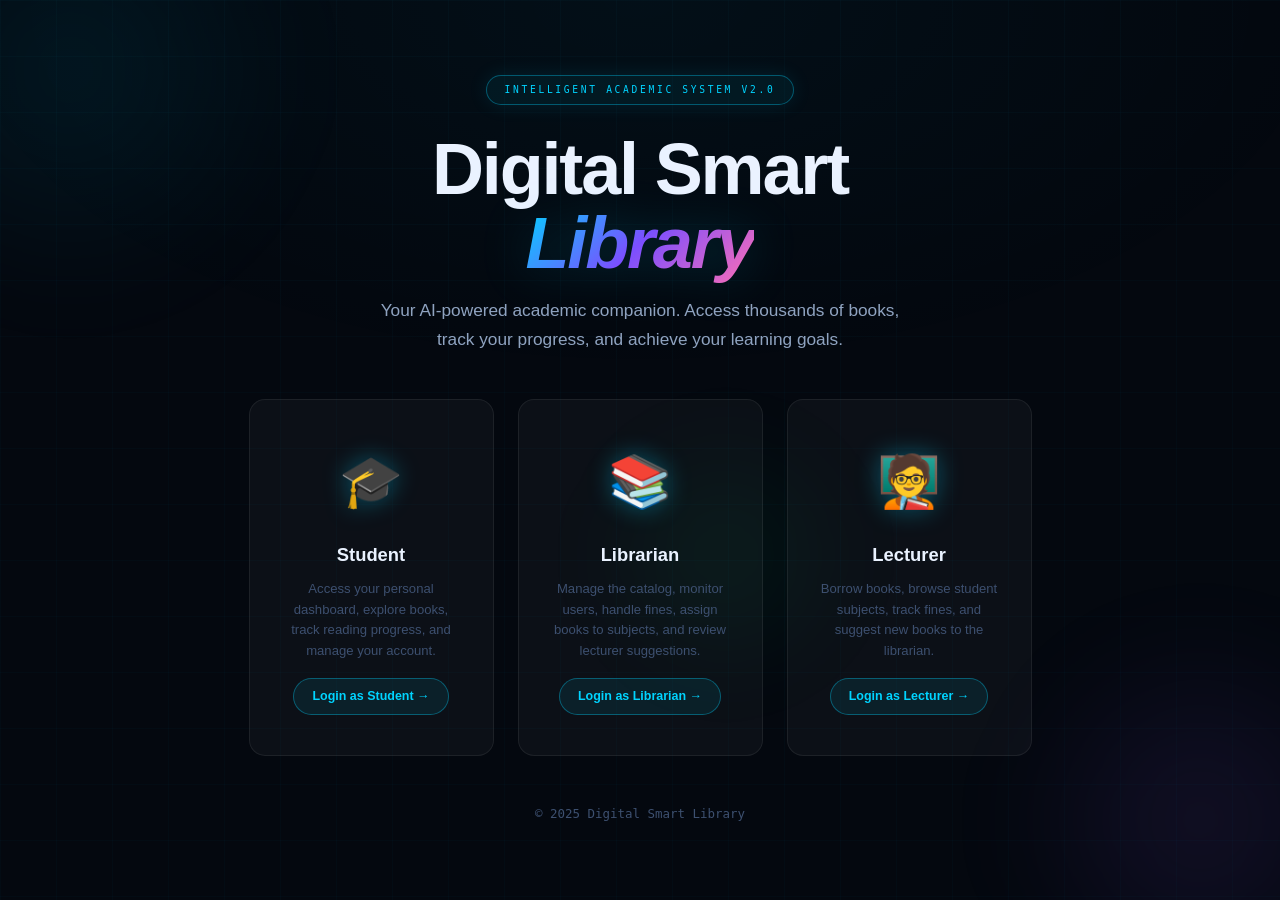
<file: dsl/index.html>
<!DOCTYPE html>
<html lang="en">
<head>
  <!-- CO5: Security Headers -->
  <meta http-equiv="X-Frame-Options" content="DENY">
  <meta http-equiv="X-XSS-Protection" content="1; mode=block">
  <meta http-equiv="Content-Security-Policy" content="default-src 'self' https://fonts.googleapis.com https://fonts.gstatic.com; style-src 'self' 'unsafe-inline' https://fonts.googleapis.com; script-src 'self' 'unsafe-inline'; font-src https://fonts.gstatic.com;">
  <meta http-equiv="Referrer-Policy" content="no-referrer">
  <meta charset="UTF-8"><meta name="viewport" content="width=device-width, initial-scale=1.0">
  <title>Digital Smart Library</title>
  <link rel="preconnect" href="https://fonts.googleapis.com">
  <link href="https://fonts.googleapis.com/css2?family=Sora:wght@300;400;500;600;700&family=Space+Mono:ital,wght@0,400;0,700;1,400&display=swap" rel="stylesheet">
  <link rel="stylesheet" href="styles.css">
</head>
<body>
  <div class="bg-grid"></div>
  <div class="orb-wrap"><div class="orb orb-1"></div><div class="orb orb-2"></div><div class="orb orb-3"></div></div>
  <div class="home-hero page-wrap">
    <span class="hero-badge">INTELLIGENT ACADEMIC SYSTEM v2.0</span>
    <h1 class="hero-title">Digital Smart<br><em>Library</em></h1>
    <p class="hero-sub">Your AI-powered academic companion. Access thousands of books, track your progress, and achieve your learning goals.</p>
    <div class="hero-cards">
      <div class="hero-card" onclick="window.location.href='login-student.html'">
        <div class="hero-card-glow"></div>
        <span class="hero-card-icon">🎓</span>
        <div class="hero-card-title">Student</div>
        <div class="hero-card-desc">Access your personal dashboard, explore books, track reading progress, and manage your account.</div>
        <span class="hero-card-link">Login as Student →</span>
      </div>
      <div class="hero-card" onclick="window.location.href='login-librarian.html'">
        <div class="hero-card-glow"></div>
        <span class="hero-card-icon">📚</span>
        <div class="hero-card-title">Librarian</div>
        <div class="hero-card-desc">Manage the catalog, monitor users, handle fines, assign books to subjects, and review lecturer suggestions.</div>
        <span class="hero-card-link">Login as Librarian →</span>
      </div>
      <div class="hero-card" onclick="window.location.href='login-lecturer.html'">
        <div class="hero-card-glow"></div>
        <span class="hero-card-icon">🧑‍🏫</span>
        <div class="hero-card-title">Lecturer</div>
        <div class="hero-card-desc">Borrow books, browse student subjects, track fines, and suggest new books to the librarian.</div>
        <span class="hero-card-link">Login as Lecturer →</span>
      </div>
    </div>
    <p style="margin-top:3rem;font-size:0.78rem;color:var(--text3);font-family:var(--font-mono);">© 2025 Digital Smart Library</p>
  </div>
  <div id="toast" class="toast"></div>
  <script src="app.js"></script>
</body>
</html>
</file>
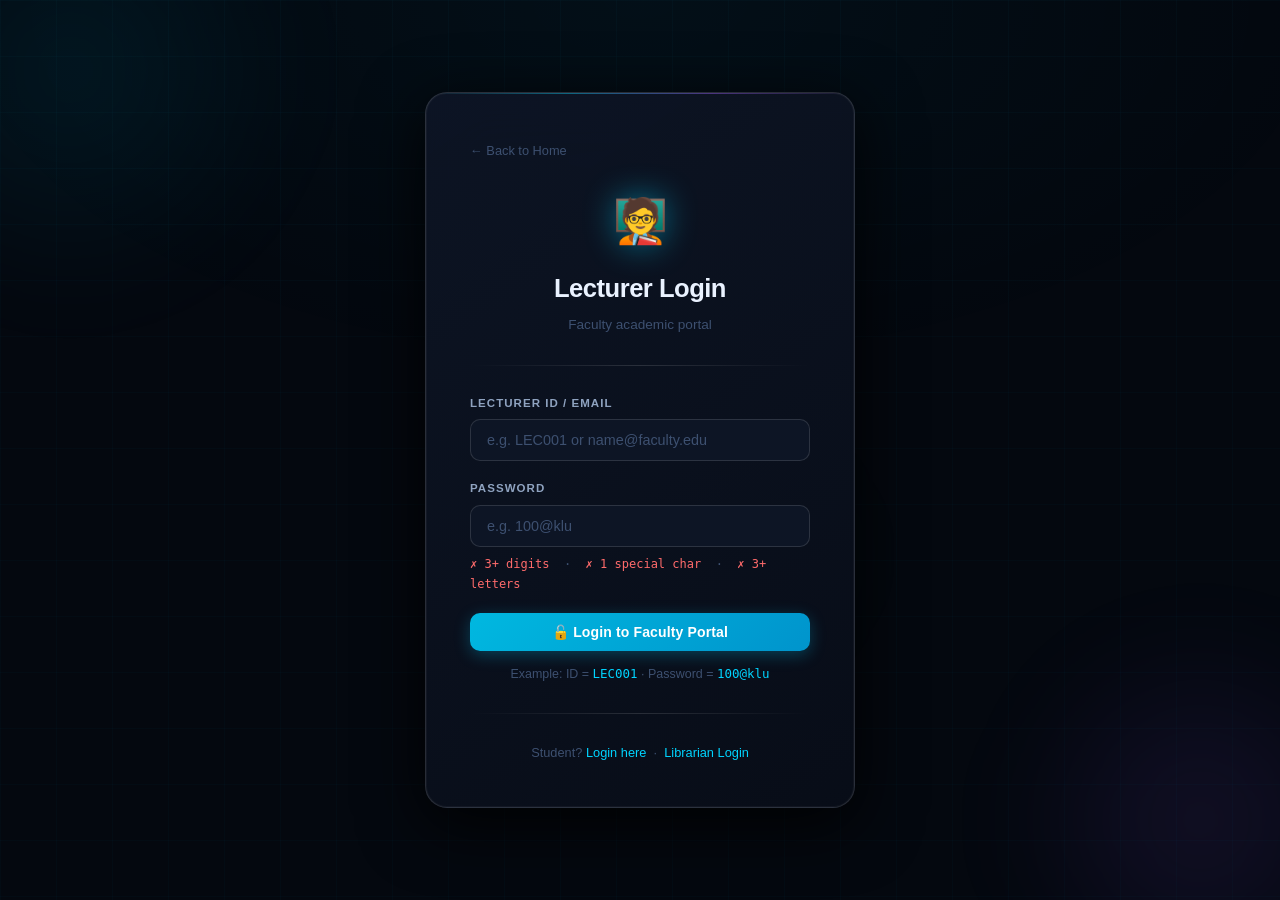
<file: dsl/dashboard-lecturer.html>
<!DOCTYPE html>
<html lang="en">
<head>
  <!-- CO5: Security Headers -->
  <meta http-equiv="X-Frame-Options" content="DENY">
  <meta http-equiv="X-XSS-Protection" content="1; mode=block">
  <meta http-equiv="Content-Security-Policy" content="default-src 'self' https://fonts.googleapis.com https://fonts.gstatic.com; style-src 'self' 'unsafe-inline' https://fonts.googleapis.com; script-src 'self' 'unsafe-inline'; font-src https://fonts.gstatic.com;">
  <meta http-equiv="Referrer-Policy" content="no-referrer">
  <meta charset="UTF-8"><meta name="viewport" content="width=device-width, initial-scale=1.0">
  <title>Lecturer Dashboard — Digital Smart Library</title>
  <link rel="preconnect" href="https://fonts.googleapis.com">
  <link href="https://fonts.googleapis.com/css2?family=Sora:wght@300;400;500;600;700&family=Space+Mono:ital,wght@0,400;0,700;1,400&display=swap" rel="stylesheet">
  <link rel="stylesheet" href="styles.css">
  <style>
    .section { display:none; animation:fadeUp 0.35s ease; }
    .section.active { display:block; }
    .tab-btn { padding:0.38rem 0.9rem; border-radius:20px; font-size:0.82rem; font-weight:600; border:1px solid var(--border); background:var(--surface); color:var(--text2); cursor:pointer; transition:all var(--transition); }
    .tab-btn:hover { border-color:var(--border2); color:var(--text); }
    .tab-btn.active { background:rgba(155,89,255,0.12); border-color:rgba(155,89,255,0.45); color:#9b59ff; }
    .chip { font-size:0.78rem; font-weight:500; padding:0.35rem 0.85rem; border-radius:20px; border:1px solid var(--border); background:var(--surface); color:var(--text2); transition:all var(--transition); cursor:pointer; display:inline-block; }
    .chip:hover { border-color:var(--border2); color:var(--text); }
    .chip.active { background:rgba(155,89,255,0.12); border-color:rgba(155,89,255,0.45); color:#9b59ff; }
    .lect-books-grid { display:grid; grid-template-columns:repeat(auto-fill,minmax(175px,1fr)); gap:1rem; }
    .lect-book-card { background:var(--surface); border:1px solid var(--border); border-radius:var(--radius); padding:1.25rem; position:relative; overflow:hidden; transition:all var(--transition); }
    .lect-book-card::before { content:''; position:absolute; top:0; left:0; right:0; height:2px; background:linear-gradient(90deg,#9b59ff,#ff6eb4); opacity:0; transition:opacity var(--transition); }
    .lect-book-card:hover { border-color:rgba(155,89,255,0.4); transform:translateY(-3px); box-shadow:0 8px 28px rgba(0,0,0,0.4); }
    .lect-book-card:hover::before { opacity:1; }
    .lect-issued-row { display:flex; align-items:center; gap:1rem; padding:0.85rem 1rem; border-bottom:1px solid var(--border); flex-wrap:wrap; }
    .lect-issued-row:last-child { border-bottom:none; }
    .subj-grid { display:grid; grid-template-columns:repeat(auto-fill,minmax(210px,1fr)); gap:1rem; }
    .subj-card { background:var(--surface); border:1px solid var(--border); border-radius:var(--radius); padding:1.2rem; cursor:pointer; transition:all var(--transition); position:relative; overflow:hidden; }
    .subj-card::before { content:''; position:absolute; top:0; left:0; right:0; height:2px; background:linear-gradient(90deg,#9b59ff,#ff6eb4); opacity:0; transition:opacity var(--transition); }
    .subj-card:hover { border-color:rgba(155,89,255,0.4); transform:translateY(-3px); box-shadow:0 8px 24px rgba(0,0,0,0.35); }
    .subj-card:hover::before { opacity:1; }
    .sugg-card { background:var(--surface); border:1px solid var(--border); border-radius:var(--radius); padding:1.25rem; margin-bottom:0.75rem; }
    .fine-due  { color:var(--red);   font-family:var(--font-mono); font-size:0.82rem; font-weight:700; }
    .fine-ok   { color:var(--green); font-family:var(--font-mono); font-size:0.82rem; font-weight:700; }
    .overdue-row td { background:rgba(255,77,109,0.04); }
    .borrow-cover { height:90px; background:linear-gradient(135deg,rgba(155,89,255,0.15),rgba(255,110,180,0.12)); border-radius:18px 18px 0 0; display:flex; align-items:center; justify-content:center; font-size:3.2rem; border-bottom:1px solid var(--border); }
    .lect-chip { font-family:var(--font-mono); font-size:0.58rem; font-weight:700; text-transform:uppercase; letter-spacing:0.12em; padding:2px 8px; border-radius:4px; color:#9b59ff; background:rgba(155,89,255,0.1); border:1px solid rgba(155,89,255,0.25); }
    .pu { color:#9b59ff; background:rgba(155,89,255,0.1); border:1px solid rgba(155,89,255,0.2); font-family:var(--font-mono); font-size:0.58rem; text-transform:uppercase; letter-spacing:0.1em; padding:2px 8px; border-radius:4px; display:inline-block; }
    .sugg-badge-p { background:rgba(255,179,71,0.12); color:var(--amber); border:1px solid rgba(255,179,71,0.3); font-family:var(--font-mono); font-size:0.58rem; text-transform:uppercase; letter-spacing:0.1em; padding:2px 8px; border-radius:4px; font-weight:700; }
    .sugg-badge-a { background:var(--green-dim); color:var(--green); border:1px solid rgba(0,255,136,0.3); font-family:var(--font-mono); font-size:0.58rem; text-transform:uppercase; letter-spacing:0.1em; padding:2px 8px; border-radius:4px; font-weight:700; }
    .sugg-badge-r { background:var(--red-dim); color:var(--red); border:1px solid rgba(255,77,109,0.3); font-family:var(--font-mono); font-size:0.58rem; text-transform:uppercase; letter-spacing:0.1em; padding:2px 8px; border-radius:4px; font-weight:700; }
    .reply-box { margin-top:0.6rem; padding:0.5rem 0.75rem; background:var(--surface2); border-radius:8px; border-left:3px solid var(--cyan); font-size:0.78rem; color:var(--text2); }
  </style>
</head>
<body>
  <div class="bg-grid"></div>
  <div class="orb-wrap"><div class="orb orb-1"></div><div class="orb orb-2"></div><div class="orb orb-3"></div></div>

  <aside class="sidebar" id="sidebar">
    <header class="sidebar-header"><div class="sidebar-logo"><span class="logo-icon">📚</span><div class="logo-text">Smart<span>Lib</span></div></div></header>
    <div class="sidebar-user-card">
      <div class="user-avatar" id="sb-avatar">L</div>
      <div><div class="user-name" id="sb-name">Lecturer</div><span class="lect-chip">🧑‍🏫 LECTURER</span></div>
    </div>
    <nav class="sidebar-nav">
      <a class="nav-item active" onclick="navigate('dashboard',this)"><span class="nav-icon">🏠</span><span class="nav-text">Dashboard</span></a>
      <a class="nav-item" onclick="navigate('borrow',this)"><span class="nav-icon">📖</span><span class="nav-text">Borrow Books</span></a>
      <a class="nav-item" onclick="navigate('issued',this)"><span class="nav-icon">📋</span><span class="nav-text">My Borrowed Books</span></a>
      <a class="nav-item" onclick="navigate('fines',this)"><span class="nav-icon">💰</span><span class="nav-text">Fine &amp; Dues</span></a>
      <a class="nav-item" onclick="navigate('subjects',this)"><span class="nav-icon">📘</span><span class="nav-text">Student Subjects</span></a>
      <a class="nav-item" onclick="navigate('suggest',this)">
        <span class="nav-icon">💡</span><span class="nav-text">Suggest to Librarian</span>
        <span class="badge badge-red" id="pend-badge" style="display:none">0</span>
      </a>
      <a class="nav-item" onclick="navigate('profile',this)"><span class="nav-icon">👤</span><span class="nav-text">My Profile</span></a>
    </nav>
    <div class="sidebar-footer"><button class="logout-btn" onclick="doLogout()">🚪 Logout</button></div>
  </aside>

  <button class="hamburger" id="hamburger" onclick="toggleSidebarLect()"><span></span><span></span><span></span></button>
  <div class="sidebar-overlay" id="sb-overlay" onclick="toggleSidebarLect()"></div>

  <main class="main-content page-wrap">

    <!-- DASHBOARD -->
    <section id="sec-dashboard" class="section active">
      <div class="page-header"><div>
        <h1 class="page-title" id="dash-greeting">Good morning, Lecturer!</h1>
        <p class="page-subtitle">Faculty academic portal overview</p>
      </div></div>
      <div class="stats-grid" id="dash-stats"></div>
      <div style="display:grid;grid-template-columns:1fr 1fr;gap:1.5rem;margin-top:1rem" id="dash-grid">
        <div class="glass-card">
          <div class="card-head"><h2 class="card-heading">📋 Currently Borrowed</h2>
            <button class="btn btn-secondary btn-sm" onclick="navigate('issued',document.querySelectorAll('.nav-item')[2])">View All →</button></div>
          <div id="dash-borrowed"></div>
        </div>
        <div class="glass-card">
          <div class="card-head"><h2 class="card-heading">💡 My Suggestions</h2>
            <button class="btn btn-secondary btn-sm" onclick="navigate('suggest',document.querySelectorAll('.nav-item')[5])">View All →</button></div>
          <div id="dash-suggestions"></div>
        </div>
      </div>
    </section>

    <!-- BORROW -->
    <section id="sec-borrow" class="section">
      <div class="page-header"><div>
        <h1 class="page-title">📖 Borrow Books</h1>
        <p class="page-subtitle" id="borrow-count">Browse and borrow from the library</p>
      </div></div>
      <div class="glass-card" style="padding:1rem 1.25rem;margin-bottom:1rem">
        <div class="search-wrap" style="margin-bottom:0.75rem">
          <span class="search-icon">🔍</span>
          <input type="text" id="borrow-search" class="search-input" placeholder="Search title or author…" oninput="renderBorrow()">
        </div>
        <div id="borrow-filters" class="filter-row"></div>
      </div>
      <div class="lect-books-grid" id="borrow-grid"></div>
    </section>

    <!-- ISSUED -->
    <section id="sec-issued" class="section">
      <div class="page-header"><div>
        <h1 class="page-title">📋 My Borrowed Books</h1>
        <p class="page-subtitle">Books currently issued to you</p>
      </div></div>
      <div class="glass-card" style="padding:0;overflow:hidden"><div id="issued-list"></div></div>
    </section>

    <!-- FINES -->
    <section id="sec-fines" class="section">
      <div class="page-header"><div>
        <h1 class="page-title">💰 Fine &amp; Due Payment</h1>
        <p class="page-subtitle">Outstanding fines and overdue books</p>
        <!-- CO5 Semantic: <o> displays computed fine total -->
        <output id="lect-fine-output" aria-label="Total fine due" style="font-family:var(--font-mono);font-weight:700;color:var(--cyan);font-size:0.9rem;align-self:center"></o>
      </div></div>
      <div id="fines-wrap"></div>
    </section>

    <!-- SUBJECTS -->
    <section id="sec-subjects" class="section">
      <div class="page-header"><div>
        <h1 class="page-title">📘 Student Subjects</h1>
        <p class="page-subtitle">Browse subjects and assigned books by branch and year</p>
      </div></div>
      <div class="glass-card" style="margin-bottom:1rem">
        <div style="display:flex;gap:1.5rem;flex-wrap:wrap">
          <div>
            <label class="form-label" style="margin-bottom:0.4rem">Branch</label>
            <div style="display:flex;gap:0.4rem;flex-wrap:wrap" id="subj-branch-tabs">
              <button class="tab-btn active" onclick="selBranch('CSE',this)">💻 CSE</button>
              <button class="tab-btn" onclick="selBranch('CSIT',this)">🖥️ CSIT</button>
              <button class="tab-btn" onclick="selBranch('ECE',this)">📡 ECE</button>
              <button class="tab-btn" onclick="selBranch('AIDS',this)">🤖 AIDS</button>
            </div>
          </div>
          <div>
            <label class="form-label" style="margin-bottom:0.4rem">Year</label>
            <div style="display:flex;gap:0.4rem" id="subj-year-tabs">
              <button class="tab-btn active" onclick="selYear(1,this)">Year 1</button>
              <button class="tab-btn" onclick="selYear(2,this)">Year 2</button>
              <button class="tab-btn" onclick="selYear(3,this)">Year 3</button>
              <button class="tab-btn" onclick="selYear(4,this)">Year 4</button>
            </div>
          </div>
        </div>
      </div>
      <div id="subj-back-row" style="display:none;margin-bottom:1rem;display:flex;align-items:center;gap:0.75rem">
        <button class="btn btn-secondary btn-sm" onclick="backToSubjects()">← Back</button>
        <span id="subj-drill-title" style="font-size:0.85rem;color:var(--text2)"></span>
      </div>
      <div id="subj-container"></div>
    </section>

    <!-- SUGGEST -->
    <section id="sec-suggest" class="section">
      <div class="page-header"><div>
        <h1 class="page-title">💡 Suggest to Librarian</h1>
        <p class="page-subtitle">Recommend books to be added to the library</p>
      </div></div>
      <div class="stats-grid" id="sugg-stats"></div>
      <div class="glass-card" style="margin:1.25rem 0">
        <h2 class="card-heading" style="margin-bottom:1.25rem">📬 New Suggestion</h2>
        <div class="form-group"><label class="form-label">Book Title *</label><input type="text" id="sg-title" class="form-input" placeholder="e.g. Clean Architecture"></div>
        <div style="display:grid;grid-template-columns:1fr 1fr;gap:1rem">
          <div class="form-group"><label class="form-label">Author</label><input type="text" id="sg-author" class="form-input" placeholder="e.g. Robert C. Martin"></div>
          <div class="form-group"><label class="form-label">Category</label>
            <select id="sg-cat" class="form-select"><option>Programming</option><option>Academic</option><option>Personality</option><option>Novels</option><option>Career</option></select>
          </div>
        </div>
        <div class="form-group"><label class="form-label">Reason / Note</label><textarea id="sg-note" class="form-textarea" placeholder="Why should this book be added?"></textarea></div>
        <button class="btn btn-primary" onclick="submitSugg()">📬 Send Suggestion</button>
      </div>
      <div class="glass-card">
        <h2 class="card-heading" style="margin-bottom:1.25rem">📜 My Suggestion History</h2>
        <div id="sugg-history"></div>
      </div>
    </section>

    <!-- PROFILE -->
    <section id="sec-profile" class="section">
      <div class="page-header"><div>
        <h1 class="page-title">👤 My Profile</h1>
        <p class="page-subtitle">Your faculty account details</p>
      </div></div>
      <div style="display:grid;grid-template-columns:1fr 1fr;gap:1.5rem;align-items:start" id="prof-grid">
        <div class="glass-card" style="text-align:center">
          <div class="profile-avatar-big" id="prof-av">L</div>
          <div class="profile-name" id="prof-nm">Lecturer</div>
          <div style="margin-top:4px"><span class="lect-chip">🧑‍🏫 LECTURER</span></div>
          <ul class="profile-stats" style="margin-top:1.25rem;text-align:left" id="prof-stats"></ul>
        </div>
        <div class="glass-card">
          <h2 class="card-heading" style="margin-bottom:1.25rem">💰 Fine Status</h2>
          <div id="prof-fine"></div>
        </div>
      </div>
    </section>

  </main>

  <!-- BORROW MODAL -->
  <div id="borrow-modal" class="modal-overlay" onclick="if(event.target===this)closeBorrowModal()">
    <div class="modal-box" style="padding:0;overflow:hidden">
      <figure class="borrow-cover" id="bm-icon" style="margin:0" aria-label="Book cover">📚</figure>
      <div style="padding:1.5rem">
        <button class="modal-close-btn" onclick="closeBorrowModal()">✕</button>
        <div class="modal-title" id="bm-title">Borrow Book</div>
        <div style="font-size:0.85rem;color:var(--text2);margin-bottom:1.25rem" id="bm-author"></div>
        <input type="hidden" id="bm-id">
        <div style="display:grid;grid-template-columns:1fr 1fr;gap:1rem">
          <div class="form-group"><label class="form-label">Issue Date</label><input type="date" id="bm-issue" class="form-input"></div>
          <div class="form-group"><label class="form-label">Due Date</label><input type="date" id="bm-due" class="form-input"></div>
        </div>
        <div class="modal-actions">
          <button class="btn btn-secondary" onclick="closeBorrowModal()">Cancel</button>
          <button class="btn btn-primary" onclick="confirmBorrow()">📖 Confirm Borrow</button>
        </div>
      </div>
    </div>
  </div>

  <div id="toast" class="toast"></div>
  <script src="app.js"></script>
  <script>
    // ── AUTH GUARD ──
    var CU = getCurrentUser();
    if (!CU || CU.role !== 'lecturer') window.location.href = 'login-lecturer.html';

    document.getElementById('sb-avatar').textContent = (CU.name || 'L')[0].toUpperCase();
    document.getElementById('sb-name').textContent   = CU.name || 'Lecturer';
    document.getElementById('dash-greeting').textContent = getGreeting() + ', ' + (CU.name || 'Lecturer') + '! 🧑‍🏫';

    // ── DEFAULT SUBJECTS (fallback if librarian hasn't saved yet) ──
    var DEFAULT_SUBJECTS_LECT = {
      CSE:{1:[{id:'cse1_1',code:'DSA1',name:'Data Structures & Algorithms I',icon:'🌲',desc:'Arrays, Linked Lists, Stacks, Queues'},{id:'cse1_2',code:'DSA2',name:'Data Structures & Algorithms II',icon:'🔄',desc:'Graphs, Heaps, Advanced Trees'},{id:'cse1_3',code:'DM',name:'Discrete Mathematics',icon:'∑',desc:'Logic, Sets, Graph Theory'},{id:'cse1_4',code:'JAVA',name:'Java Programming',icon:'☕',desc:'OOP, Collections, Exception Handling'},{id:'cse1_5',code:'FWD',name:'Front-End Web Dev',icon:'🌐',desc:'HTML, CSS, JavaScript, React'},{id:'cse1_6',code:'DDCA',name:'Digital Design & Computer Architecture',icon:'💡',desc:'Logic Gates, Boolean Algebra'},{id:'cse1_7',code:'DBMS',name:'Database Management Systems',icon:'🗃️',desc:'SQL, ER Diagrams, Normalization'},{id:'cse1_8',code:'MDSA',name:'Maths for Data Science',icon:'📊',desc:'Statistics, Probability, Linear Algebra'},{id:'cse1_9',code:'AOOP',name:'Advanced OOP',icon:'🧩',desc:'Design Patterns, SOLID Principles'},{id:'cse1_10',code:'AI',name:'Artificial Intelligence',icon:'🤖',desc:'Search, Knowledge Representation, ML'}],2:[{id:'cse2_1',code:'OS',name:'Operating Systems',icon:'⚙️',desc:'Processes, Scheduling, Memory'},{id:'cse2_2',code:'CN',name:'Computer Networks',icon:'🌐',desc:'OSI, TCP/IP, Routing'},{id:'cse2_3',code:'TOC',name:'Theory of Computation',icon:'🔁',desc:'Automata, Turing Machines'},{id:'cse2_4',code:'SE',name:'Software Engineering',icon:'🛠️',desc:'SDLC, Agile, UML, Testing'},{id:'cse2_5',code:'DAA',name:'Design & Analysis of Algorithms',icon:'📐',desc:'Greedy, DP, NP-Completeness'},{id:'cse2_6',code:'COA',name:'Computer Organization',icon:'🏗️',desc:'CPU, Pipelining, Cache'},{id:'cse2_7',code:'MP',name:'Microprocessors',icon:'🔬',desc:'8086, Assembly, Embedded C'},{id:'cse2_8',code:'EVS',name:'Environmental Science',icon:'🌿',desc:'Ecology, Pollution, Sustainability'}],3:[{id:'cse3_1',code:'ML',name:'Machine Learning',icon:'🧠',desc:'Regression, Classification, Clustering'},{id:'cse3_2',code:'DL',name:'Deep Learning',icon:'🔥',desc:'CNN, RNN, Transformers'},{id:'cse3_3',code:'CC',name:'Cloud Computing',icon:'☁️',desc:'AWS, Azure, GCP, Containers'},{id:'cse3_4',code:'IS',name:'Information Security',icon:'🔐',desc:'Cryptography, Network Security'},{id:'cse3_5',code:'WD',name:'Full Stack Web Dev',icon:'💻',desc:'Node.js, React, REST APIs'},{id:'cse3_6',code:'DC',name:'Distributed Computing',icon:'🔗',desc:'MapReduce, Consensus'},{id:'cse3_7',code:'CD',name:'Compiler Design',icon:'⚡',desc:'Parsing, Code Generation'},{id:'cse3_8',code:'PE',name:'Professional Ethics',icon:'⚖️',desc:'Cyber Law, IP Rights'}],4:[{id:'cse4_1',code:'BD',name:'Big Data Analytics',icon:'📦',desc:'Hadoop, Spark, HDFS'},{id:'cse4_2',code:'IOT',name:'Internet of Things',icon:'📡',desc:'IoT, Sensors, Edge Computing'},{id:'cse4_3',code:'BC',name:'Blockchain',icon:'⛓️',desc:'Smart Contracts, DeFi'},{id:'cse4_4',code:'CV',name:'Computer Vision',icon:'👁️',desc:'OpenCV, Object Detection'},{id:'cse4_5',code:'NLP',name:'NLP',icon:'📝',desc:'Transformers, BERT, Sentiment'},{id:'cse4_6',code:'SD',name:'Software Architecture',icon:'🏛️',desc:'Microservices, System Design'},{id:'cse4_7',code:'RP',name:'Capstone Project',icon:'🔬',desc:'Industry-level project'},{id:'cse4_8',code:'EL',name:'Elective',icon:'🎯',desc:'Advanced Topics'}]},
      CSIT:{1:[{id:'csit1_1',code:'DSA1',name:'Data Structures I',icon:'🌲',desc:'Arrays, Stacks, Queues'},{id:'csit1_2',code:'DSA2',name:'Data Structures II',icon:'🔄',desc:'Graphs, Trees'},{id:'csit1_3',code:'DM',name:'Discrete Mathematics',icon:'∑',desc:'Logic, Graph Theory'},{id:'csit1_4',code:'JAVA',name:'Java Programming',icon:'☕',desc:'OOP, Collections'},{id:'csit1_5',code:'FWD',name:'Front-End Web Dev',icon:'🌐',desc:'HTML, CSS, JS'},{id:'csit1_6',code:'DDCA',name:'Digital Design',icon:'💡',desc:'Logic Gates, Circuits'},{id:'csit1_7',code:'DBMS',name:'Database Systems',icon:'🗃️',desc:'SQL, Normalization'},{id:'csit1_8',code:'MDSA',name:'Maths for DS',icon:'📊',desc:'Stats, Probability'},{id:'csit1_9',code:'AOOP',name:'Advanced OOP',icon:'🧩',desc:'Design Patterns'},{id:'csit1_10',code:'AI',name:'Artificial Intelligence',icon:'🤖',desc:'Search, ML Basics'}],2:[{id:'csit2_1',code:'OS',name:'Operating Systems',icon:'⚙️',desc:'Processes, Memory'},{id:'csit2_2',code:'CN',name:'Networks',icon:'🌐',desc:'OSI, TCP/IP'},{id:'csit2_3',code:'SE',name:'Software Engineering',icon:'🛠️',desc:'Agile, SDLC'},{id:'csit2_4',code:'DAA',name:'Algorithm Design',icon:'📐',desc:'Greedy, DP'},{id:'csit2_5',code:'IT',name:'Information Theory',icon:'📡',desc:'Entropy, Coding'},{id:'csit2_6',code:'WT',name:'Web Technologies',icon:'💻',desc:'HTML5, JS, AJAX'},{id:'csit2_7',code:'PM',name:'Project Management',icon:'📋',desc:'Agile, Scrum'},{id:'csit2_8',code:'DW',name:'Data Warehousing',icon:'🏢',desc:'ETL, OLAP'}],3:[{id:'csit3_1',code:'ML',name:'Machine Learning',icon:'🧠',desc:'Supervised, Unsupervised'},{id:'csit3_2',code:'DS',name:'Data Science',icon:'📉',desc:'Pandas, EDA'},{id:'csit3_3',code:'CC',name:'Cloud Computing',icon:'☁️',desc:'Cloud, DevOps'},{id:'csit3_4',code:'IS',name:'InfoSec',icon:'🔐',desc:'Crypto, Firewalls'},{id:'csit3_5',code:'MO',name:'Mobile Dev',icon:'📱',desc:'Android, Flutter'},{id:'csit3_6',code:'BA',name:'Business Analytics',icon:'📈',desc:'Power BI, KPIs'},{id:'csit3_7',code:'NLP',name:'NLP',icon:'📝',desc:'BERT, ChatBots'},{id:'csit3_8',code:'PE',name:'Ethics & Cyber Law',icon:'⚖️',desc:'IT Act, Data Privacy'}],4:[{id:'csit4_1',code:'BD',name:'Big Data',icon:'📦',desc:'Hadoop, Spark'},{id:'csit4_2',code:'AI2',name:'Advanced AI',icon:'🔥',desc:'CNN, GAN, AutoML'},{id:'csit4_3',code:'BC',name:'Blockchain',icon:'⛓️',desc:'DLT, Crypto'},{id:'csit4_4',code:'CY',name:'Cybersecurity',icon:'🛡️',desc:'SIEM, SOC'},{id:'csit4_5',code:'ERP',name:'ERP Systems',icon:'🏭',desc:'SAP, Oracle'},{id:'csit4_6',code:'RP',name:'Capstone',icon:'🔬',desc:'Industry project'},{id:'csit4_7',code:'INT',name:'Internship',icon:'🏢',desc:'Industry training'},{id:'csit4_8',code:'EL',name:'Elective',icon:'🚀',desc:'Emerging Tech'}]},
      ECE:{1:[{id:'ece1_1',code:'BEE',name:'Basic Electrical Engg',icon:'⚡',desc:"Circuits, KVL/KCL"},{id:'ece1_2',code:'EDT',name:'Electronic Devices',icon:'💡',desc:'Diodes, Transistors'},{id:'ece1_3',code:'DM',name:'Discrete Maths',icon:'∑',desc:'Logic, Graph Theory'},{id:'ece1_4',code:'DDCA',name:'Digital Design',icon:'🔌',desc:'Logic Gates, Flip-Flops'},{id:'ece1_5',code:'PIC',name:'Programming for IoT',icon:'🐍',desc:'C/Python, GPIO'},{id:'ece1_6',code:'SS',name:'Signals & Systems',icon:'〰️',desc:'Fourier, Laplace'},{id:'ece1_7',code:'MDSA',name:'Maths for DS',icon:'📊',desc:'Stats, Linear Algebra'},{id:'ece1_8',code:'EM',name:'Engineering Maths',icon:'➗',desc:'Calculus, DE'},{id:'ece1_9',code:'FWD',name:'Web Development',icon:'🌐',desc:'HTML, CSS, JS'},{id:'ece1_10',code:'AI',name:'AI Fundamentals',icon:'🤖',desc:'Search, ML intro'}],2:[{id:'ece2_1',code:'AEC',name:'Analog Circuits',icon:'📻',desc:'Amplifiers, Oscillators'},{id:'ece2_2',code:'DEC',name:'Digital Electronics',icon:'💾',desc:'Sequential Logic'},{id:'ece2_3',code:'MP',name:'Microprocessors',icon:'🔬',desc:'8051, ARM, Arduino'},{id:'ece2_4',code:'EMT',name:'Electromagnetic Theory',icon:'🧲',desc:"Maxwell's Equations"},{id:'ece2_5',code:'CT',name:'Communication Theory',icon:'📡',desc:'AM/FM, Modulation'},{id:'ece2_6',code:'CN',name:'Computer Networks',icon:'🌐',desc:'OSI, TCP/IP'},{id:'ece2_7',code:'DBMS',name:'Database Systems',icon:'🗃️',desc:'SQL, Normalization'},{id:'ece2_8',code:'EVS',name:'Environmental Science',icon:'🌿',desc:'E-waste, Sustainability'}],3:[{id:'ece3_1',code:'VLSI',name:'VLSI Design',icon:'🔲',desc:'CMOS, Verilog, FPGA'},{id:'ece3_2',code:'DSP',name:'Digital Signal Processing',icon:'🔊',desc:'FFT, FIR/IIR'},{id:'ece3_3',code:'ES',name:'Embedded Systems',icon:'⚙️',desc:'ARM, RTOS'},{id:'ece3_4',code:'IOT',name:'Internet of Things',icon:'📡',desc:'MQTT, Edge'},{id:'ece3_5',code:'WC',name:'Wireless Communications',icon:'📶',desc:'5G, OFDM, MIMO'},{id:'ece3_6',code:'OFC',name:'Optical Fiber',icon:'💎',desc:'WDM, Amplifiers'},{id:'ece3_7',code:'AI',name:'AI for ECE',icon:'🤖',desc:'TinyML, Edge AI'},{id:'ece3_8',code:'PE',name:'Professional Ethics',icon:'⚖️',desc:'IEEE Standards'}],4:[{id:'ece4_1',code:'VLSI2',name:'Advanced VLSI',icon:'🏭',desc:'FinFET, 3D IC'},{id:'ece4_2',code:'RF',name:'RF Engineering',icon:'📡',desc:'Waveguides, Radar'},{id:'ece4_3',code:'ROB',name:'Robotics',icon:'🦾',desc:'PID, Kinematics'},{id:'ece4_4',code:'MED',name:'Medical Electronics',icon:'🏥',desc:'ECG, Imaging'},{id:'ece4_5',code:'AV',name:'Autonomous Vehicles',icon:'🚗',desc:'LiDAR, Path Planning'},{id:'ece4_6',code:'RP',name:'Capstone',icon:'🔬',desc:'Industry project'},{id:'ece4_7',code:'EL',name:'Elective',icon:'🎯',desc:'Advanced Topics'},{id:'ece4_8',code:'INT',name:'Internship',icon:'🏢',desc:'Industry training'}]},
      AIDS:{1:[{id:'aids1_1',code:'DSA1',name:'Data Structures I',icon:'🌲',desc:'Arrays, Stacks'},{id:'aids1_2',code:'DSA2',name:'Data Structures II',icon:'🔄',desc:'Graphs, Trees'},{id:'aids1_3',code:'DM',name:'Discrete Maths',icon:'∑',desc:'Logic, Graph Theory'},{id:'aids1_4',code:'JAVA',name:'Java Programming',icon:'☕',desc:'OOP, Collections'},{id:'aids1_5',code:'FWD',name:'Web Dev',icon:'🌐',desc:'HTML, CSS, JS, React'},{id:'aids1_6',code:'DDCA',name:'Digital Design',icon:'💡',desc:'Logic Gates, Circuits'},{id:'aids1_7',code:'DBMS',name:'Database Systems',icon:'🗃️',desc:'SQL, NoSQL'},{id:'aids1_8',code:'MDSA',name:'Maths for DS',icon:'📊',desc:'Stats, Probability, LA'},{id:'aids1_9',code:'AOOP',name:'Advanced OOP',icon:'🧩',desc:'Design Patterns, SOLID'},{id:'aids1_10',code:'AI',name:'AI Foundations',icon:'🤖',desc:'Search, ML, Ethics'}],2:[{id:'aids2_1',code:'ML',name:'Machine Learning',icon:'🧠',desc:'Regression, SVM, RF'},{id:'aids2_2',code:'DS',name:'Data Science Python',icon:'📉',desc:'Pandas, Scikit-Learn'},{id:'aids2_3',code:'STA',name:'Statistics',icon:'🎲',desc:'Bayesian, Hypothesis Testing'},{id:'aids2_4',code:'DV',name:'Data Visualization',icon:'📈',desc:'Tableau, Power BI'},{id:'aids2_5',code:'OS',name:'Operating Systems',icon:'⚙️',desc:'Processes, Memory'},{id:'aids2_6',code:'CN',name:'Networks',icon:'🌐',desc:'OSI, TCP/IP, APIs'},{id:'aids2_7',code:'SE',name:'Software Engineering',icon:'🛠️',desc:'Agile, CI/CD'},{id:'aids2_8',code:'BA',name:'Business Analytics',icon:'💼',desc:'KPIs, Decision Science'}],3:[{id:'aids3_1',code:'DL',name:'Deep Learning',icon:'🔥',desc:'CNN, RNN, Transformers'},{id:'aids3_2',code:'BD',name:'Big Data',icon:'📦',desc:'Hadoop, Spark, Kafka'},{id:'aids3_3',code:'NLP',name:'NLP',icon:'📝',desc:'BERT, GPT, Chatbots'},{id:'aids3_4',code:'CV',name:'Computer Vision',icon:'👁️',desc:'Object Detection'},{id:'aids3_5',code:'RL',name:'Reinforcement Learning',icon:'🎮',desc:'Q-Learning, Game AI'},{id:'aids3_6',code:'CC',name:'Cloud & MLOps',icon:'☁️',desc:'SageMaker, MLflow'},{id:'aids3_7',code:'XAI',name:'Explainable AI',icon:'⚖️',desc:'SHAP, LIME, Fairness'},{id:'aids3_8',code:'TS',name:'Time Series',icon:'⏰',desc:'ARIMA, Forecasting'}],4:[{id:'aids4_1',code:'GAI',name:'Generative AI & LLMs',icon:'✨',desc:'GPT, Diffusion, RAG'},{id:'aids4_2',code:'RA',name:'Recommender Systems',icon:'🎯',desc:'Collaborative Filtering'},{id:'aids4_3',code:'FE',name:'Feature Engineering',icon:'⚗️',desc:'AutoML, HPO'},{id:'aids4_4',code:'GNN',name:'Graph Neural Networks',icon:'🕸️',desc:'GCN, Knowledge Graphs'},{id:'aids4_5',code:'DE',name:'Data Engineering',icon:'🔧',desc:'dbt, Airflow, Lakehouse'},{id:'aids4_6',code:'IOT_AI',name:'AI for IoT',icon:'📡',desc:'TinyML, Federated Learning'},{id:'aids4_7',code:'RP',name:'Capstone Project',icon:'🔬',desc:'Industry AI/DS project'},{id:'aids4_8',code:'INT',name:'Internship',icon:'🏢',desc:'Industry training'}]}
    };

    function getLectSubjects() {
      try { var s = localStorage.getItem('dsl_subjects'); if (s) return JSON.parse(s); } catch(e) {}
      return JSON.parse(JSON.stringify(DEFAULT_SUBJECTS_LECT));
    }

    // ── SIDEBAR ──
    function toggleSidebarLect() {
      document.getElementById('sidebar').classList.toggle('open');
      document.getElementById('sb-overlay').classList.toggle('open');
    }

    // ── NAV ──
    function navigate(sec, el) {
      document.querySelectorAll('.section').forEach(function(s){ s.classList.remove('active'); });
      document.querySelectorAll('.nav-item').forEach(function(n){ n.classList.remove('active'); });
      document.getElementById('sec-' + sec).classList.add('active');
      if (el) el.classList.add('active');
      var map = { dashboard:renderDashboard, borrow:renderBorrow, issued:renderIssued,
                  fines:renderFines, subjects:renderSubjects, suggest:renderSuggest, profile:renderProfile };
      if (map[sec]) map[sec]();
    }
    function doLogout() { clearCurrentUser(); window.location.href = 'index.html'; }

    // ── DASHBOARD ──
    function renderDashboard() {
      var books = getBooks();
      var state = getLecturerState(CU.id);
      var users = getUsers();
      var me    = users.find(function(u){ return u.id === CU.id; }) || CU;
      var mySupp = getSuggestions().filter(function(s){ return s.lecturerId === CU.id; });
      var pend = mySupp.filter(function(s){ return s.status === 'pending'; }).length;
      var pb = document.getElementById('pend-badge');
      if (pb) { pb.textContent = pend; pb.style.display = pend > 0 ? '' : 'none'; }

      document.getElementById('dash-stats').innerHTML = [
        {icon:'📚', val:books.length,        lbl:'Library Books'},
        {icon:'📖', val:state.issued.length, lbl:'Borrowed'},
        {icon:'💡', val:mySupp.length,        lbl:'Suggestions'},
        {icon:'💰', val:'₹'+(me.fine||0),    lbl:'Fine Due'}
      ].map(function(s){ return '<div class="stat-card"><span class="stat-icon">'+s.icon+'</span><div class="stat-val">'+s.val+'</div><div class="stat-lbl">'+s.lbl+'</div></div>'; }).join('');

      var issued = state.issued || [];
      document.getElementById('dash-borrowed').innerHTML = issued.length
        ? issued.slice(0,4).map(function(item){
            var b = books.find(function(x){ return x.id === item.bookId; });
            if (!b) return '';
            var od = new Date(item.dueDate) < new Date();
            return '<div class="lect-issued-row"><span style="font-size:1.6rem">'+b.cover+'</span><div style="flex:1"><div style="font-size:0.875rem;font-weight:600">'+b.title+'</div><div style="font-size:0.72rem;color:var(--text3)">Due: '+item.dueDate+'</div></div><span class="badge '+(od?'badge-red':'badge-green')+'">'+(od?'OVERDUE':'ON TIME')+'</span></div>';
          }).join('')
        : '<div class="empty-state"><span class="empty-icon">📭</span><div class="empty-text">No books borrowed yet</div></div>';

      document.getElementById('dash-suggestions').innerHTML = mySupp.length
        ? mySupp.slice(-4).reverse().map(suggRowHTML).join('')
        : '<div class="empty-state"><span class="empty-icon">💡</span><div class="empty-text">No suggestions yet</div></div>';

      var g = document.getElementById('dash-grid');
      if (g) g.style.gridTemplateColumns = window.innerWidth < 900 ? '1fr' : '1fr 1fr';
    }
    window.addEventListener('resize', function(){
      var g = document.getElementById('dash-grid');
      if (g && document.getElementById('sec-dashboard').classList.contains('active'))
        g.style.gridTemplateColumns = window.innerWidth < 900 ? '1fr' : '1fr 1fr';
    });

    // ── BORROW ──
    var borrowCat = 'All';
    function renderBorrow() {
      var books = getBooks();
      var q = (document.getElementById('borrow-search') ? document.getElementById('borrow-search').value : '').toLowerCase();
      var state = getLecturerState(CU.id);
      var cats = ['All','Programming','Academic','Personality','Novels','Career'];
      document.getElementById('borrow-filters').innerHTML = cats.map(function(c){
        return '<button class="chip '+(borrowCat===c?'active':'')+'" onclick="setBCat(\''+c+'\')">'+c+'</button>';
      }).join(' ');
      var filtered = books.filter(function(b){
        return (borrowCat==='All'||b.category===borrowCat) && (!q||b.title.toLowerCase().includes(q)||b.author.toLowerCase().includes(q));
      }).sort(function(a,b){ return b.popularity - a.popularity; });
      document.getElementById('borrow-count').textContent = 'Showing '+filtered.length+' book'+(filtered.length!==1?'s':'');
      document.getElementById('borrow-grid').innerHTML = filtered.length
        ? filtered.map(function(b){ return bookCard(b, state); }).join('')
        : '<div class="empty-state" style="grid-column:1/-1"><span class="empty-icon">🔍</span><div class="empty-text">No books found</div></div>';
    }
    function setBCat(c) { borrowCat = c; renderBorrow(); }

    function bookCard(b, state) {
      var already = (state.issued||[]).some(function(i){ return i.bookId === b.id; });
      var price = b.price || 0;
      var avail = b.availableCopies !== undefined ? b.availableCopies : (b.copies || 5);
      return '<div class="lect-book-card">'
        + '<span style="font-size:2.3rem;display:block;margin-bottom:0.6rem">'+b.cover+'</span>'
        + '<span class="pu">'+b.category+'</span>'
        + '<div style="font-size:0.875rem;font-weight:700;margin:0.4rem 0 0.2rem;line-height:1.3">'+b.title+'</div>'
        + '<div style="font-size:0.72rem;color:var(--text3);margin-bottom:0.5rem">'+b.author+'</div>'
        + '<div style="display:flex;align-items:center;justify-content:space-between;margin-bottom:0.4rem">'
        + '<span style="font-family:var(--font-mono);font-size:0.7rem;color:var(--amber)">⭐ '+b.rating+'</span>'
        + '<span class="book-diff diff-'+b.difficulty+'">'+b.difficulty+'</span></div>'
        + '<div style="display:flex;align-items:center;justify-content:space-between;margin-bottom:0.1rem">'
        + '<span style="font-family:var(--font-mono);font-size:0.82rem;font-weight:700;color:#9b59ff">₹'+price+' <span style="font-size:0.62rem;font-weight:400;color:var(--text3)">fee</span></span>'
        + '<span style="font-size:0.68rem;color:var(--text3)">'+avail+' avail</span></div>'
        + '<button data-bid="'+b.id+'" '+(already?'disabled':'')+' onclick="if(!this.disabled)openBorrowModal(this.dataset.bid)" '
        + 'style="margin-top:0.6rem;width:100%;padding:0.45rem;border-radius:7px;font-size:0.78rem;font-weight:600;'
        + 'border:1px solid '+(already?'var(--border)':'rgba(155,89,255,0.4)')+';'
        + 'color:'+(already?'var(--text3)':'#9b59ff')+';background:'+(already?'none':'rgba(155,89,255,0.1)')+';'
        + 'cursor:'+(already?'not-allowed':'pointer')+';">'
        + (already?'✓ Already Borrowed':'📖 Borrow · ₹'+price)+'</button></div>';
    }

    // ── BORROW MODAL ──
    function openBorrowModal(bookId) {
      var book = getBooks().find(function(b){ return b.id === bookId; });
      if (!book) return;
      var today = new Date(), due = new Date(today);
      due.setDate(due.getDate()+14);
      document.getElementById('bm-icon').textContent    = book.cover;
      /* CO5 Security: sanitize before DOM insertion */
      document.getElementById('bm-title').textContent   = sanitize(book.title);
      document.getElementById('bm-author').textContent  = 'by ' + sanitize(book.author);
      document.getElementById('bm-id').value            = bookId;
      document.getElementById('bm-issue').value         = today.toISOString().slice(0,10);
      document.getElementById('bm-due').value           = due.toISOString().slice(0,10);
      document.getElementById('borrow-modal').classList.add('open');
    }
    function closeBorrowModal() { document.getElementById('borrow-modal').classList.remove('open'); }
    /* CO4 Exception Handling: confirmBorrow uses try/catch + BorrowError + ValidationError */
    function confirmBorrow() {
      try {
        var bookId    = document.getElementById('bm-id').value;
        var issueDate = document.getElementById('bm-issue').value;
        var dueDate   = document.getElementById('bm-due').value;
        if (!issueDate||!dueDate) throw new ValidationError('Please select both issue and due dates');
        if (new Date(dueDate) <= new Date(issueDate)) throw new ValidationError('Due date must be after issue date');
        var state = getLecturerState(CU.id);
        if ((state.issued||[]).some(function(i){ return i.bookId===bookId; })) throw new BorrowError('You already borrowed this book');
        var books = getBooks();
        var book  = books.find(function(b){ return b.id===bookId; });
        if (!book) throw new BorrowError('Book not found');
        var avail = book.availableCopies !== undefined ? book.availableCopies : (book.copies||1);
        if (avail <= 0) throw new BorrowError('No copies currently available');
        var fee = book.price || 0;
        state.issued = state.issued||[];
        state.issued.push({bookId:bookId, issueDate:issueDate, dueDate:dueDate, borrowFee:fee});
        saveLecturerState(CU.id, state);
        var bidx = books.findIndex(function(b){ return b.id===bookId; });
        if (bidx>=0 && books[bidx].availableCopies>0) { books[bidx].availableCopies--; saveBooks(books); }
        var users = getUsers(), idx = users.findIndex(function(u){ return u.id===CU.id; });
        if (idx>=0) {
          users[idx].booksIssued=(users[idx].booksIssued||0)+1;
          users[idx].fine=(users[idx].fine||0)+fee;
          saveUsers(users);
        }
        closeBorrowModal();
        showToast('Borrowed! ₹'+fee+' borrow fee added 📖','ok');
        /* CO4 Custom Event: dispatch bookBorrowed */
        document.dispatchEvent(new CustomEvent('bookBorrowed', { detail:{bookId:bookId, fee:fee, title:book.title} }));
        renderBorrow();
      } catch(err) {
        if (err instanceof ValidationError) { showToast('⚠️ '+err.message,'err'); }
        else if (err instanceof BorrowError) { showToast('📚 '+err.message,'err'); }
        else { showToast('Error: '+err.message,'err'); console.error('[confirmBorrow]',err); }
      }
    }

    // ── ISSUED ──
    function renderIssued() {
      var state = getLecturerState(CU.id), books = getBooks();
      document.getElementById('issued-list').innerHTML = (state.issued||[]).length
        ? (state.issued||[]).map(function(item){
            var b = books.find(function(x){ return x.id===item.bookId; });
            if (!b) return '';
            var od = new Date(item.dueDate) < new Date();
            return '<div class="lect-issued-row">'
              + '<span style="font-size:1.8rem">'+b.cover+'</span>'
              + '<div style="flex:1"><div style="font-size:0.875rem;font-weight:600">'+b.title+'</div>'
              + '<div style="font-size:0.72rem;color:var(--text3)">'+b.author+'</div>'
              + '<div style="font-size:0.72rem;color:var(--text3);margin-top:2px">Issued: '+item.issueDate+' · Due: '+item.dueDate+'</div></div>'
              + '<div style="display:flex;flex-direction:column;align-items:flex-end;gap:0.4rem">'
              + '<span class="badge '+(od?'badge-red':'badge-green')+'">'+(od?'OVERDUE':'ON TIME')+'</span>'
              + '<button class="btn btn-secondary btn-sm" data-bid="'+item.bookId+'" onclick="returnBook(this.dataset.bid)">↩ Return</button>'
              + '</div></div>';
          }).join('')
        : '<div class="empty-state"><span class="empty-icon">📭</span><div class="empty-text">No books borrowed yet</div></div>';
    }
    function returnBook(bookId) {
      var state = getLecturerState(CU.id);
      var item  = (state.issued||[]).find(function(i){ return i.bookId===bookId; });
      state.issued = (state.issued||[]).filter(function(i){ return i.bookId !== bookId; });
      saveLecturerState(CU.id, state);
      // Restore available copies
      var books = getBooks();
      var bidx  = books.findIndex(function(b){ return b.id===bookId; });
      if (bidx>=0) { books[bidx].availableCopies=(books[bidx].availableCopies||0)+1; saveBooks(books); }
      var users=getUsers(), idx=users.findIndex(function(u){ return u.id===CU.id; });
      if(idx>=0){
        if(users[idx].booksIssued>0) users[idx].booksIssued--;
        var fee=(item&&item.borrowFee)||0;
        users[idx].fine=Math.max(0,(users[idx].fine||0)-fee);
        saveUsers(users);
      }
      showToast('Book returned ✅','ok'); renderIssued();
    }

    // ── FINES ──
    function renderFines() {
      var users=getUsers(), me=users.find(function(u){ return u.id===CU.id; })||CU;
      var state=getLecturerState(CU.id), fine=me.fine||0;
      var overdayDays=0;
      (state.issued||[]).forEach(function(item){
        var due=new Date(item.dueDate), now=new Date();
        if(due<now) overdayDays+=Math.ceil((now-due)/(1000*60*60*24));
      });
      var accrued=overdayDays*2;
      /* CO4 DOM Manipulation: update <o> element with computed fine */
      var fineOutEl = document.getElementById('lect-fine-output');
      if (fineOutEl) fineOutEl.textContent = (fine+accrued) > 0 ? 'Total Due: ₹'+(fine+accrued) : '';
      document.getElementById('fines-wrap').innerHTML=
        '<div style="display:grid;grid-template-columns:repeat(auto-fill,minmax(200px,1fr));gap:1.25rem;margin-bottom:1.5rem">'
        +'<div class="glass-card" style="text-align:center"><div style="font-size:2.5rem;font-weight:700;font-family:var(--font-mono);color:'+(fine>0?'var(--red)':'var(--green)')+'">₹'+fine+'</div><div style="font-size:0.8rem;color:var(--text3);margin-top:0.25rem">Outstanding Fine</div><div style="margin-top:0.6rem;font-size:0.78rem;color:var(--text2)">'+(fine>0?'⚠️ Visit library counter':'✅ Account is clear')+'</div></div>'
        +'<div class="glass-card" style="text-align:center"><div style="font-size:2.5rem;font-weight:700;font-family:var(--font-mono);color:'+(accrued>0?'var(--amber)':'var(--green)')+'">₹'+accrued+'</div><div style="font-size:0.8rem;color:var(--text3);margin-top:0.25rem">Accruing (Overdue)</div><div style="margin-top:0.6rem;font-size:0.78rem;color:var(--text2)">'+(overdayDays>0?overdayDays+' day(s) × ₹2':'No overdue books')+'</div></div>'
        +'<div class="glass-card" style="text-align:center"><div style="font-size:2.5rem;font-weight:700;font-family:var(--font-mono);color:#9b59ff">'+state.issued.length+'</div><div style="font-size:0.8rem;color:var(--text3);margin-top:0.25rem">Books Borrowed</div><div style="margin-top:0.6rem;font-size:0.78rem;color:var(--text2)">Rate: ₹2/day overdue</div></div></div>'
        +'<div class="glass-card" style="padding:0;overflow:hidden">'
        +'<div style="padding:1rem 1.5rem;border-bottom:1px solid var(--border)"><h2 style="font-size:0.95rem;font-weight:700">📋 Book-wise Due Status</h2></div>'
        +'<div style="overflow-x:auto"><table class="data-table"><thead><tr><th>Book</th><th>Issued</th><th>Due Date</th><th>Status</th><th>Fine</th></tr></thead><tbody>'
        +(state.issued.length ? state.issued.map(function(item){
            var b=getBooks().find(function(x){ return x.id===item.bookId; }); if(!b) return '';
            var due=new Date(item.dueDate),now=new Date(),od=due<now?Math.ceil((now-due)/(1000*60*60*24)):0;
            return '<tr class="'+(od>0?'overdue-row':'')+'">'
              +'<td>'+b.cover+' <strong>'+b.title+'</strong></td>'
              +'<td style="font-family:var(--font-mono);font-size:0.78rem;color:var(--text3)">'+item.issueDate+'</td>'
              +'<td style="font-family:var(--font-mono);font-size:0.78rem;color:'+(od>0?'var(--red)':'var(--text3)')+'">'+item.dueDate+'</td>'
              +'<td><span class="badge '+(od>0?'badge-red':'badge-green')+'">'+(od>0?'OVERDUE':'ON TIME')+'</span></td>'
              +'<td class="'+(od>0?'fine-due':'fine-ok')+'">₹'+(od*2)+'</td></tr>';
          }).join('') : '<tr><td colspan="5" style="text-align:center;color:var(--text3);padding:2rem">No books borrowed</td></tr>')
        +'</tbody></table></div></div>';
    }

    // ── SUBJECTS ──
    var subjBranch='CSE', subjYear=1, subjMode='list', subjCurrent=null;
    function renderSubjects() {
      document.querySelectorAll('#subj-branch-tabs .tab-btn').forEach(function(b){ b.classList.toggle('active', b.textContent.includes(subjBranch)); });
      document.querySelectorAll('#subj-year-tabs .tab-btn').forEach(function(b){ b.classList.toggle('active', b.textContent.includes('Year '+subjYear)); });
      if (subjMode==='list') renderSubjList(); else renderSubjBooks();
    }
    function selBranch(b) { subjBranch=b; subjMode='list'; subjCurrent=null; renderSubjects(); }
    function selYear(y)   { subjYear=y;  subjMode='list'; subjCurrent=null; renderSubjects(); }

    function renderSubjList() {
      document.getElementById('subj-back-row').style.display='none';
      var data = getLectSubjects();
      var list = (data[subjBranch] && data[subjBranch][subjYear]) || [];
      document.getElementById('subj-container').innerHTML = list.length
        ? '<div class="subj-grid">'+list.map(function(s){
            var cnt = getSubjectBookIds(subjBranch, subjYear, s.id).length;
            return '<div class="subj-card" data-sid="'+s.id+'" data-sname="'+s.name+'" data-sicon="'+s.icon+'" data-scode="'+s.code+'" onclick="drillSubj(this)">'
              +'<span style="font-size:1.8rem;display:block;margin-bottom:0.5rem">'+s.icon+'</span>'
              +'<span class="pu">'+s.code+'</span>'
              +'<div style="font-size:0.875rem;font-weight:700;margin:0.35rem 0 0.25rem;line-height:1.3">'+s.name+'</div>'
              +'<details><summary style="font-size:0.72rem;color:var(--text3);cursor:pointer;list-style:none">About ▸</summary><div style="font-size:0.7rem;color:var(--text3);margin-top:0.25rem;line-height:1.5">'+s.desc+'</div></details>'
              +'<div style="margin-top:0.6rem;font-size:0.72rem;color:#9b59ff">📚 '+(cnt>0?cnt+' book'+(cnt!==1?'s':'')+' assigned':'View books')+' →</div>'
              +'</div>';
          }).join('')+'</div>'
        : '<div class="empty-state"><span class="empty-icon">📭</span><div class="empty-text">No subjects found</div></div>';
    }

    function drillSubj(el) {
      subjCurrent = { id:el.dataset.sid, name:el.dataset.sname, icon:el.dataset.sicon, code:el.dataset.scode };
      subjMode = 'drill';
      renderSubjBooks();
    }

    function renderSubjBooks() {
      document.getElementById('subj-back-row').style.display = 'flex';
      document.getElementById('subj-drill-title').textContent = subjCurrent.icon+' '+subjCurrent.name+' · '+subjBranch+' Year '+subjYear;
      var assignedIds = getSubjectBookIds(subjBranch, subjYear, subjCurrent.id);
      var allBooks    = getBooks();
      var state       = getLecturerState(CU.id);

      if (!assignedIds.length) {
        document.getElementById('subj-container').innerHTML =
          '<div style="background:rgba(255,179,71,0.08);border:1px solid rgba(255,179,71,0.25);border-radius:10px;padding:1rem 1.25rem;margin-bottom:1rem;font-size:0.85rem;color:var(--amber)">ℹ️ The librarian hasn\'t assigned books to this subject yet.</div>'
          +'<div class="lect-books-grid">'+allBooks.filter(function(b){ return b.category==='Programming'||b.category==='Academic'; }).slice(0,6).map(function(b){ return bookCard(b,state); }).join('')+'</div>';
        return;
      }
      var books = assignedIds.map(function(id){ return allBooks.find(function(b){ return b.id===id; }); }).filter(Boolean);
      document.getElementById('subj-container').innerHTML = '<div class="lect-books-grid">'+books.map(function(b){ return bookCard(b,state); }).join('')+'</div>';
    }

    function backToSubjects() { subjMode='list'; subjCurrent=null; renderSubjList(); }

    // ── SUGGEST ──
    function renderSuggest() {
      var all = getSuggestions().filter(function(s){ return s.lecturerId===CU.id; });
      var pend = all.filter(function(s){ return s.status==='pending'; }).length;
      var pb = document.getElementById('pend-badge');
      if(pb){ pb.textContent=pend; pb.style.display=pend>0?'':'none'; }
      document.getElementById('sugg-stats').innerHTML=[
        {icon:'💡',val:all.length,lbl:'Total'},
        {icon:'⏳',val:pend,lbl:'Pending'},
        {icon:'✅',val:all.filter(function(s){ return s.status==='approved'; }).length,lbl:'Approved'},
        {icon:'❌',val:all.filter(function(s){ return s.status==='rejected'; }).length,lbl:'Rejected'}
      ].map(function(s){ return '<div class="stat-card"><span class="stat-icon">'+s.icon+'</span><div class="stat-val">'+s.val+'</div><div class="stat-lbl">'+s.lbl+'</div></div>'; }).join('');
      document.getElementById('sugg-history').innerHTML = all.length
        ? all.slice().reverse().map(suggRowHTML).join('')
        : '<div class="empty-state"><span class="empty-icon">💡</span><div class="empty-text">No suggestions yet</div></div>';
    }
    function suggRowHTML(s) {
      var badgeCls = s.status==='approved' ? 'sugg-badge-a' : s.status==='rejected' ? 'sugg-badge-r' : 'sugg-badge-p';
      /* CO5 Semantic: <article> for self-contained suggestion item */
      return '<article class="sugg-card" role="listitem">'
        +'<div style="display:flex;align-items:center;gap:0.6rem;flex-wrap:wrap;margin-bottom:0.45rem">'
        +'<span class="'+badgeCls+'">'+s.status.toUpperCase()+'</span>'
        +'<time datetime="'+s.date+'" style="font-family:var(--font-mono);font-size:0.65rem;color:var(--text3)">'+s.date+'</time></div>'
        +'<div style="font-size:0.9rem;font-weight:700;margin-bottom:0.2rem">📚 '+sanitize(s.bookTitle)+'</div>'
        +'<div style="font-size:0.78rem;color:var(--text3);margin-bottom:0.35rem">by '+sanitize(s.bookAuthor||'N/A')+' · '+s.category+'</div>'
        +'<div style="font-size:0.8rem;color:var(--text2)">'+sanitize(s.note||'—')+'</div>'
        +(s.librarianReply?'<div class="reply-box">📋 Librarian: '+sanitize(s.librarianReply)+'</div>':'')
        +'</article>';
    }
    function submitSugg() {
      var title = document.getElementById('sg-title').value.trim();
      if (!title) { showToast('Book title is required','err'); return; }
      var list = getSuggestions();
      /* CO5 Security: sanitize all user inputs before saving to localStorage */
      list.push({ id:'sug_'+Date.now(), lecturerId:CU.id, lecturerName:sanitize(CU.name||CU.id),
        bookTitle:sanitize(title), bookAuthor:sanitize(document.getElementById('sg-author').value.trim()),
        category:document.getElementById('sg-cat').value,
        note:sanitize(document.getElementById('sg-note').value.trim()),
        status:'pending', date:new Date().toISOString().slice(0,10), librarianReply:'' });
      saveSuggestions(list);
      document.getElementById('sg-title').value='';
      document.getElementById('sg-author').value='';
      document.getElementById('sg-note').value='';
      showToast('Suggestion sent to librarian ✅','ok'); renderSuggest();
    }

    // ── PROFILE ──
    function renderProfile() {
      var users=getUsers(), me=users.find(function(u){ return u.id===CU.id; })||CU;
      var state=getLecturerState(CU.id), fine=me.fine||0;
      document.getElementById('prof-av').textContent=(me.name||'L')[0].toUpperCase();
      document.getElementById('prof-nm').textContent=me.name||'Lecturer';
      document.getElementById('prof-stats').innerHTML=[
        ['Lecturer ID',me.id],['Email',me.email||'N/A'],['Dept',me.dept||'N/A'],
        ['Joined',me.joinDate||'N/A'],['Borrowed',state.issued.length],['Status',me.status||'active']
      ].map(function(p){ return '<li><span class="ps-label">'+p[0]+'</span><span class="ps-val">'+p[1]+'</span></li>'; }).join('');
      document.getElementById('prof-fine').innerHTML=
        '<div style="text-align:center;padding:1.25rem 0">'
        +'<div style="font-size:3rem;font-weight:700;font-family:var(--font-mono);color:'+(fine>0?'var(--red)':'var(--green)')+'">₹'+fine+'</div>'
        +'<div style="font-size:0.85rem;color:var(--text3);margin-top:0.25rem">'+(fine>0?'Outstanding Fine':'No fine due')+'</div></div>'
        +'<div style="background:'+(fine>0?'var(--red-dim)':'var(--green-dim)')+';border:1px solid '+(fine>0?'rgba(255,77,109,0.3)':'rgba(0,255,136,0.3)')+';border-radius:10px;padding:1rem;font-size:0.85rem;color:'+(fine>0?'var(--red)':'var(--green)')+';">'
        +(fine>0?'⚠️ Please visit the library counter to pay ₹'+fine+'.':'✅ No outstanding fines.')+'</div>';
      var pg=document.getElementById('prof-grid');
      if(pg) pg.style.gridTemplateColumns=window.innerWidth<700?'1fr':'1fr 1fr';
    }

    // ── INIT ──
    /* CO4 Event Handling: global error handler catches uncaught JS errors */
    window.addEventListener('error', function(e) {
      console.error('[DSL Lecturer Error]', e.message);
      showToast('Something went wrong: ' + e.message, 'err');
    });
    /* CO4 Custom Event: listen for bookBorrowed fired by confirmBorrow */
    document.addEventListener('bookBorrowed', function(e) {
      console.log('[CO4 CustomEvent] bookBorrowed received:', e.detail);
      var pb = document.getElementById('pend-badge');
      // Update dashboard stats reactively on borrow
      if (document.getElementById('sec-dashboard').classList.contains('active')) renderDashboard();
    });
    renderDashboard();
    /* ══════════════════════════════════════════════════
       CO4 — EVENT HANDLING (Lecturer)
    ══════════════════════════════════════════════════ */
    document.addEventListener('DOMContentLoaded', function() {
      /* CO4 Keyboard: Escape closes modals */
      document.addEventListener('keydown', function(e) {
        if (e.key === 'Escape') {
          document.querySelectorAll('.modal-overlay.open').forEach(function(m){
            m.classList.remove('open');
          });
        }
      });

      /* CO4 Event Delegation: borrow grid handles all card clicks */
      var grid = document.getElementById('borrow-grid');
      if (grid) {
        grid.addEventListener('click', function(e) {
          var btn = e.target.closest('button[data-bid]');
          if (btn && !btn.disabled) {
            e.stopPropagation();
            openBorrowModal(btn.dataset.bid);
          }
        });
      }

      /* CO4 Focus events on search */
      var srch = document.getElementById('borrow-search');
      if (srch) {
        srch.addEventListener('focus', function(){ this.parentElement.style.borderColor='rgba(155,89,255,0.6)'; });
        srch.addEventListener('blur',  function(){ this.parentElement.style.borderColor=''; });
        srch.addEventListener('input', function(){ renderBorrow(); });
      }
    });

  </script>
</body>
</html>
</file>
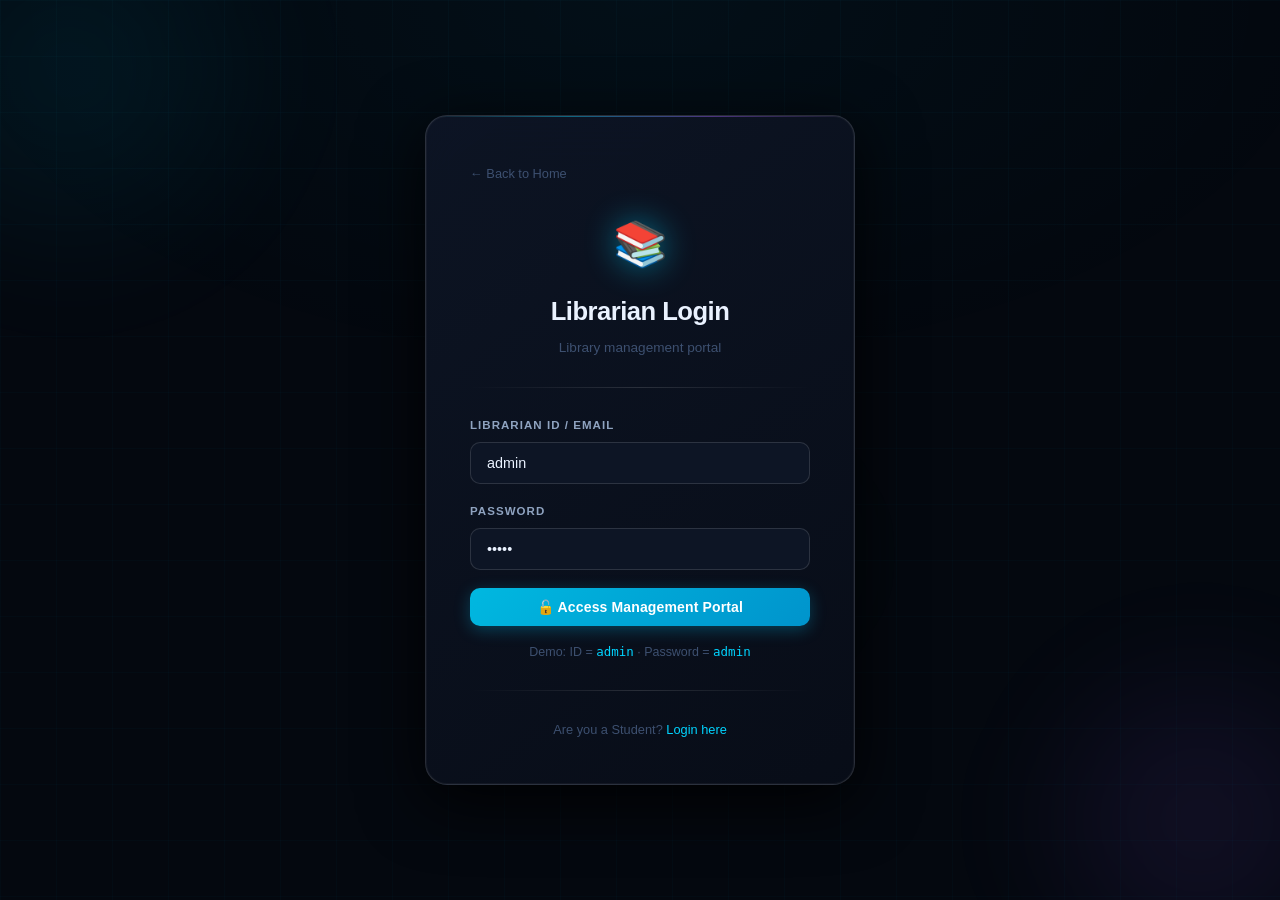
<file: dsl/dashboard-librarian.html>
<!DOCTYPE html>
<html lang="en">
<head>
  <!-- CO5: Security Headers -->
  <meta http-equiv="X-Frame-Options" content="DENY">
  <meta http-equiv="X-XSS-Protection" content="1; mode=block">
  <meta http-equiv="Content-Security-Policy" content="default-src 'self' https://fonts.googleapis.com https://fonts.gstatic.com; style-src 'self' 'unsafe-inline' https://fonts.googleapis.com; script-src 'self' 'unsafe-inline'; font-src https://fonts.gstatic.com;">
  <meta http-equiv="Referrer-Policy" content="no-referrer">
  <meta charset="UTF-8">
  <meta name="viewport" content="width=device-width, initial-scale=1.0">
  <title>Librarian Dashboard — Digital Smart Library</title>
  <link rel="preconnect" href="https://fonts.googleapis.com">
  <link href="https://fonts.googleapis.com/css2?family=Sora:wght@300;400;500;600;700&family=Space+Mono:ital,wght@0,400;0,700;1,400&display=swap" rel="stylesheet">
  <link rel="stylesheet" href="styles.css">
  <style>
    .section { display: none; animation: fadeUp 0.35s ease; }
    .section.active { display: block; }

    /* Table actions */
    .action-btns { display: flex; gap: 0.4rem; flex-wrap: wrap; }
    .btn-icon { padding: 0.35rem 0.6rem; font-size: 0.8rem; border-radius: 6px; border: 1px solid; cursor: pointer; transition: all var(--transition); }

    /* Search bar in tables */
    .table-toolbar { display: flex; gap: 1rem; align-items: center; margin-bottom: 1rem; flex-wrap: wrap; }
    .table-search { flex: 1; min-width: 200px; }

    /* Overdue highlight */
    .overdue-row td { background: rgba(255,77,109,0.04); }

    /* Tag */
    .cat-tag {
      font-family: var(--font-mono); font-size: 0.62rem; text-transform: uppercase;
      letter-spacing: 0.1em; padding: 2px 8px; border-radius: 4px;
      background: var(--cyan-dim); color: var(--cyan);
    }

    /* Fine management */
    .fine-paid-badge { color: var(--green); font-family: var(--font-mono); font-size: 0.8rem; font-weight: 700; }
    .fine-due-badge  { color: var(--red); font-family: var(--font-mono); font-size: 0.8rem; font-weight: 700; }

    /* Tab buttons for subjects */
    .tab-btn {
      padding: 0.38rem 0.9rem; border-radius: 20px; font-size: 0.82rem; font-weight: 600;
      border: 1px solid var(--border); background: var(--surface); color: var(--text2);
      cursor: pointer; transition: all var(--transition);
    }
    .tab-btn:hover { border-color: var(--border2); color: var(--text); }
    .tab-btn.active { background: var(--cyan-dim); border-color: rgba(0,212,255,0.4); color: var(--cyan); }
  </style>
</head>
<body>
  <div class="bg-grid"></div>
  <div class="orb-wrap">
    <div class="orb orb-1"></div>
    <div class="orb orb-2"></div>
    <div class="orb orb-3"></div>
  </div>

  <!-- SIDEBAR -->
  <aside class="sidebar" id="sidebar">
    <header class="sidebar-header">
      <div class="sidebar-logo">
        <span class="logo-icon">📚</span>
        <div class="logo-text">Smart<span>Lib</span></div>
      </div>
    </header>
    <div class="sidebar-user-card">
      <div class="user-avatar" id="sb-avatar">L</div>
      <div>
        <div class="user-name" id="sb-name">Librarian</div>
        <span class="user-role-chip" style="color:var(--amber);background:var(--amber-dim);border-color:rgba(255,179,71,0.2)">📋 LIBRARIAN</span>
      </div>
    </div>
    <nav class="sidebar-nav">
      <a class="nav-item active" data-sec="dashboard" onclick="navigate('dashboard',this)">
        <span class="nav-icon">🏠</span><span class="nav-text">Dashboard</span>
      </a>
      <a class="nav-item" data-sec="books" onclick="navigate('books',this)">
        <span class="nav-icon">📖</span><span class="nav-text">Manage Books</span>
      </a>
      <a class="nav-item" data-sec="users" onclick="navigate('users',this)">
        <span class="nav-icon">👥</span><span class="nav-text">Manage Users</span>
      </a>
      <a class="nav-item" data-sec="fines" onclick="navigate('fines',this)">
        <span class="nav-icon">💰</span><span class="nav-text">Fine Management</span>
        <span class="badge badge-red" id="fine-badge" style="display:none">0</span>
      </a>
      <a class="nav-item" data-sec="issued" onclick="navigate('issued',this)">
        <span class="nav-icon">📋</span><span class="nav-text">Issued Books</span>
      </a>
      <a class="nav-item" data-sec="subjects" onclick="navigate('subjects',this)">
        <span class="nav-icon">📘</span><span class="nav-text">Manage Subjects</span>
      </a>
      <a class="nav-item" data-sec="suggestions" onclick="navigate('suggestions',this)">
        <span class="nav-icon">💡</span><span class="nav-text">Suggestions</span>
        <span class="badge badge-red" id="sugg-nav-badge" style="display:none">0</span>
      </a>
      <a class="nav-item" data-sec="security" onclick="navigate('security',this)">
        <span class="nav-icon">🔒</span><span class="nav-text">Security Panel</span>
      </a>
    </nav>
    <div class="sidebar-footer">
      <button class="logout-btn" onclick="logout()">🚪 Logout</button>
    </div>
  </aside>

  <button class="hamburger" id="hamburger" onclick="toggleSidebar()"><span></span><span></span><span></span></button>
  <div class="sidebar-overlay" id="sb-overlay" onclick="toggleSidebar()"></div>

  <!-- MAIN CONTENT -->
  <main class="main-content page-wrap" id="main">

    <!-- DASHBOARD -->
    <section id="sec-dashboard" class="section active">
      <div class="page-header">
        <div>
          <h1 class="page-title">📊 Librarian Dashboard</h1>
          <p class="page-subtitle" id="dash-date">Library Management Overview</p>
        </div>
      </div>
      <div class="stats-grid" id="lib-stats"></div>
      <div style="display:grid;grid-template-columns:1fr 1fr;gap:1.5rem" id="lib-dash-grid">
        <div class="glass-card">
          <div class="card-head"><h2 class="card-heading">👥 Recent Users</h2><button class="btn btn-secondary btn-sm" onclick="navigate('users',document.querySelector('[data-sec=users]'))">View All →</button></div>
          <div id="recent-users"></div>
        </div>
        <div class="glass-card">
          <div class="card-head"><h2 class="card-heading">💰 Outstanding Fines</h2><button class="btn btn-secondary btn-sm" onclick="navigate('fines',document.querySelector('[data-sec=fines]'))">Manage →</button></div>
          <div id="dash-fines"></div>
        </div>
      </div>
    </section>

    <!-- MANAGE BOOKS -->
    <section id="sec-books" class="section">
      <div class="page-header">
        <div>
          <h1 class="page-title">📖 Manage Books</h1>
          <p class="page-subtitle">Add, edit, or remove books from the catalog</p>
        </div>
        <button class="btn btn-primary" onclick="openAddBookModal()">+ Add New Book</button>
      </div>
      <div class="glass-card" style="padding:0;overflow:hidden">
        <div style="padding:1.25rem 1.5rem;border-bottom:1px solid var(--border)">
          <div class="table-toolbar">
            <div class="search-wrap table-search" style="margin:0">
              <span class="search-icon">🔍</span>
              <input type="text" id="book-search" class="search-input" placeholder="Search books…" oninput="renderBooksTable()">
            </div>
            <select id="book-cat-filter" class="form-select" style="width:auto" onchange="renderBooksTable()">
              <option value="all">All Categories</option>
              <option>Programming</option>
              <option>Academic</option>
              <option>Personality</option>
              <option>Novels</option>
              <option>Career</option>
            </select>
          </div>
        </div>
        <div style="overflow-x:auto">
          <table class="data-table" id="books-table">
            <thead><tr>
              <th>Cover</th><th>Title</th><th>Author</th><th>Category</th>
              <th>Rating</th><th>Available</th><th>Fee (₹)</th><th>Actions</th>
            </tr></thead>
            <tbody id="books-tbody"></tbody>
          </table>
        </div>
      </div>
    </section>

    <!-- MANAGE USERS -->
    <section id="sec-users" class="section">
      <div class="page-header">
        <div>
          <h1 class="page-title">👥 Manage Users</h1>
          <p class="page-subtitle">View and edit student accounts</p>
        </div>
        <button class="btn btn-primary" onclick="openAddUserModal()">+ Add Student</button>
      </div>
      <div class="glass-card" style="padding:0;overflow:hidden">
        <div style="padding:1.25rem 1.5rem;border-bottom:1px solid var(--border)">
          <div class="search-wrap" style="margin:0">
            <span class="search-icon">🔍</span>
            <input type="text" id="user-search" class="search-input" placeholder="Search students…" oninput="renderUsersTable()">
          </div>
        </div>
        <div style="overflow-x:auto">
          <table class="data-table">
            <thead><tr>
              <th>ID</th><th>Name</th><th>Email</th><th>Joined</th>
              <th>Books Issued</th><th>Fine</th><th>Status</th><th>Actions</th>
            </tr></thead>
            <tbody id="users-tbody"></tbody>
          </table>
        </div>
      </div>
    </section>

    <!-- FINE MANAGEMENT -->
    <section id="sec-fines" class="section">
      <div class="page-header">
        <div>
          <h1 class="page-title">💰 Fine Management</h1>
          <p class="page-subtitle">Track and clear student fines</p>
        <!-- CO5 Semantic: <o> displays computed total fines -->
        <output id="lib-fine-output" aria-label="Total fines" style="font-family:var(--font-mono);font-size:0.9rem;font-weight:700;color:var(--cyan)"></output>
        </div>
      </div>
      <div class="stats-grid" id="fine-stats"></div>
      <div class="glass-card" style="padding:0;overflow:hidden">
        <div style="overflow-x:auto">
          <table class="data-table">
            <thead><tr>
              <th>ID</th><th>Name</th><th>Breakdown</th><th>Total Due</th><th>Status</th><th>Action</th>
            </tr></thead>
            <tbody id="fines-tbody"></tbody>
          </table>
        </div>
      </div>
    </section>

    <!-- ISSUED BOOKS -->
    <section id="sec-issued" class="section">
      <div class="page-header">
        <div>
          <h1 class="page-title">📋 Issued Books</h1>
          <p class="page-subtitle">All books currently borrowed by students</p>
        </div>
        <button class="btn btn-primary" onclick="openIssueBookModal()">+ Issue Book</button>
      </div>
      <div class="glass-card" style="padding:0;overflow:hidden">
        <div style="overflow-x:auto">
          <table class="data-table">
            <thead><tr>
              <th>Student</th><th>Book</th><th>Issue Date</th><th>Due Date</th><th>Status</th><th>Actions</th>
            </tr></thead>
            <tbody id="issued-tbody"></tbody>
          </table>
        </div>
      </div>
    </section>

    <!-- MANAGE SUBJECTS -->
    <section id="sec-subjects" class="section">
      <div class="page-header">
        <div>
          <h1 class="page-title">📘 Manage Subjects</h1>
          <p class="page-subtitle">Edit semester subjects per branch and year for students</p>
        </div>
        <button class="btn btn-primary" onclick="openAddSubjectModal()">+ Add Subject</button>
      </div>

      <!-- Branch + Year selectors -->
      <div class="glass-card" style="margin-bottom:1rem">
        <div style="display:flex;gap:1rem;flex-wrap:wrap;align-items:center">
          <div>
            <label class="form-label" style="margin-bottom:0.3rem">Branch</label>
            <div style="display:flex;gap:0.4rem;flex-wrap:wrap" id="lib-branch-tabs">
              <button class="tab-btn active" onclick="libSelectBranch('CSE',this)">💻 CSE</button>
              <button class="tab-btn" onclick="libSelectBranch('CSIT',this)">🖥️ CSIT</button>
              <button class="tab-btn" onclick="libSelectBranch('ECE',this)">📡 ECE</button>
              <button class="tab-btn" onclick="libSelectBranch('AIDS',this)">🤖 AIDS</button>
            </div>
          </div>
          <div>
            <label class="form-label" style="margin-bottom:0.3rem">Year</label>
            <div style="display:flex;gap:0.4rem" id="lib-year-tabs">
              <button class="tab-btn active" onclick="libSelectYear(1,this)">Year 1</button>
              <button class="tab-btn" onclick="libSelectYear(2,this)">Year 2</button>
              <button class="tab-btn" onclick="libSelectYear(3,this)">Year 3</button>
              <button class="tab-btn" onclick="libSelectYear(4,this)">Year 4</button>
            </div>
          </div>
        </div>
      </div>

      <div class="glass-card" style="padding:0;overflow:hidden">
        <div style="padding:1rem 1.5rem;border-bottom:1px solid var(--border);display:flex;align-items:center;justify-content:space-between;flex-wrap:wrap;gap:0.5rem">
          <span id="subj-breadcrumb" style="font-size:0.85rem;color:var(--text2)">CSE · Year 1</span>
          <span id="subj-count" style="font-size:0.78rem;color:var(--text3)"></span>
        </div>
        <div style="overflow-x:auto">
          <table class="data-table">
            <thead><tr>
              <th>Icon</th><th>Code</th><th>Subject Name</th><th>Description</th><th>Actions</th>
            </tr></thead>
            <tbody id="subjects-tbody"></tbody>
          </table>
        </div>
      </div>
    </section>

    <!-- SUGGESTIONS SECTION -->
    <section id="sec-suggestions" class="section">
      <div class="page-header">
        <div>
          <h1 class="page-title">💡 Lecturer Suggestions</h1>
          <p class="page-subtitle">Book suggestions from lecturers — approve, reject, or reply</p>
        </div>
      </div>
      <div class="stats-grid" id="sugg-stats-lib"></div>
      <div class="glass-card" style="margin-top:1rem" id="sugg-list-lib"></div>
    </section>

    <!-- CO5: SECURITY PANEL SECTION -->
    <section id="sec-security" class="section">
      <div class="page-header">
        <div>
          <h1 class="page-title">🔒 Security Panel</h1>
          <p class="page-subtitle">Active security headers and XSS protection status</p>
        </div>
      </div>
      <div class="stats-grid" style="margin-bottom:1.5rem">
        <article class="stat-card" role="status" aria-label="Security header status" style="border:1px solid rgba(0,255,136,0.3)">
          <!-- CO5 Semantic: <article> for self-contained security status info -->
          <span class="stat-icon">🛡️</span><div class="stat-val" style="color:var(--green)">ACTIVE</div>
          <details style="margin-top:0.3rem"><summary class="stat-lbl" style="cursor:pointer;list-style:none">X-Frame-Options</summary>
            <p style="font-size:0.65rem;color:var(--text3);margin-top:0.3rem;line-height:1.5">Prevents this page from being embedded in an iframe. Protects against clickjacking attacks.</p>
          </details>
        </div>
        <div class="stat-card" style="border:1px solid rgba(0,255,136,0.3)">
          <span class="stat-icon">🔍</span><div class="stat-val" style="color:var(--green)">ACTIVE</div>
          <details style="margin-top:0.3rem"><summary class="stat-lbl" style="cursor:pointer;list-style:none">XSS Protection</summary>
            <p style="font-size:0.65rem;color:var(--text3);margin-top:0.3rem;line-height:1.5">Instructs browsers to block pages when a cross-site scripting attack is detected.</p>
          </details>
        </div>
        <div class="stat-card" style="border:1px solid rgba(0,255,136,0.3)">
          <span class="stat-icon">📋</span><div class="stat-val" style="color:var(--green)">ACTIVE</div>
          <div class="stat-lbl">Content-Security-Policy</div>
        </div>
        <div class="stat-card" style="border:1px solid rgba(0,255,136,0.3)">
          <span class="stat-icon">🚫</span><div class="stat-val" style="color:var(--green)">ACTIVE</div>
          <div class="stat-lbl">Referrer-Policy</div>
        </div>
      </div>
      <div style="display:grid;grid-template-columns:1fr 1fr;gap:1.25rem">
        <div class="glass-card">
          <h2 class="card-heading" style="margin-bottom:1rem">🛡️ Security Headers</h2>
          <div id="sec-headers-list"></div>
        </div>
        <div class="glass-card">
          <h2 class="card-heading" style="margin-bottom:1rem">🔐 XSS Test</h2>
          <p style="font-size:0.82rem;color:var(--text2);margin-bottom:0.75rem">
            Type a suspicious string — the sanitizer will clean it in real-time:
          </p>
          <input type="text" id="xss-test-input" class="form-input" placeholder='Try: &lt;script&gt;alert("xss")&lt;/script&gt;'
            oninput="testXSSSanitizer(this.value)">
          <div style="margin-top:0.75rem">
            <div style="font-size:0.75rem;font-weight:700;color:var(--text3);margin-bottom:0.3rem;text-transform:uppercase;letter-spacing:0.08em">After Sanitize:</div>
            <div id="xss-output" style="font-family:var(--font-mono);font-size:0.78rem;padding:0.6rem 0.85rem;background:var(--surface2);border-radius:8px;border:1px solid var(--border);color:var(--green);word-break:break-all;min-height:2.5rem"></div>
          </div>
          <div style="margin-top:0.75rem">
            <div style="font-size:0.75rem;font-weight:700;color:var(--text3);margin-bottom:0.3rem;text-transform:uppercase;letter-spacing:0.08em">Exception Log:</div>
            <div id="xss-log" style="font-family:var(--font-mono);font-size:0.72rem;padding:0.6rem;background:var(--surface2);border-radius:8px;border:1px solid var(--border);color:var(--text3);max-height:100px;overflow-y:auto">No events logged yet.</div>
          </div>
        </div>
      </div>
      <div class="glass-card" style="margin-top:1.25rem">
        <h2 class="card-heading" style="margin-bottom:1rem">⚡ CO4/CO5 Feature Log</h2>
        <p style="font-size:0.82rem;color:var(--text2);margin-bottom:0.75rem">Live log of event handling, DOM manipulation, and exception handling in action:</p>
        <div id="feature-log" style="font-family:var(--font-mono);font-size:0.72rem;padding:0.85rem;background:var(--surface2);border-radius:8px;border:1px solid var(--border);max-height:200px;overflow-y:auto;line-height:1.8">
          Waiting for events…
        </div>
      </div>
    </section>

  </main>

  <!-- SUBJECT MODAL (Add / Edit) -->
  <div id="subject-modal" class="modal-overlay" onclick="if(event.target===this)closeSubjectModal()">
    <div class="modal-box">
      <button class="modal-close-btn" onclick="closeSubjectModal()">✕</button>
      <div class="modal-title" id="subj-modal-title">Add Subject</div>
      <div style="display:grid;grid-template-columns:1fr 1fr;gap:1rem">
        <div class="form-group"><label class="form-label">Subject Code *</label><input type="text" id="sj-code" class="form-input" placeholder="e.g. DSA1"></div>
        <div class="form-group"><label class="form-label">Icon (emoji)</label><input type="text" id="sj-icon" class="form-input" placeholder="📚" maxlength="4"></div>
      </div>
      <div class="form-group"><label class="form-label">Subject Name *</label><input type="text" id="sj-name" class="form-input" placeholder="Full subject name"></div>
      <div class="form-group"><label class="form-label">Description</label><textarea id="sj-desc" class="form-textarea" placeholder="Brief description of topics covered…"></textarea></div>
      <div style="display:grid;grid-template-columns:1fr 1fr;gap:1rem">
        <div class="form-group"><label class="form-label">Branch</label>
          <select id="sj-branch" class="form-select">
            <option>CSE</option><option>CSIT</option><option>ECE</option><option>AIDS</option>
          </select>
        </div>
        <div class="form-group"><label class="form-label">Year</label>
          <select id="sj-year" class="form-select">
            <option value="1">Year 1</option><option value="2">Year 2</option>
            <option value="3">Year 3</option><option value="4">Year 4</option>
          </select>
        </div>
      </div>
      <div class="modal-actions">
        <button class="btn btn-secondary" onclick="closeSubjectModal()">Cancel</button>
        <button class="btn btn-primary" onclick="saveSubject()">💾 Save Subject</button>
      </div>
    </div>
  </div>

  <!-- BOOK MODAL (Add / Edit) -->
  <div id="book-modal" class="modal-overlay" onclick="if(event.target===this)closeBookModal()">
    <div class="modal-box">
      <button class="modal-close-btn" onclick="closeBookModal()">✕</button>
      <div class="modal-title" id="book-modal-title">Add New Book</div>
      <input type="hidden" id="edit-book-id">
      <div class="form-group"><label class="form-label">Title *</label><input type="text" id="b-title" class="form-input" placeholder="Book title"></div>
      <div class="form-group"><label class="form-label">Author *</label><input type="text" id="b-author" class="form-input" placeholder="Author name"></div>
      <div style="display:grid;grid-template-columns:1fr 1fr;gap:1rem">
        <div class="form-group"><label class="form-label">Category</label>
          <select id="b-cat" class="form-select">
            <option>Programming</option><option>Academic</option>
            <option>Personality</option><option>Novels</option><option>Career</option>
          </select>
        </div>
        <div class="form-group"><label class="form-label">Difficulty</label>
          <select id="b-diff" class="form-select">
            <option>Beginner</option><option>Intermediate</option><option>Advanced</option>
          </select>
        </div>
      </div>
      <div style="display:grid;grid-template-columns:1fr 1fr 1fr;gap:1rem">
        <div class="form-group"><label class="form-label">Rating (0-5)</label><input type="number" id="b-rating" class="form-input" placeholder="4.5" min="0" max="5" step="0.1"></div>
        <div class="form-group"><label class="form-label">Pages</label><input type="number" id="b-pages" class="form-input" placeholder="300" min="1"></div>
        <div class="form-group"><label class="form-label">Copies</label><input type="number" id="b-copies" class="form-input" placeholder="5" min="1"></div>
      </div>
      <div style="display:grid;grid-template-columns:1fr 1fr;gap:1rem">
        <div class="form-group"><label class="form-label">💰 Borrow Fee (₹)</label><input type="number" id="b-price" class="form-input" placeholder="e.g. 49" min="0" step="1" value="39"></div>
        <div class="form-group"><label class="form-label">📦 Available Copies</label><input type="number" id="b-avail" class="form-input" placeholder="e.g. 150" min="0"></div>
      </div>
      <div class="form-group"><label class="form-label">Cover Emoji</label><input type="text" id="b-cover" class="form-input" placeholder="📚" maxlength="4"></div>
      <div class="form-group"><label class="form-label">Description</label><textarea id="b-desc" class="form-textarea" placeholder="Book description…"></textarea></div>
      <div class="modal-actions">
        <button class="btn btn-secondary" onclick="closeBookModal()">Cancel</button>
        <button class="btn btn-primary" onclick="saveBook()">💾 Save Book</button>
      </div>
    </div>
  </div>

  <!-- USER MODAL (Add / Edit) -->
  <div id="user-modal" class="modal-overlay" onclick="if(event.target===this)closeUserModal()">
    <div class="modal-box">
      <button class="modal-close-btn" onclick="closeUserModal()">✕</button>
      <div class="modal-title" id="user-modal-title">Add Student</div>
      <input type="hidden" id="edit-user-id">
      <div class="form-group"><label class="form-label">Student ID *</label><input type="text" id="u-id" class="form-input" placeholder="e.g. STU2024001"></div>
      <div class="form-group"><label class="form-label">Full Name *</label><input type="text" id="u-name" class="form-input" placeholder="Full name"></div>
      <div class="form-group"><label class="form-label">Email</label><input type="email" id="u-email" class="form-input" placeholder="student@email.com"></div>
      <div style="display:grid;grid-template-columns:1fr 1fr;gap:1rem">
        <div class="form-group"><label class="form-label">Fine (₹)</label><input type="number" id="u-fine" class="form-input" placeholder="0" min="0"></div>
        <div class="form-group"><label class="form-label">Status</label>
          <select id="u-status" class="form-select"><option value="active">Active</option><option value="suspended">Suspended</option></select>
        </div>
      </div>
      <div class="modal-actions">
        <button class="btn btn-secondary" onclick="closeUserModal()">Cancel</button>
        <button class="btn btn-primary" onclick="saveUser()">💾 Save User</button>
      </div>
    </div>
  </div>

  <!-- ISSUE BOOK MODAL -->
  <div id="issue-modal" class="modal-overlay" onclick="if(event.target===this)closeIssueModal()">
    <div class="modal-box">
      <button class="modal-close-btn" onclick="closeIssueModal()">✕</button>
      <div class="modal-title">Issue Book to Student</div>
      <div class="form-group"><label class="form-label">Student ID</label>
        <select id="issue-student" class="form-select"></select>
      </div>
      <div class="form-group"><label class="form-label">Book</label>
        <select id="issue-book" class="form-select"></select>
      </div>
      <div style="display:grid;grid-template-columns:1fr 1fr;gap:1rem">
        <div class="form-group"><label class="form-label">Issue Date</label><input type="date" id="issue-date" class="form-input"></div>
        <div class="form-group"><label class="form-label">Due Date</label><input type="date" id="due-date" class="form-input"></div>
      </div>
      <div class="modal-actions">
        <button class="btn btn-secondary" onclick="closeIssueModal()">Cancel</button>
        <button class="btn btn-primary" onclick="issueBook()">📖 Issue Book</button>
      </div>
    </div>
  </div>

  <!-- CONFIRM MODAL -->
  <div id="confirm-modal" class="modal-overlay" onclick="if(event.target===this)closeConfirm()">
    <div class="modal-box" style="max-width:380px">
      <div class="modal-title">⚠️ Confirm Action</div>
      <p id="confirm-text" style="color:var(--text2);font-size:0.9rem;margin-bottom:1.5rem"></p>
      <div class="modal-actions">
        <button class="btn btn-secondary" onclick="closeConfirm()">Cancel</button>
        <button class="btn btn-danger" id="confirm-ok-btn" onclick="confirmAction()">Confirm</button>
      </div>
    </div>
  </div>

  <!-- SUBJECT-BOOKS MODAL -->
  <div id="subject-books-modal" class="modal-overlay" onclick="if(event.target===this)closeSubjectBooksModal()">
    <div class="modal-box" style="max-width:680px">
      <button class="modal-close-btn" onclick="closeSubjectBooksModal()">✕</button>
      <div class="modal-title" id="sbm-title">📚 Books for Subject</div>
      <!-- Tabs -->
      <div style="display:flex;gap:0.5rem;margin:1rem 0 0.5rem;border-bottom:1px solid var(--border);padding-bottom:0.5rem">
        <button id="sbm-tab-assigned" onclick="switchSBMTab('assigned')" style="padding:0.35rem 0.9rem;border-radius:6px 6px 0 0;font-size:0.82rem;font-weight:600;border:1px solid rgba(155,89,255,0.45);background:rgba(155,89,255,0.12);color:#9b59ff;cursor:pointer">✅ Assigned</button>
        <button id="sbm-tab-catalog" onclick="switchSBMTab('catalog')" style="padding:0.35rem 0.9rem;border-radius:6px 6px 0 0;font-size:0.82rem;font-weight:600;border:1px solid var(--border);background:var(--surface);color:var(--text2);cursor:pointer">📚 Catalog</button>
        <button id="sbm-tab-new" onclick="switchSBMTab('new')" style="padding:0.35rem 0.9rem;border-radius:6px 6px 0 0;font-size:0.82rem;font-weight:600;border:1px solid var(--border);background:var(--surface);color:var(--text2);cursor:pointer">➕ Add New Book</button>
      </div>
      <!-- Assigned panel -->
      <div id="sbm-panel-assigned">
        <div id="sbm-assigned"></div>
      </div>
      <!-- Catalog panel -->
      <div id="sbm-panel-catalog" style="display:none">
        <input type="text" id="sbm-search" class="form-input" style="margin-bottom:0.75rem;font-size:0.82rem" placeholder="Search catalog…" oninput="renderSBM()">
        <div id="sbm-catalog" style="max-height:320px;overflow-y:auto"></div>
      </div>
      <!-- Add New Book panel -->
      <div id="sbm-panel-new" style="display:none">
        <div style="display:grid;grid-template-columns:1fr 1fr;gap:0.85rem">
          <div class="form-group"><label class="form-label">Book Title *</label><input type="text" id="sbm-new-title" class="form-input" placeholder="e.g. Clean Code"></div>
          <div class="form-group"><label class="form-label">Author</label><input type="text" id="sbm-new-author" class="form-input" placeholder="e.g. Robert C. Martin"></div>
          <div class="form-group"><label class="form-label">Category</label>
            <select id="sbm-new-cat" class="form-select"><option>Programming</option><option>Academic</option><option>Personality</option><option>Novels</option><option>Career</option></select>
          </div>
          <div class="form-group"><label class="form-label">Difficulty</label>
            <select id="sbm-new-diff" class="form-select"><option>Beginner</option><option>Intermediate</option><option>Advanced</option></select>
          </div>
          <div class="form-group"><label class="form-label">Cover Emoji</label><input type="text" id="sbm-new-cover" class="form-input" placeholder="📚" value="📚"></div>
          <div class="form-group"><label class="form-label">Copies</label><input type="number" id="sbm-new-copies" class="form-input" value="3" min="1"></div>
        </div>
        <div class="form-group"><label class="form-label">Description</label><textarea id="sbm-new-desc" class="form-textarea" placeholder="Brief description of the book…"></textarea></div>
        <button class="btn btn-primary" onclick="addNewBookToSubject()">➕ Add Book to Library &amp; Subject</button>
      </div>
      <div class="modal-actions" style="margin-top:1rem">
        <button class="btn btn-secondary" onclick="closeSubjectBooksModal()">✓ Done</button>
      </div>
    </div>
  </div>
  <div id="toast" class="toast"></div>
  <script src="app.js"></script>
  <script>
    // ── AUTH GUARD ──
    const CU = getCurrentUser();
    if (!CU || CU.role !== 'librarian') { window.location.href = 'login-librarian.html'; }

    document.getElementById('sb-avatar').textContent = (CU.name || 'L')[0].toUpperCase();
    document.getElementById('sb-name').textContent = CU.name || 'Librarian';
    document.getElementById('dash-date').textContent = 'Welcome back · ' + new Date().toLocaleDateString('en-IN', { weekday:'long', day:'numeric', month:'long', year:'numeric' });

    // ── NAV ──
    function navigate(sec, el) {
      document.querySelectorAll('.section').forEach(s => s.classList.remove('active'));
      document.querySelectorAll('.nav-item').forEach(n => n.classList.remove('active'));
      document.getElementById('sec-' + sec).classList.add('active');
      if (el) el.classList.add('active');
      const renders = { dashboard: renderDashboard, books: renderBooksTable, users: renderUsersTable, fines: renderFines, issued: renderIssued, subjects: renderSubjectsTable, suggestions: renderSuggestions, security: renderSecurity };
      if (renders[sec]) renders[sec]();
    }

    function toggleSidebar() {
      document.getElementById('sidebar').classList.toggle('open');
      document.getElementById('sb-overlay').classList.toggle('open');
    }
    function logout() { clearCurrentUser(); window.location.href = 'index.html'; }

    // ── DASHBOARD ──
    function renderDashboard() {
      const books = getBooks();
      const users = getUsers().filter(u => u.role === 'student');
      const usersWithFine = users.filter(u => u.fine > 0);
      const totalFines = users.reduce((sum, u) => sum + (u.fine || 0), 0);

      // Fine badge
      const fb = document.getElementById('fine-badge');
      fb.textContent = usersWithFine.length;
      fb.style.display = usersWithFine.length > 0 ? '' : 'none';

      document.getElementById('lib-stats').innerHTML = [
        { icon: '📚', val: books.length, lbl: 'Total Books' },
        { icon: '👥', val: users.length, lbl: 'Students' },
        { icon: '💰', val: '₹' + totalFines, lbl: 'Total Fines' },
        { icon: '⚠️', val: usersWithFine.length, lbl: 'Pending Fines' }
      ].map(s => `<div class="stat-card"><span class="stat-icon">${s.icon}</span><div class="stat-val">${s.val}</div><div class="stat-lbl">${s.lbl}</div></div>`).join('');

      // Recent users
      const recUsers = users.slice(-5).reverse();
      document.getElementById('recent-users').innerHTML = recUsers.length
        ? `<table class="data-table"><tbody>${recUsers.map(u => `<tr>
            <td><strong>${u.name || u.id}</strong></td>
            <td><span class="badge ${u.status==='active'?'badge-green':'badge-red'}">${u.status||'active'}</span></td>
            <td class="${u.fine>0?'fine-due-badge':'fine-paid-badge'}">₹${u.fine||0}</td>
          </tr>`).join('')}</tbody></table>`
        : '<div class="empty-state"><span class="empty-icon">👥</span><div class="empty-text">No students yet</div></div>';

      // Fines summary
      document.getElementById('dash-fines').innerHTML = usersWithFine.length
        ? `<table class="data-table"><tbody>${usersWithFine.slice(0,5).map(u => `<tr>
            <td><strong>${u.name || u.id}</strong></td>
            <td class="fine-due-badge">₹${u.fine}</td>
            <td><button class="btn btn-success btn-sm" onclick="markPaid('${u.id}')">✓ Mark Paid</button></td>
          </tr>`).join('')}</tbody></table>`
        : '<div class="empty-state"><span class="empty-icon">✅</span><div class="empty-text">No outstanding fines</div></div>';

      // Responsive dash grid
      checkDashGrid();
    }

    function checkDashGrid() {
      const g = document.getElementById('lib-dash-grid');
      if (g) g.style.gridTemplateColumns = window.innerWidth < 900 ? '1fr' : '1fr 1fr';
    }
    window.addEventListener('resize', checkDashGrid);

    // ── BOOKS TABLE ──
    function renderBooksTable() {
      const books = getBooks();
      const q = (document.getElementById('book-search')?.value || '').toLowerCase();
      const cat = document.getElementById('book-cat-filter')?.value || 'all';
      let filtered = books.filter(b => {
        const mQ = !q || b.title.toLowerCase().includes(q) || b.author.toLowerCase().includes(q);
        const mC = cat === 'all' || b.category === cat;
        return mQ && mC;
      });
      /* CO4 DOM Manipulation: build table rows via createElement (not innerHTML) */
      const tbody = document.getElementById('books-tbody');
      tbody.innerHTML = '';
      if (!filtered.length) {
        const tr = document.createElement('tr');
        const td = document.createElement('td');
        td.colSpan = 8; td.style.cssText = 'text-align:center;color:var(--text3);padding:2rem';
        td.textContent = 'No books found'; tr.appendChild(td); tbody.appendChild(tr);
      } else {
        filtered.forEach(b => {
          const tr = document.createElement('tr');
          /* CO5 Semantic: <figure> for book cover, <time> for year */
          tr.innerHTML = `
            <td><figure style="margin:0;font-size:1.6rem" title="${sanitize(b.title)}">
              <span role="img" aria-label="${sanitize(b.category)} book">${b.cover}</span>
            </figure></td>
            <td><strong>${sanitize(b.title)}</strong><br>
              <code style="font-size:0.68rem;color:var(--text3)">${b.id}</code>
              ${b.year ? '<br><time datetime="'+b.year+'" style="font-size:0.65rem;color:var(--text3)">'+b.year+'</time>' : ''}
            </td>
            <td style="color:var(--text2)">${sanitize(b.author)}</td>
            <td><span class="cat-tag">${b.category}</span></td>
            <td style="color:var(--amber);font-family:var(--font-mono)">⭐ ${b.rating}</td>
            <td style="font-family:var(--font-mono);text-align:center">${b.availableCopies !== undefined ? b.availableCopies : (b.copies||5)}</td>
            <td style="font-family:var(--font-mono);font-weight:700;color:var(--cyan)">₹${b.price||0}</td>
            <td>
              <div class="action-btns">
                <button class="btn-icon btn-secondary" data-bookid="${b.id}" onclick="openEditBookModal(this.dataset.bookid)">✏️ Edit</button>
                <button class="btn-icon btn-danger" data-bookid="${b.id}" onclick="askDeleteBook(this.dataset.bookid)">🗑️ Delete</button>
              </div>
            </td>`;
          tbody.appendChild(tr);
        });
      }
    }

    // ── USERS TABLE ──
    function renderUsersTable() {
      const users = getUsers().filter(u => u.role === 'student');
      const q = (document.getElementById('user-search')?.value || '').toLowerCase();
      const filtered = users.filter(u => !q || (u.name||'').toLowerCase().includes(q) || (u.id||'').toLowerCase().includes(q) || (u.email||'').toLowerCase().includes(q));
      document.getElementById('users-tbody').innerHTML = filtered.map(u => `
        <tr>
          <td><code style="color:var(--cyan);font-size:0.78rem">${u.id}</code></td>
          <td><strong>${u.name || '—'}</strong></td>
          <td style="color:var(--text3)">${u.email || '—'}</td>
          <td style="color:var(--text3)">${u.joinDate || '—'}</td>
          <td style="font-family:var(--font-mono)">${u.booksIssued || 0}</td>
          <td class="${u.fine > 0 ? 'fine-due-badge' : 'fine-paid-badge'}">₹${u.fine || 0}</td>
          <td><span class="badge ${u.status==='active'?'badge-green':'badge-red'}">${u.status || 'active'}</span></td>
          <td>
            <div class="action-btns">
              <button class="btn-icon btn-secondary" onclick="openEditUserModal('${u.id}')">✏️ Edit</button>
              <button class="btn-icon btn-danger" onclick="askDeleteUser('${u.id}')">🗑️</button>
            </div>
          </td>
        </tr>`).join('') || '<tr><td colspan="8" style="text-align:center;color:var(--text3);padding:2rem">No students found</td></tr>';
    }

    // ── FINES ──
    function renderFines() {
      // Include both students and lecturers
      const allUsers = getUsers().filter(u => u.role === 'student' || u.role === 'lecturer');
      const total    = allUsers.reduce((s,u) => s + (u.fine||0), 0);
      const pending  = allUsers.filter(u => u.fine > 0);
      const students = allUsers.filter(u => u.role === 'student');
      const lecturers= allUsers.filter(u => u.role === 'lecturer');

      document.getElementById('fine-stats').innerHTML = [
        { icon: '💰', val: '₹' + total,          lbl: 'Total Collected'     },
        { icon: '⚠️', val: pending.length,         lbl: 'Pending Payments'   },
        { icon: '🎓', val: students.filter(u=>u.fine>0).length,  lbl: 'Students w/ Fine' },
        { icon: '🧑‍🏫', val: lecturers.filter(u=>u.fine>0).length, lbl: 'Lecturers w/ Fine'}
      ].map(s => `<div class="stat-card"><span class="stat-icon">${s.icon}</span><div class="stat-val">${s.val}</div><div class="stat-lbl">${s.lbl}</div></div>`).join('');

      document.getElementById('fines-tbody').innerHTML = allUsers.length
        ? allUsers.map(u => {
            // Calculate borrow fees from issued books
            const state      = u.role === 'student' ? getStudentState(u.id) : getLecturerState(u.id);
            const borrowFees = (state.issued || []).reduce((s,i) => s + (i.borrowFee||0), 0);
            // Calculate overdue fine (₹2/day)
            const today = new Date();
            let overdueFine = 0;
            (state.issued || []).forEach(i => {
              const due = new Date(i.dueDate);
              if (due < today) overdueFine += Math.ceil((today - due)/(1000*60*60*24)) * 2;
            });
            const totalFine = u.fine || 0;
            const roleIcon  = u.role === 'lecturer' ? '🧑‍🏫' : '🎓';
            return `<tr>
              <td><code style="color:var(--cyan);font-size:0.78rem">${u.id}</code></td>
              <td>${roleIcon} <strong>${u.name || '—'}</strong></td>
              <td style="font-family:var(--font-mono);font-size:0.75rem;color:var(--text3)">
                Borrow fees: ₹${borrowFees}<br>Overdue: ₹${overdueFine}
              </td>
              <td class="${totalFine > 0 ? 'fine-due-badge' : 'fine-paid-badge'}">₹${totalFine}</td>
              <td><span class="badge ${totalFine > 0 ? 'badge-red' : 'badge-green'}">${totalFine > 0 ? 'PENDING' : 'CLEAR'}</span></td>
              <td>
                ${totalFine > 0
                  ? `<button class="btn btn-success btn-sm" onclick="markPaid('${u.id}')">✓ Mark Paid</button>`
                  : `<span style="color:var(--text3);font-size:0.8rem">Clear</span>`}
              </td>
            </tr>`;
          }).join('')
        : '<tr><td colspan="6" style="text-align:center;color:var(--text3);padding:2rem">No users with fines</td></tr>';
    }

    // ── ISSUED TABLE ──
    function renderIssued() {
      const allUsers = getUsers();
      const books = getBooks();
      let rows = [];
      allUsers.filter(u => u.role === 'student' || u.role === 'lecturer').forEach(u => {
        const state = u.role === 'student' ? getStudentState(u.id) : getLecturerState(u.id);
        (state.issued || []).forEach(item => {
          const book = books.find(b => b.id === item.bookId);
          if (book) rows.push({ user: u, book, item });
        });
      });
      const today = new Date();
      /* CO4 DOM Manipulation: update <o> with total fees */
      const feeTotalEl = document.getElementById('issued-fee-total');
      if (feeTotalEl) {
        const totalFees = rows.reduce((s, r) => s + (r.item.borrowFee || 0), 0);
        feeTotalEl.textContent = totalFees > 0 ? 'Total Fees: ₹' + totalFees : '';
      }
      document.getElementById('issued-tbody').innerHTML = rows.length
        ? rows.map(({ user, book, item }) => {
            const overdue = new Date(item.dueDate) < today;
            return `<tr class="${overdue ? 'overdue-row' : ''}">
              <td><strong>${user.name || user.id}</strong><br><code style="font-size:0.7rem;color:var(--text3)">${user.id}</code></td>
              <td>${book.cover} <strong>${book.title}</strong></td>
              <td style="font-family:var(--font-mono);color:var(--text3)"><time datetime="${item.issueDate}">${item.issueDate}</time></td>
              <td style="font-family:var(--font-mono);color:${overdue?'var(--red)':'var(--text3)'}"><time datetime="${item.dueDate}">${item.dueDate}</time></td>
              <td><span class="badge ${overdue ? 'badge-red' : 'badge-green'}">${overdue ? 'OVERDUE' : 'ON TIME'}</span></td>
              <td><button class="btn btn-secondary btn-sm" onclick="returnBook('${user.id}','${item.bookId}')">↩ Return</button></td>
            </tr>`;
          }).join('')
        : '<tr><td colspan="6" style="text-align:center;color:var(--text3);padding:2rem">No books currently issued</td></tr>';
    }

    // ── MARK FINE PAID (the "Paid" button for user) ──
    function markPaid(userId) {
      let users = getUsers();
      const idx = users.findIndex(u => u.id === userId);
      if (idx < 0) return;
      users[idx].fine = 0;
      saveUsers(users);
      showToast('Fine cleared for ' + (users[idx].name || userId) + ' ✅', 'ok');
      // Re-render current section
      const active = document.querySelector('.section.active').id.replace('sec-', '');
      const renders = { dashboard: renderDashboard, fines: renderFines, users: renderUsersTable };
      if (renders[active]) renders[active]();
    }

    // ── RETURN BOOK ──
    function returnBook(userId, bookId) {
      const state = getStudentState(userId);
      state.issued = (state.issued || []).filter(i => i.bookId !== bookId);
      saveStudentState(userId, state);
      // Update user's book count
      let users = getUsers();
      const idx = users.findIndex(u => u.id === userId);
      if (idx >= 0 && users[idx].booksIssued > 0) users[idx].booksIssued--;
      saveUsers(users);
      showToast('Book returned successfully ✅', 'ok');
      renderIssued();
    }

    // ── BOOK MODAL ──
    let editingBookId = null;
    function openAddBookModal() {
      editingBookId = null;
      document.getElementById('book-modal-title').textContent = '+ Add New Book';
      document.getElementById('edit-book-id').value = '';
      ['b-title','b-author','b-cover','b-desc'].forEach(id => document.getElementById(id).value = '');
      document.getElementById('b-rating').value = '4.0';
      document.getElementById('b-pages').value = '300';
      document.getElementById('b-copies').value = '5';
      document.getElementById('b-cover').value = '📚';
      document.getElementById('book-modal').classList.add('open');
      document.getElementById('b-price').value = '39';
      document.getElementById('b-avail').value = '150';
    }
    function openEditBookModal(id) {
      const books = getBooks();
      const book = books.find(b => b.id === id);
      if (!book) return;
      editingBookId = id;
      document.getElementById('book-modal-title').textContent = '✏️ Edit Book';
      document.getElementById('edit-book-id').value = id;
      document.getElementById('b-title').value = book.title;
      document.getElementById('b-author').value = book.author;
      document.getElementById('b-cat').value = book.category;
      document.getElementById('b-diff').value = book.difficulty;
      document.getElementById('b-rating').value = book.rating;
      document.getElementById('b-pages').value = book.pages || 300;
      document.getElementById('b-copies').value = book.copies || 5;
      document.getElementById('b-cover').value = book.cover;
      document.getElementById('b-desc').value = book.description || '';
      document.getElementById('book-modal').classList.add('open');
      document.getElementById('b-price').value = b.price || 39;
      document.getElementById('b-avail').value = b.availableCopies !== undefined ? b.availableCopies : (b.copies || 150);
    }
    function closeBookModal() { document.getElementById('book-modal').classList.remove('open'); }

    /* CO4 Exception Handling: saveBook uses try/catch + ValidationError */
    function saveBook() {
      try {
      const title = document.getElementById('b-title').value.trim();
      const author = document.getElementById('b-author').value.trim();
      const price  = parseInt(document.getElementById('b-price').value) || 0;
      const copies = parseInt(document.getElementById('b-copies').value) || 0;
      /* CO4: throw ValidationError for invalid inputs */
      if (!title)       throw new ValidationError('Book title is required');
      if (!author)      throw new ValidationError('Author name is required');
      if (price < 0)    throw new ValidationError('Borrow fee cannot be negative');
      if (copies < 0)   throw new ValidationError('Copies cannot be negative');
      /* CO5 Security: sanitize user input before saving */
      const sTitle  = sanitize(title);
      const sAuthor = sanitize(author);
      let books = getBooks();
      if (editingBookId) {
        const idx = books.findIndex(b => b.id === editingBookId);
        if (idx >= 0) {
          books[idx] = { ...books[idx], title:sTitle, author:sAuthor,
            category: document.getElementById('b-cat').value,
            difficulty: document.getElementById('b-diff').value,
            rating: parseFloat(document.getElementById('b-rating').value) || 4.0,
            pages: parseInt(document.getElementById('b-pages').value) || 300,
            copies: parseInt(document.getElementById('b-copies').value) || 5,
            cover: document.getElementById('b-cover').value || '📚',
            description: document.getElementById('b-desc').value,
            popularity: books[idx].popularity || 80,
            price: parseInt(document.getElementById('b-price').value) || 39,
            availableCopies: parseInt(document.getElementById('b-avail').value) || 150
          };
        }
        showToast('Book updated successfully ✅', 'ok');
      } else {
        const newBook = {
          id: 'b' + Date.now(),
          title:sTitle, author:sAuthor,
          category: document.getElementById('b-cat').value,
          difficulty: document.getElementById('b-diff').value,
          rating: parseFloat(document.getElementById('b-rating').value) || 4.0,
          pages: parseInt(document.getElementById('b-pages').value) || 300,
          copies: parseInt(document.getElementById('b-copies').value) || 5,
          cover: document.getElementById('b-cover').value || '📚',
          description: document.getElementById('b-desc').value,
          popularity: 75, concepts: [], year: new Date().getFullYear(),
          price: parseInt(document.getElementById('b-price').value) || 39,
          availableCopies: parseInt(document.getElementById('b-avail').value) || 150
        };
        books.push(newBook);
        showToast('Book added successfully ✅', 'ok');
      }
      saveBooks(books);
      closeBookModal();
      renderBooksTable();
      dslLog('[CO4 Event] Book saved: ' + sTitle);
      } catch(err) {
        if (err instanceof ValidationError) {
          showToast('⚠️ ' + err.message, 'err');
        } else {
          showToast('Error saving book: ' + err.message, 'err');
          console.error('[saveBook]', err);
        }
      }
    }

    // ── DELETE BOOK ──
    let pendingDeleteBookId = null;
    function askDeleteBook(id) {
      pendingDeleteBookId = id;
      const books = getBooks();
      const book = books.find(b => b.id === id);
      document.getElementById('confirm-text').textContent = `Are you sure you want to delete "${book?.title || 'this book'}"? This action cannot be undone.`;
      document.getElementById('confirm-ok-btn').textContent = '🗑️ Delete Book';
      pendingAction = () => {
        let books = getBooks();
        books = books.filter(b => b.id !== id);
        saveBooks(books);
        showToast('Book deleted', 'info');
        renderBooksTable();
        closeConfirm();
      };
      document.getElementById('confirm-modal').classList.add('open');
    }

    // ── USER MODAL ──
    let editingUserId = null;
    function openAddUserModal() {
      editingUserId = null;
      document.getElementById('user-modal-title').textContent = '+ Add Student';
      ['u-id','u-name','u-email'].forEach(id => document.getElementById(id).value = '');
      document.getElementById('u-fine').value = '0';
      document.getElementById('u-status').value = 'active';
      document.getElementById('u-id').disabled = false;
      document.getElementById('user-modal').classList.add('open');
    }
    function openEditUserModal(id) {
      const users = getUsers();
      const user = users.find(u => u.id === id);
      if (!user) return;
      editingUserId = id;
      document.getElementById('user-modal-title').textContent = '✏️ Edit Student';
      document.getElementById('u-id').value = user.id;
      document.getElementById('u-id').disabled = true;
      document.getElementById('u-name').value = user.name || '';
      document.getElementById('u-email').value = user.email || '';
      document.getElementById('u-fine').value = user.fine || 0;
      document.getElementById('u-status').value = user.status || 'active';
      document.getElementById('user-modal').classList.add('open');
    }
    function closeUserModal() { document.getElementById('user-modal').classList.remove('open'); }

    function saveUser() {
      const name = document.getElementById('u-name').value.trim();
      if (!name) { showToast('Name is required', 'err'); return; }
      let users = getUsers();
      if (editingUserId) {
        const idx = users.findIndex(u => u.id === editingUserId);
        if (idx >= 0) {
          users[idx].name = name;
          users[idx].email = document.getElementById('u-email').value.trim();
          users[idx].fine = parseFloat(document.getElementById('u-fine').value) || 0;
          users[idx].status = document.getElementById('u-status').value;
        }
        showToast('Student updated ✅', 'ok');
      } else {
        const newId = document.getElementById('u-id').value.trim() || ('STU' + Date.now());
        if (users.find(u => u.id === newId)) { showToast('Student ID already exists', 'err'); return; }
        users.push({
          id: newId, name,
          email: document.getElementById('u-email').value.trim(),
          role: 'student',
          joinDate: new Date().toISOString().slice(0,10),
          booksIssued: 0,
          fine: parseFloat(document.getElementById('u-fine').value) || 0,
          status: document.getElementById('u-status').value
        });
        showToast('Student added ✅', 'ok');
      }
      saveUsers(users);
      closeUserModal();
      renderUsersTable();
    }

    // ── DELETE USER ──
    let pendingAction = null;
    function askDeleteUser(id) {
      const users = getUsers();
      const user = users.find(u => u.id === id);
      document.getElementById('confirm-text').textContent = `Are you sure you want to remove student "${user?.name || id}"? This action cannot be undone.`;
      document.getElementById('confirm-ok-btn').textContent = '🗑️ Remove Student';
      pendingAction = () => {
        let us = getUsers();
        us = us.filter(u => u.id !== id);
        saveUsers(us);
        showToast('Student removed', 'info');
        renderUsersTable();
        closeConfirm();
      };
      document.getElementById('confirm-modal').classList.add('open');
    }
    function confirmAction() { if (pendingAction) pendingAction(); }
    function closeConfirm() { document.getElementById('confirm-modal').classList.remove('open'); pendingAction = null; }

    // ── ISSUE BOOK MODAL ──
    function openIssueBookModal() {
      const users = getUsers().filter(u => u.role === 'student');
      const books = getBooks();
      document.getElementById('issue-student').innerHTML = users.map(u => `<option value="${u.id}">${u.name || u.id} (${u.id})</option>`).join('');
      document.getElementById('issue-book').innerHTML = books.map(b => `<option value="${b.id}">${b.cover} ${b.title}</option>`).join('');
      const today = new Date();
      const due = new Date(today); due.setDate(due.getDate() + 14);
      document.getElementById('issue-date').value = today.toISOString().slice(0,10);
      document.getElementById('due-date').value = due.toISOString().slice(0,10);
      document.getElementById('issue-modal').classList.add('open');
    }
    function closeIssueModal() { document.getElementById('issue-modal').classList.remove('open'); }

    function issueBook() {
      const userId = document.getElementById('issue-student').value;
      const bookId = document.getElementById('issue-book').value;
      const issueDate = document.getElementById('issue-date').value;
      const dueDate = document.getElementById('due-date').value;
      if (!userId || !bookId || !issueDate || !dueDate) { showToast('All fields required', 'err'); return; }
      const state = getStudentState(userId);
      if ((state.issued || []).find(i => i.bookId === bookId)) { showToast('This book is already issued to this student', 'err'); return; }
      state.issued = state.issued || [];
      state.issued.push({ bookId, issueDate, dueDate });
      saveStudentState(userId, state);
      // Update user's book count
      let users = getUsers();
      const idx = users.findIndex(u => u.id === userId);
      if (idx >= 0) { users[idx].booksIssued = (users[idx].booksIssued || 0) + 1; saveUsers(users); }
      showToast('Book issued successfully 📖', 'ok');
      closeIssueModal();
      renderIssued();
    }

    // ── SUBJECTS ──
    const DEFAULT_SUBJECTS = {
      CSE: {
        1: [
          { id:'cse1_1', code:'DSA1', name:'Data Structures & Algorithms I', icon:'🌲', desc:'Arrays, Linked Lists, Stacks, Queues, basic Trees' },
          { id:'cse1_2', code:'DSA2', name:'Data Structures & Algorithms II', icon:'🔄', desc:'Graphs, Heaps, Advanced Trees, Algorithm Design' },
          { id:'cse1_3', code:'DM', name:'Discrete Mathematics', icon:'∑', desc:'Logic, Sets, Graph Theory, Combinatorics, Induction' },
          { id:'cse1_4', code:'JAVA', name:'Java Programming', icon:'☕', desc:'OOP concepts, Collections, Streams, Exception Handling' },
          { id:'cse1_5', code:'FWD', name:'Front-End Web Development', icon:'🌐', desc:'HTML, CSS, JavaScript, React fundamentals' },
          { id:'cse1_6', code:'DDCA', name:'Digital Design for Computer Architecture', icon:'💡', desc:'Logic Gates, Boolean Algebra, Combinational & Sequential Circuits' },
          { id:'cse1_7', code:'DBMS', name:'Database Management Systems', icon:'🗃️', desc:'SQL, ER Diagrams, Normalization, Transactions, ACID' },
          { id:'cse1_8', code:'MDSA', name:'Mathematics for Data Science & Analytics', icon:'📊', desc:'Statistics, Probability, Linear Algebra for ML/DS' },
          { id:'cse1_9', code:'AOOP', name:'Advanced Object Oriented Programming', icon:'🧩', desc:'Design Patterns, SOLID Principles, Generics, Reflection' },
          { id:'cse1_10', code:'AI', name:'Artificial Intelligence', icon:'🤖', desc:'Search Algorithms, Knowledge Representation, ML Basics, NLP' }
        ],
        2: [
          { id:'cse2_1', code:'OS', name:'Operating Systems', icon:'⚙️', desc:'Processes, Threads, Scheduling, Memory Management, File Systems' },
          { id:'cse2_2', code:'CN', name:'Computer Networks', icon:'🌐', desc:'OSI Model, TCP/IP, DNS, HTTP, Routing Protocols' },
          { id:'cse2_3', code:'TOC', name:'Theory of Computation', icon:'🔁', desc:'Automata, Grammars, Turing Machines, Complexity Classes' },
          { id:'cse2_4', code:'SE', name:'Software Engineering', icon:'🛠️', desc:'SDLC, Agile, UML, Testing, Project Management' },
          { id:'cse2_5', code:'DAA', name:'Design & Analysis of Algorithms', icon:'📐', desc:'Greedy, Divide & Conquer, Dynamic Programming, NP-Completeness' },
          { id:'cse2_6', code:'COA', name:'Computer Organization & Architecture', icon:'🏗️', desc:'CPU Design, Pipelining, Cache Memory, I/O Systems' },
          { id:'cse2_7', code:'MP', name:'Microprocessors & Embedded Systems', icon:'🔬', desc:'8086 Architecture, Assembly, Interfacing, Embedded C' },
          { id:'cse2_8', code:'EVS', name:'Environmental Science', icon:'🌿', desc:'Ecology, Pollution, Sustainability, Environmental Laws' }
        ],
        3: [
          { id:'cse3_1', code:'ML', name:'Machine Learning', icon:'🧠', desc:'Regression, Classification, Clustering, Feature Engineering' },
          { id:'cse3_2', code:'DL', name:'Deep Learning', icon:'🔥', desc:'Neural Networks, CNN, RNN, Transformers, GANs' },
          { id:'cse3_3', code:'CC', name:'Cloud Computing', icon:'☁️', desc:'AWS/Azure/GCP, Virtualization, Containers, Serverless' },
          { id:'cse3_4', code:'IS', name:'Information Security', icon:'🔐', desc:'Cryptography, Network Security, Ethical Hacking basics' },
          { id:'cse3_5', code:'WD', name:'Web Development (Full Stack)', icon:'💻', desc:'Node.js, React, REST APIs, MongoDB, Deployment' },
          { id:'cse3_6', code:'DC', name:'Distributed Computing', icon:'🔗', desc:'Map-Reduce, Consensus Algorithms, Fault Tolerance' },
          { id:'cse3_7', code:'CD', name:'Compiler Design', icon:'⚡', desc:'Lexical Analysis, Parsing, Semantic Analysis, Code Generation' },
          { id:'cse3_8', code:'PE', name:'Professional Ethics', icon:'⚖️', desc:'Engineering Ethics, Intellectual Property, Cyber Law' }
        ],
        4: [
          { id:'cse4_1', code:'BD', name:'Big Data Analytics', icon:'📦', desc:'Hadoop, Spark, HDFS, Data Pipelines, Real-time Processing' },
          { id:'cse4_2', code:'IOT', name:'Internet of Things', icon:'📡', desc:'IoT Architecture, Sensors, Protocols, Edge Computing' },
          { id:'cse4_3', code:'BC', name:'Blockchain Technology', icon:'⛓️', desc:'Consensus, Smart Contracts, Ethereum, DeFi basics' },
          { id:'cse4_4', code:'CV', name:'Computer Vision', icon:'👁️', desc:'Image Processing, Object Detection, OpenCV, YOLO' },
          { id:'cse4_5', code:'NLP', name:'Natural Language Processing', icon:'📝', desc:'Tokenization, Transformers, BERT, Sentiment Analysis' },
          { id:'cse4_6', code:'SD', name:'Software Design & Architecture', icon:'🏛️', desc:'Microservices, Design Patterns, System Design, APIs' },
          { id:'cse4_7', code:'RP', name:'Research Project / Capstone', icon:'🔬', desc:'Industry-level project spanning the final year' },
          { id:'cse4_8', code:'EL', name:'Elective: Advanced Topics', icon:'🎯', desc:'AR/VR, Quantum Computing, Autonomous Systems' }
        ]
      },
      CSIT: {
        1: [
          { id:'csit1_1', code:'DSA1', name:'Data Structures & Algorithms I', icon:'🌲', desc:'Arrays, Linked Lists, Stacks, Queues, Trees basics' },
          { id:'csit1_2', code:'DSA2', name:'Data Structures & Algorithms II', icon:'🔄', desc:'Graphs, Heaps, Advanced Trees, Algorithm Design' },
          { id:'csit1_3', code:'DM', name:'Discrete Mathematics', icon:'∑', desc:'Logic, Sets, Graph Theory, Combinatorics, Induction' },
          { id:'csit1_4', code:'JAVA', name:'Java Programming', icon:'☕', desc:'OOP concepts, Collections, Streams, Exception Handling' },
          { id:'csit1_5', code:'FWD', name:'Front-End Web Development', icon:'🌐', desc:'HTML, CSS, JavaScript, React fundamentals' },
          { id:'csit1_6', code:'DDCA', name:'Digital Design for Computer Architecture', icon:'💡', desc:'Logic Gates, Boolean Algebra, Sequential Circuits' },
          { id:'csit1_7', code:'DBMS', name:'Database Management Systems', icon:'🗃️', desc:'SQL, ER Diagrams, Normalization, Transactions' },
          { id:'csit1_8', code:'MDSA', name:'Mathematics for Data Science & Analytics', icon:'📊', desc:'Statistics, Probability, Linear Algebra for ML/DS' },
          { id:'csit1_9', code:'AOOP', name:'Advanced Object Oriented Programming', icon:'🧩', desc:'Design Patterns, SOLID Principles, Generics' },
          { id:'csit1_10', code:'AI', name:'Artificial Intelligence', icon:'🤖', desc:'Search Algorithms, Knowledge Representation, ML Basics' }
        ],
        2: [
          { id:'csit2_1', code:'OS', name:'Operating Systems', icon:'⚙️', desc:'Processes, Scheduling, Memory Management, File Systems' },
          { id:'csit2_2', code:'CN', name:'Computer Networks', icon:'🌐', desc:'OSI Model, TCP/IP, Routing, Network Security' },
          { id:'csit2_3', code:'SE', name:'Software Engineering', icon:'🛠️', desc:'SDLC, Agile, UML, Testing Methodologies' },
          { id:'csit2_4', code:'DAA', name:'Design & Analysis of Algorithms', icon:'📐', desc:'Greedy, Dynamic Programming, NP-Completeness' },
          { id:'csit2_5', code:'IT', name:'Information Theory', icon:'📡', desc:'Entropy, Coding, Data Compression, Channel Capacity' },
          { id:'csit2_6', code:'WT', name:'Web Technologies', icon:'💻', desc:'HTML5, CSS3, JavaScript, AJAX, Web Frameworks' },
          { id:'csit2_7', code:'PM', name:'Project Management', icon:'📋', desc:'Agile, Scrum, Risk Management, Cost Estimation' },
          { id:'csit2_8', code:'DW', name:'Data Warehousing', icon:'🏢', desc:'ETL, OLAP, Star Schema, Data Marts' }
        ],
        3: [
          { id:'csit3_1', code:'ML', name:'Machine Learning', icon:'🧠', desc:'Supervised, Unsupervised, Feature Engineering, Model Evaluation' },
          { id:'csit3_2', code:'DS', name:'Data Science', icon:'📉', desc:'Pandas, NumPy, EDA, Visualization, Statistical Inference' },
          { id:'csit3_3', code:'CC', name:'Cloud Computing', icon:'☁️', desc:'Cloud Services, Virtualization, Containers, DevOps' },
          { id:'csit3_4', code:'IS', name:'Information Security', icon:'🔐', desc:'Cryptography, PKI, Firewalls, Penetration Testing' },
          { id:'csit3_5', code:'MO', name:'Mobile App Development', icon:'📱', desc:'Android/iOS, Flutter, React Native, App Lifecycle' },
          { id:'csit3_6', code:'BA', name:'Business Analytics', icon:'📈', desc:'Tableau, Power BI, KPIs, Predictive Analytics' },
          { id:'csit3_7', code:'NLP', name:'Natural Language Processing', icon:'📝', desc:'Text Processing, Sentiment Analysis, BERT, ChatBots' },
          { id:'csit3_8', code:'PE', name:'Professional Ethics & Cyber Law', icon:'⚖️', desc:'IT Act, Data Privacy, Ethics in AI, Cybercrime' }
        ],
        4: [
          { id:'csit4_1', code:'BD', name:'Big Data Technologies', icon:'📦', desc:'Hadoop, Spark, Kafka, Hive, Real-time Streaming' },
          { id:'csit4_2', code:'AI2', name:'Advanced AI & Deep Learning', icon:'🔥', desc:'CNN, LSTM, GAN, Reinforcement Learning, AutoML' },
          { id:'csit4_3', code:'BC', name:'Blockchain & Fintech', icon:'⛓️', desc:'DLT, Smart Contracts, Cryptocurrency, DeFi' },
          { id:'csit4_4', code:'CY', name:'Cybersecurity Management', icon:'🛡️', desc:'SIEM, SOC, Incident Response, ISO 27001' },
          { id:'csit4_5', code:'ERP', name:'Enterprise Resource Planning', icon:'🏭', desc:'SAP, Oracle ERP, Implementation, Business Processes' },
          { id:'csit4_6', code:'RP', name:'Research Project / Capstone', icon:'🔬', desc:'Industry-level project spanning the final year' },
          { id:'csit4_7', code:'INT', name:'Internship & Industry Training', icon:'🏢', desc:'Real-world exposure, Industry mentoring, Report submission' },
          { id:'csit4_8', code:'EL', name:'Elective: Emerging Technologies', icon:'🚀', desc:'Quantum Computing, AR/VR, Digital Twin, Edge AI' }
        ]
      },
      ECE: {
        1: [
          { id:'ece1_1', code:'BEE', name:'Basic Electrical Engineering', icon:'⚡', desc:"Circuits, Ohm's Law, KVL/KCL, AC/DC Analysis" },
          { id:'ece1_2', code:'EDT', name:'Electronic Devices & Theory', icon:'💡', desc:'Diodes, Transistors, MOSFETs, Operational Amplifiers' },
          { id:'ece1_3', code:'DM', name:'Discrete Mathematics', icon:'∑', desc:'Logic, Sets, Graph Theory, Combinatorics' },
          { id:'ece1_4', code:'DDCA', name:'Digital Design for Computer Architecture', icon:'🔌', desc:'Logic Gates, Flip-Flops, Counters, Multiplexers' },
          { id:'ece1_5', code:'PIC', name:'Programming for IoT & Control', icon:'🐍', desc:'C/Python, Embedded basics, GPIO control' },
          { id:'ece1_6', code:'SS', name:'Signals & Systems', icon:'〰️', desc:'Fourier, Laplace, Z-Transform, Convolution' },
          { id:'ece1_7', code:'MDSA', name:'Mathematics for Data Science & Analytics', icon:'📊', desc:'Statistics, Probability, Linear Algebra' },
          { id:'ece1_8', code:'EM', name:'Engineering Mathematics', icon:'➗', desc:'Calculus, Differential Equations, Complex Analysis' },
          { id:'ece1_9', code:'FWD', name:'Front-End Web Development', icon:'🌐', desc:'HTML, CSS, JavaScript basics' },
          { id:'ece1_10', code:'AI', name:'Artificial Intelligence Fundamentals', icon:'🤖', desc:'AI basics, Search Algorithms, ML introduction' }
        ],
        2: [
          { id:'ece2_1', code:'AEC', name:'Analog Electronics Circuits', icon:'📻', desc:'Amplifiers, Oscillators, Feedback, Power Amplifiers' },
          { id:'ece2_2', code:'DEC', name:'Digital Electronics & Circuits', icon:'💾', desc:'Combinational & Sequential Logic, State Machines' },
          { id:'ece2_3', code:'MP', name:'Microprocessors & Microcontrollers', icon:'🔬', desc:'8051, ARM, Arduino, RTOS basics' },
          { id:'ece2_4', code:'EMT', name:'Electromagnetic Theory', icon:'🧲', desc:"Maxwell's Equations, Wave Propagation, Antennas" },
          { id:'ece2_5', code:'CT', name:'Communication Theory', icon:'📡', desc:'AM/FM/PM, Digital Modulation, BER, Noise Analysis' },
          { id:'ece2_6', code:'CN', name:'Computer Networks', icon:'🌐', desc:'OSI Model, TCP/IP, Routing, Wireless Protocols' },
          { id:'ece2_7', code:'DBMS', name:'Database Management Systems', icon:'🗃️', desc:'SQL, ER Diagrams, Normalization, Transactions' },
          { id:'ece2_8', code:'EVS', name:'Environmental Science', icon:'🌿', desc:'Ecology, E-waste, Green Electronics, Sustainability' }
        ],
        3: [
          { id:'ece3_1', code:'VLSI', name:'VLSI Design', icon:'🔲', desc:'CMOS, Layout, Verilog, FPGA, System on Chip' },
          { id:'ece3_2', code:'DSP', name:'Digital Signal Processing', icon:'🔊', desc:'FIR/IIR Filters, FFT, Spectral Analysis, Real-time DSP' },
          { id:'ece3_3', code:'ES', name:'Embedded Systems', icon:'⚙️', desc:'ARM Cortex, RTOS, Device Drivers, Peripheral Interfacing' },
          { id:'ece3_4', code:'IOT', name:'Internet of Things', icon:'📡', desc:'IoT Protocols, MQTT, AWS IoT, Edge Intelligence' },
          { id:'ece3_5', code:'WC', name:'Wireless Communications', icon:'📶', desc:'4G/5G, OFDM, MIMO, Channel Coding' },
          { id:'ece3_6', code:'OFC', name:'Optical Fiber Communications', icon:'💎', desc:'Fiber Types, WDM, Optical Amplifiers, Networks' },
          { id:'ece3_7', code:'AI', name:'AI for ECE Applications', icon:'🤖', desc:'ML for Signal Processing, Edge AI, TinyML' },
          { id:'ece3_8', code:'PE', name:'Professional Ethics', icon:'⚖️', desc:'Engineering Ethics, Intellectual Property, IEEE Standards' }
        ],
        4: [
          { id:'ece4_1', code:'VLSI2', name:'Advanced VLSI & Chip Design', icon:'🏭', desc:'FinFET, 3D IC, Physical Verification, Timing Closure' },
          { id:'ece4_2', code:'RF', name:'RF & Microwave Engineering', icon:'📡', desc:'S-Parameters, Waveguides, Radar, Satellite Systems' },
          { id:'ece4_3', code:'ROB', name:'Robotics & Control Systems', icon:'🦾', desc:'PID, State-Space, Servo Motors, Robot Kinematics' },
          { id:'ece4_4', code:'MED', name:'Medical Electronics', icon:'🏥', desc:'ECG, EEG, Imaging Systems, Biomedical Sensors' },
          { id:'ece4_5', code:'AV', name:'Autonomous Vehicles & ADAS', icon:'🚗', desc:'LiDAR, Camera Fusion, Path Planning, Safety Standards' },
          { id:'ece4_6', code:'RP', name:'Research Project / Capstone', icon:'🔬', desc:'Industry-level project spanning the final year' },
          { id:'ece4_7', code:'EL', name:'Elective: Advanced Topics', icon:'🎯', desc:'Quantum Electronics, Photonics, Space Technology' },
          { id:'ece4_8', code:'INT', name:'Internship & Industry Training', icon:'🏢', desc:'Real-world industry exposure and mentoring' }
        ]
      },
      AIDS: {
        1: [
          { id:'aids1_1', code:'DSA1', name:'Data Structures & Algorithms I', icon:'🌲', desc:'Arrays, Linked Lists, Stacks, Queues, Trees basics' },
          { id:'aids1_2', code:'DSA2', name:'Data Structures & Algorithms II', icon:'🔄', desc:'Graphs, Heaps, Advanced Trees, Algorithm Design' },
          { id:'aids1_3', code:'DM', name:'Discrete Mathematics', icon:'∑', desc:'Logic, Sets, Graph Theory, Combinatorics, Induction' },
          { id:'aids1_4', code:'JAVA', name:'Java Programming', icon:'☕', desc:'OOP, Collections, Streams, Exception Handling' },
          { id:'aids1_5', code:'FWD', name:'Front-End Web Development', icon:'🌐', desc:'HTML, CSS, JavaScript, React for dashboards' },
          { id:'aids1_6', code:'DDCA', name:'Digital Design for Computer Architecture', icon:'💡', desc:'Logic Gates, Boolean Algebra, Sequential Circuits' },
          { id:'aids1_7', code:'DBMS', name:'Database Management Systems', icon:'🗃️', desc:'SQL, NoSQL, ER Diagrams, Normalization' },
          { id:'aids1_8', code:'MDSA', name:'Mathematics for Data Science & Analytics', icon:'📊', desc:'Statistics, Probability, Linear Algebra, Calculus' },
          { id:'aids1_9', code:'AOOP', name:'Advanced Object Oriented Programming', icon:'🧩', desc:'Design Patterns, SOLID, Generics, Reflection' },
          { id:'aids1_10', code:'AI', name:'Artificial Intelligence Foundations', icon:'🤖', desc:'Search, Knowledge Representation, ML basics, Ethics in AI' }
        ],
        2: [
          { id:'aids2_1', code:'ML', name:'Machine Learning', icon:'🧠', desc:'Regression, Classification, SVM, Random Forests' },
          { id:'aids2_2', code:'DS', name:'Data Science with Python', icon:'📉', desc:'Pandas, NumPy, Matplotlib, Seaborn, Scikit-Learn' },
          { id:'aids2_3', code:'STA', name:'Statistics & Probability', icon:'🎲', desc:'Bayesian Inference, Hypothesis Testing, Distributions' },
          { id:'aids2_4', code:'DV', name:'Data Visualization', icon:'📈', desc:'Tableau, Power BI, Plotly, Storytelling with Data' },
          { id:'aids2_5', code:'OS', name:'Operating Systems', icon:'⚙️', desc:'Processes, Memory, File Systems, Shell Scripting' },
          { id:'aids2_6', code:'CN', name:'Computer Networks', icon:'🌐', desc:'OSI, TCP/IP, Web Protocols, API Communication' },
          { id:'aids2_7', code:'SE', name:'Software Engineering', icon:'🛠️', desc:'Agile, SDLC, Version Control, CI/CD' },
          { id:'aids2_8', code:'BA', name:'Business Analytics', icon:'💼', desc:'KPIs, Dashboards, Market Analysis, Decision Science' }
        ],
        3: [
          { id:'aids3_1', code:'DL', name:'Deep Learning', icon:'🔥', desc:'CNN, RNN, LSTM, Transformers, Transfer Learning' },
          { id:'aids3_2', code:'BD', name:'Big Data Technologies', icon:'📦', desc:'Hadoop, Spark, Kafka, HDFS, Hive' },
          { id:'aids3_3', code:'NLP', name:'Natural Language Processing', icon:'📝', desc:'Tokenization, Word2Vec, BERT, GPT, Chatbots' },
          { id:'aids3_4', code:'CV', name:'Computer Vision', icon:'👁️', desc:'Image Classification, Object Detection, Segmentation' },
          { id:'aids3_5', code:'RL', name:'Reinforcement Learning', icon:'🎮', desc:'Q-Learning, Policy Gradient, OpenAI Gym, Game AI' },
          { id:'aids3_6', code:'CC', name:'Cloud & MLOps', icon:'☁️', desc:'AWS SageMaker, Azure ML, Docker, Kubernetes, MLflow' },
          { id:'aids3_7', code:'XAI', name:'Explainable AI & Ethics', icon:'⚖️', desc:'SHAP, LIME, Fairness, AI Regulation, Bias Mitigation' },
          { id:'aids3_8', code:'TS', name:'Time Series Analysis', icon:'⏰', desc:'ARIMA, LSTM for Time Series, Forecasting, Anomaly Detection' }
        ],
        4: [
          { id:'aids4_1', code:'GAI', name:'Generative AI & LLMs', icon:'✨', desc:'GPT, Diffusion Models, LoRA, Prompt Engineering, RAG' },
          { id:'aids4_2', code:'RA', name:'Recommender Systems', icon:'🎯', desc:'Collaborative Filtering, Content-Based, Hybrid Systems' },
          { id:'aids4_3', code:'FE', name:'Feature Engineering & AutoML', icon:'⚗️', desc:'Feature Selection, AutoML, Hyperparameter Tuning' },
          { id:'aids4_4', code:'GNN', name:'Graph Neural Networks', icon:'🕸️', desc:'GCN, GraphSAGE, Knowledge Graphs, Social Network Analysis' },
          { id:'aids4_5', code:'DE', name:'Data Engineering', icon:'🔧', desc:'Data Pipelines, dbt, Airflow, Lakehouse Architecture' },
          { id:'aids4_6', code:'IOT_AI', name:'AI for IoT & Edge', icon:'📡', desc:'TinyML, Edge Inference, Federated Learning' },
          { id:'aids4_7', code:'RP', name:'Research Project / Capstone', icon:'🔬', desc:'Industry-level AI/DS project spanning the final year' },
          { id:'aids4_8', code:'INT', name:'Internship & Industry Training', icon:'🏢', desc:'Real-world data science and AI industry exposure' }
        ]
      }
    };

    function getSubjects() {
      try { const s = localStorage.getItem('dsl_subjects'); if (s) return JSON.parse(s); } catch(e) {}
      return JSON.parse(JSON.stringify(DEFAULT_SUBJECTS));
    }
    function saveSubjects(s) {
      try { localStorage.setItem('dsl_subjects', JSON.stringify(s)); } catch(e) {}
    }

    // Current selection for librarian subject editor
    let libSelBranch = 'CSE', libSelYear = 1;

    function libSelectBranch(branch, el) {
      libSelBranch = branch;
      document.querySelectorAll('#lib-branch-tabs .tab-btn').forEach(b => b.classList.remove('active'));
      el.classList.add('active');
      renderSubjectsTable();
    }
    function libSelectYear(year, el) {
      libSelYear = year;
      document.querySelectorAll('#lib-year-tabs .tab-btn').forEach(b => b.classList.remove('active'));
      el.classList.add('active');
      renderSubjectsTable();
    }

    function renderSubjectsTable() {
      const subjects = getSubjects();
      const list = (subjects[libSelBranch] && subjects[libSelBranch][libSelYear]) || [];
      document.getElementById('subj-breadcrumb').textContent = libSelBranch + ' · Year ' + libSelYear;
      document.getElementById('subj-count').textContent = list.length + ' subject' + (list.length !== 1 ? 's' : '');
      document.getElementById('subjects-tbody').innerHTML = list.length
        ? list.map((s, i) => `
          <tr>
            <td style="font-size:1.4rem">${s.icon || '📚'}</td>
            <td><code style="color:var(--cyan);font-family:var(--font-mono);font-size:0.78rem">${s.code}</code></td>
            <td><strong>${s.name}</strong></td>
            <td style="color:var(--text3);font-size:0.8rem;max-width:280px">${s.desc || '—'}</td>
            <td>
              <div class="action-btns">
                <button class="btn-icon" style="background:rgba(155,89,255,0.1);border:1px solid rgba(155,89,255,0.4);color:#9b59ff" data-sid="${s.id}" data-sname="${s.name}" data-branch="${libSelBranch}" data-year="${libSelYear}" onclick="openSubjectBooksModal(this.dataset.branch,this.dataset.year,this.dataset.sid,this.dataset.sname)">📚 Books</button>
                <button class="btn-icon btn-secondary" onclick="openEditSubjectModal(${i})">✏️ Edit</button>
                <button class="btn-icon btn-danger" onclick="deleteSubject(${i})">🗑️</button>
              </div>
            </td>
          </tr>`).join('')
        : '<tr><td colspan="5" style="text-align:center;color:var(--text3);padding:2rem">No subjects yet. Click "+ Add Subject" to add one.</td></tr>';
    }

    // Subject modal
    let editingSubjectIdx = null;
    function openAddSubjectModal() {
      editingSubjectIdx = null;
      document.getElementById('subj-modal-title').textContent = '+ Add Subject';
      document.getElementById('sj-code').value = '';
      document.getElementById('sj-name').value = '';
      document.getElementById('sj-desc').value = '';
      document.getElementById('sj-icon').value = '📚';
      document.getElementById('sj-branch').value = libSelBranch;
      document.getElementById('sj-year').value = libSelYear;
      document.getElementById('subject-modal').classList.add('open');
    }
    function openEditSubjectModal(idx) {
      const subjects = getSubjects();
      const list = (subjects[libSelBranch] && subjects[libSelBranch][libSelYear]) || [];
      const s = list[idx];
      if (!s) return;
      editingSubjectIdx = idx;
      document.getElementById('subj-modal-title').textContent = '✏️ Edit Subject';
      document.getElementById('sj-code').value = s.code;
      document.getElementById('sj-name').value = s.name;
      document.getElementById('sj-desc').value = s.desc || '';
      document.getElementById('sj-icon').value = s.icon || '📚';
      document.getElementById('sj-branch').value = libSelBranch;
      document.getElementById('sj-year').value = libSelYear;
      document.getElementById('subject-modal').classList.add('open');
    }
    function closeSubjectModal() { document.getElementById('subject-modal').classList.remove('open'); }

    function saveSubject() {
      const code = document.getElementById('sj-code').value.trim();
      const name = document.getElementById('sj-name').value.trim();
      if (!code || !name) { showToast('Code and Name are required', 'err'); return; }
      const branch = document.getElementById('sj-branch').value;
      const year   = parseInt(document.getElementById('sj-year').value);
      const icon   = document.getElementById('sj-icon').value.trim() || '📚';
      const desc   = document.getElementById('sj-desc').value.trim();

      const subjects = getSubjects();
      if (!subjects[branch]) subjects[branch] = {};
      if (!subjects[branch][year]) subjects[branch][year] = [];

      if (editingSubjectIdx !== null) {
        subjects[branch][year][editingSubjectIdx] = { ...subjects[branch][year][editingSubjectIdx], code, name, icon, desc };
        showToast('Subject updated ✅', 'ok');
      } else {
        subjects[branch][year].push({ id: branch.toLowerCase() + year + '_' + Date.now(), code, name, icon, desc });
        showToast('Subject added ✅', 'ok');
      }
      saveSubjects(subjects);
      // Update lib selectors to match where subject was saved
      libSelBranch = branch; libSelYear = year;
      closeSubjectModal();
      renderSubjectsTable();
    }

    function deleteSubject(idx) {
      if (!confirm('Delete this subject?')) return;
      const subjects = getSubjects();
      subjects[libSelBranch][libSelYear].splice(idx, 1);
      saveSubjects(subjects);
      showToast('Subject deleted', 'info');
      renderSubjectsTable();
    }

    // ── INIT ──
    renderDashboard();
    /* ── SUGGESTIONS ── */
    function renderSuggestions() {
      var list = getSuggestions();
      var pending = list.filter(function(s){ return s.status==='pending'; }).length;
      var b = document.getElementById('sugg-nav-badge');
      if (b) { b.textContent = pending; b.style.display = pending > 0 ? '' : 'none'; }
      document.getElementById('sugg-stats-lib').innerHTML = [
        {icon:'💡',val:list.length,lbl:'Total'},{icon:'⏳',val:pending,lbl:'Pending'},
        {icon:'✅',val:list.filter(function(s){return s.status==='approved';}).length,lbl:'Approved'},
        {icon:'❌',val:list.filter(function(s){return s.status==='rejected';}).length,lbl:'Rejected'}
      ].map(function(s){ return '<div class="stat-card"><span class="stat-icon">'+s.icon+'</span><div class="stat-val">'+s.val+'</div><div class="stat-lbl">'+s.lbl+'</div></div>'; }).join('');
      document.getElementById('sugg-list-lib').innerHTML = list.length
        ? list.slice().reverse().map(function(s){
            var col = s.status==='approved'?'var(--green)':s.status==='rejected'?'var(--red)':'var(--amber)';
            var bg  = s.status==='approved'?'var(--green-dim)':s.status==='rejected'?'var(--red-dim)':'rgba(255,179,71,0.1)';
            var bdr = s.status==='approved'?'rgba(0,255,136,0.3)':s.status==='rejected'?'rgba(255,77,109,0.3)':'rgba(255,179,71,0.3)';
            return '<div style="background:var(--surface);border:1px solid var(--border);border-radius:var(--radius);padding:1.25rem;margin-bottom:0.75rem">'
              +'<div style="display:flex;align-items:center;justify-content:space-between;flex-wrap:wrap;gap:0.5rem;margin-bottom:0.5rem">'
              +'<div style="display:flex;align-items:center;gap:0.5rem">'
              +'<span style="font-family:var(--font-mono);font-size:0.58rem;font-weight:700;text-transform:uppercase;letter-spacing:0.1em;padding:2px 8px;border-radius:4px;color:'+col+';background:'+bg+';border:1px solid '+bdr+'">'+s.status.toUpperCase()+'</span>'
              +'<span style="font-family:var(--font-mono);font-size:0.65rem;color:var(--text3)">'+s.date+' · '+( s.lecturerName||s.lecturerId)+'</span>'
              +'</div>'
              +(s.status==='pending'
                ? '<div style="display:flex;gap:0.4rem">'
                  +'<button class="btn-icon btn-secondary" data-sid="'+s.id+'" onclick="approveSugg(this.dataset.sid)">✅ Approve</button>'
                  +'<button class="btn-icon btn-danger" data-sid="'+s.id+'" onclick="rejectSugg(this.dataset.sid)">❌ Reject</button>'
                  +'</div>'
                : '<span style="font-size:0.78rem;color:var(--text3)">Reviewed</span>')
              +'</div>'
              +'<div style="font-size:0.9rem;font-weight:700;margin-bottom:0.2rem">📚 '+s.bookTitle+'</div>'
              +'<div style="font-size:0.78rem;color:var(--text3);margin-bottom:0.35rem">by '+(s.bookAuthor||'N/A')+' · '+s.category+'</div>'
              +'<div style="font-size:0.82rem;color:var(--text2);margin-bottom:0.6rem">'+(s.note||'—')+'</div>'
              +'<input type="text" id="reply-'+s.id+'" class="form-input" style="font-size:0.8rem;padding:0.4rem 0.75rem" placeholder="Reply to lecturer…" value="'+(s.librarianReply||'')+'">'
              +'<button class="btn btn-secondary btn-sm" style="margin-top:0.4rem" data-sid="'+s.id+'" onclick="saveReply(this.dataset.sid)">💬 Save Reply</button>'
              +'</div>';
          }).join('')
        : '<div class="empty-state"><span class="empty-icon">💡</span><div class="empty-text">No suggestions yet</div></div>';
    }
    function approveSugg(id) {
      var list=getSuggestions(), idx=list.findIndex(function(s){return s.id===id;});
      if(idx<0)return; list[idx].status='approved';
      var inp=document.getElementById('reply-'+id); if(inp)list[idx].librarianReply=inp.value;
      saveSuggestions(list); showToast('Approved ✅','ok'); renderSuggestions();
    }
    function rejectSugg(id) {
      var list=getSuggestions(), idx=list.findIndex(function(s){return s.id===id;});
      if(idx<0)return; list[idx].status='rejected';
      var inp=document.getElementById('reply-'+id); if(inp)list[idx].librarianReply=inp.value;
      saveSuggestions(list); showToast('Rejected','info'); renderSuggestions();
    }
    function saveReply(id) {
      var list=getSuggestions(), idx=list.findIndex(function(s){return s.id===id;});
      if(idx<0)return; var inp=document.getElementById('reply-'+id);
      if(inp)list[idx].librarianReply=inp.value; saveSuggestions(list); showToast('Reply saved 💬','ok');
    }

    /* ── SUBJECT-BOOKS ── */
    var sbmBranch='CSE', sbmYear=1, sbmSubjectId='', sbmSubjectName='';
    function openSubjectBooksModal(branch, year, subjectId, subjectName) {
      sbmBranch=branch; sbmYear=parseInt(year); sbmSubjectId=subjectId; sbmSubjectName=subjectName;
      document.getElementById('sbm-title').textContent='📚 Books for: '+subjectName;
      renderSBM(); document.getElementById('subject-books-modal').classList.add('open');
    }
    function closeSubjectBooksModal() { document.getElementById('subject-books-modal').classList.remove('open'); }
    function renderSBM() {
      var allBooks=getBooks(), assigned=getSubjectBookIds(sbmBranch,sbmYear,sbmSubjectId);
      // Assigned panel
      document.getElementById('sbm-assigned').innerHTML = assigned.length
        ? assigned.map(function(bid){
            var b=allBooks.find(function(x){return x.id===bid;}); if(!b)return '';
            return '<div style="display:flex;align-items:center;gap:0.5rem;padding:0.5rem;background:var(--surface);border:1px solid var(--border);border-radius:8px;margin-bottom:0.35rem">'
              +'<span style="font-size:1.3rem">'+b.cover+'</span>'
              +'<div style="flex:1;min-width:0"><div style="font-size:0.82rem;font-weight:600;overflow:hidden;text-overflow:ellipsis;white-space:nowrap">'+b.title+'</div>'
              +'<div style="font-size:0.7rem;color:var(--text3)">'+b.author+'</div></div>'
              +'<button class="btn-icon btn-danger" data-bid="'+bid+'" onclick="removeSBM(this.dataset.bid)">✕</button></div>';
          }).join('')
        : '<div style="text-align:center;padding:1.5rem 0;color:var(--text3);font-size:0.82rem">No books assigned yet.<br>Use the Catalog or Add New Book tab.</div>';
      // Catalog panel with search
      var q = (document.getElementById('sbm-search') ? document.getElementById('sbm-search').value : '').toLowerCase();
      var unassigned=allBooks.filter(function(b){
        return !assigned.includes(b.id) && (!q || b.title.toLowerCase().includes(q) || b.author.toLowerCase().includes(q));
      });
      document.getElementById('sbm-catalog').innerHTML = unassigned.length
        ? unassigned.map(function(b){
          return '<div style="display:flex;align-items:center;gap:0.5rem;padding:0.4rem 0.25rem;border-bottom:1px solid var(--border)">'
            +'<span style="font-size:1.1rem">'+b.cover+'</span>'
            +'<div style="flex:1;min-width:0"><div style="font-size:0.78rem;font-weight:600;overflow:hidden;text-overflow:ellipsis;white-space:nowrap">'+b.title+'</div>'
            +'<div style="font-size:0.66rem;color:var(--text3)">'+b.author+' · '+b.category+'</div></div>'
            +'<button class="btn btn-primary btn-sm" data-bid="'+b.id+'" onclick="addSBM(this.dataset.bid)">+ Add</button></div>';
        }).join('')
        : '<p style="font-size:0.82rem;color:var(--text3);padding:1rem 0">No matching books.</p>';
    }
    function addSBM(bookId) {
      var ids=getSubjectBookIds(sbmBranch,sbmYear,sbmSubjectId);
      if(!ids.includes(bookId)){ids.push(bookId);setSubjectBookIds(sbmBranch,sbmYear,sbmSubjectId,ids);}
      renderSBM(); showToast('Book added ✅','ok');
    }
    function removeSBM(bookId) {
      var ids=getSubjectBookIds(sbmBranch,sbmYear,sbmSubjectId).filter(function(id){return id!==bookId;});
      setSubjectBookIds(sbmBranch,sbmYear,sbmSubjectId,ids); renderSBM(); showToast('Book removed','info');
    }

    /* ── ENHANCED SUBJECT-BOOKS MODAL ── */
    var sbmCurrentTab = 'assigned';
    function switchSBMTab(tab) {
      sbmCurrentTab = tab;
      ['assigned','catalog','new'].forEach(function(t) {
        document.getElementById('sbm-panel-' + t).style.display = t === tab ? '' : 'none';
        var btn = document.getElementById('sbm-tab-' + t);
        if (t === tab) {
          btn.style.background = 'rgba(155,89,255,0.12)'; btn.style.color = '#9b59ff';
          btn.style.borderColor = 'rgba(155,89,255,0.45)';
        } else {
          btn.style.background = 'var(--surface)'; btn.style.color = 'var(--text2)';
          btn.style.borderColor = 'var(--border)';
        }
      });
      if (tab === 'catalog') renderSBM();
    }
    function addNewBookToSubject() {
      var title = document.getElementById('sbm-new-title').value.trim();
      if (!title) { showToast('Book title is required', 'err'); return; }
      var books = getBooks();
      var newBook = {
        id: 'b' + Date.now(),
        title: title,
        author: document.getElementById('sbm-new-author').value.trim() || 'Unknown',
        category: document.getElementById('sbm-new-cat').value,
        difficulty: document.getElementById('sbm-new-diff').value,
        cover: document.getElementById('sbm-new-cover').value.trim() || '📚',
        copies: parseInt(document.getElementById('sbm-new-copies').value) || 3,
        description: document.getElementById('sbm-new-desc').value.trim() || '',
        rating: 4.0, popularity: 70,
        concepts: [], pages: 0, year: new Date().getFullYear()
      };
      books.push(newBook);
      saveBooks(books);
      // Also assign it directly to this subject
      var ids = getSubjectBookIds(sbmBranch, sbmYear, sbmSubjectId);
      ids.push(newBook.id);
      setSubjectBookIds(sbmBranch, sbmYear, sbmSubjectId, ids);
      // Clear form
      document.getElementById('sbm-new-title').value = '';
      document.getElementById('sbm-new-author').value = '';
      document.getElementById('sbm-new-desc').value = '';
      document.getElementById('sbm-new-cover').value = '📚';
      showToast('Book added to library & subject ✅', 'ok');
      switchSBMTab('assigned');
      renderSBM();
      renderBooksTable(); // refresh main books table too
    }

    /* ══════════════════════════════════════════════════
       CO4/CO5 — SECURITY PANEL + EVENT LOG
    ══════════════════════════════════════════════════ */
    var dslLogEntries = [];
    function dslLog(msg) {
      const ts = new Date().toLocaleTimeString();
      dslLogEntries.unshift('[' + ts + '] ' + msg);
      if (dslLogEntries.length > 30) dslLogEntries.pop();
      const el = document.getElementById('feature-log');
      if (el) el.innerHTML = dslLogEntries.join('<br>');
    }

    function renderSecurity() {
      /* CO5: Security headers info rendered via DOM manipulation */
      const headers = [
        { name:'X-Frame-Options',         value:'DENY',              desc:'Prevents this app from being embedded in iframes (clickjacking protection)' },
        { name:'X-XSS-Protection',        value:'1; mode=block',     desc:'Instructs older browsers to block detected XSS attacks' },
        { name:'Content-Security-Policy', value:"default-src 'self'",desc:'Restricts which scripts/styles/fonts can be loaded' },
        { name:'Referrer-Policy',         value:'no-referrer',       desc:'Hides referrer information from external requests' },
      ];
      const el = document.getElementById('sec-headers-list');
      if (!el) return;
      /* CO4 DOM Manipulation: build elements via createElement */
      el.innerHTML = '';
      headers.forEach(function(h) {
        const row = document.createElement('div');
        row.style.cssText = 'padding:0.6rem 0;border-bottom:1px solid var(--border)';
        const badge = document.createElement('span');
        badge.style.cssText = 'font-family:var(--font-mono);font-size:0.65rem;font-weight:700;padding:2px 8px;border-radius:4px;background:var(--green-dim);color:var(--green);border:1px solid rgba(0,255,136,0.3);margin-right:0.5rem';
        badge.textContent = '✓ ACTIVE';
        const name = document.createElement('strong');
        name.style.cssText = 'font-size:0.82rem;color:var(--text)';
        name.textContent = h.name;
        const val = document.createElement('code');
        val.style.cssText = 'display:block;font-size:0.72rem;color:var(--cyan);margin:0.2rem 0 0.1rem';
        val.textContent = h.value;
        const desc = document.createElement('p');
        desc.style.cssText = 'font-size:0.75rem;color:var(--text3);margin:0';
        desc.textContent = h.desc;
        row.appendChild(badge);
        row.appendChild(name);
        row.appendChild(val);
        row.appendChild(desc);
        el.appendChild(row);
      });
      dslLog('[CO5 Security] Security panel rendered — 4 headers active');
    }

    function testXSSSanitizer(raw) {
      /* CO4 Exception Handling: try/catch around sanitize call */
      try {
        const clean = sanitize(raw);
        const out = document.getElementById('xss-output');
        if (out) {
          out.textContent = clean || '(empty)';
          out.style.color = clean !== raw ? 'var(--amber)' : 'var(--green)';
        }
        if (clean !== raw) {
          dslLog('[CO5 Security] XSS sanitizer cleaned input: "' + raw.slice(0,40) + '"');
          const logEl = document.getElementById('xss-log');
          if (logEl) {
            logEl.innerHTML = '⚠️ Malicious input detected and sanitized<br>' +
              'Raw: <span style="color:var(--red)">' + raw.slice(0,60) + '</span><br>' +
              'Clean: <span style="color:var(--green)">' + clean.slice(0,60) + '</span>';
          }
        }
      } catch(err) {
        showToast('Sanitizer error: ' + err.message, 'err');
        console.error('[testXSSSanitizer]', err);
      }
    }

    /* CO4 Event Delegation on books-tbody: one listener handles all Edit/Delete clicks */
    document.addEventListener('DOMContentLoaded', function() {
      const tbody = document.getElementById('books-tbody');
      if (tbody) {
        tbody.addEventListener('click', function(e) {
          const editBtn = e.target.closest('[onclick*="openEditBookModal"]');
          const delBtn  = e.target.closest('[onclick*="askDeleteBook"]');
          if (editBtn) dslLog('[CO4 Event Delegation] Edit book clicked');
          if (delBtn)  dslLog('[CO4 Event Delegation] Delete book clicked');
        });
      }

      /* CO4 Keyboard: Escape closes any open modal */
      document.addEventListener('keydown', function(e) {
        if (e.key === 'Escape') {
          document.querySelectorAll('.modal-overlay.open').forEach(function(m) {
            m.classList.remove('open');
          });
          dslLog('[CO4 Keyboard Event] Escape pressed — modals closed');
        }
      });

      /* CO4 Focus/Blur events on search inputs */
      document.querySelectorAll('.search-input').forEach(function(inp) {
        inp.addEventListener('focus', function() {
          this.parentElement.style.borderColor = 'rgba(0,212,255,0.6)';
          dslLog('[CO4 Focus Event] Search focused');
        });
        inp.addEventListener('blur', function() {
          this.parentElement.style.borderColor = '';
        });
      });

      /* CO4 MutationObserver: watch stats grid for changes */
      const statsEl = document.getElementById('fine-stats');
      if (statsEl) {
        const obs = new MutationObserver(function(muts) {
          muts.forEach(function(m) {
            if (m.type === 'childList' && m.addedNodes.length) {
              dslLog('[CO4 MutationObserver] Fine stats updated — ' + m.addedNodes.length + ' nodes added');
            }
          });
        });
        obs.observe(statsEl, { childList: true });
      }

      /* CO4 Custom Event: listen for bookBorrowed dispatched by student/lecturer pages */
      document.addEventListener('bookBorrowed', function(e) {
        dslLog('[CO4 Custom Event] bookBorrowed received: ' + JSON.stringify(e.detail));
      });

      dslLog('[CO4 Init] Dashboard loaded — event listeners attached');
    });

  </script>
</body>
</html>
</file>
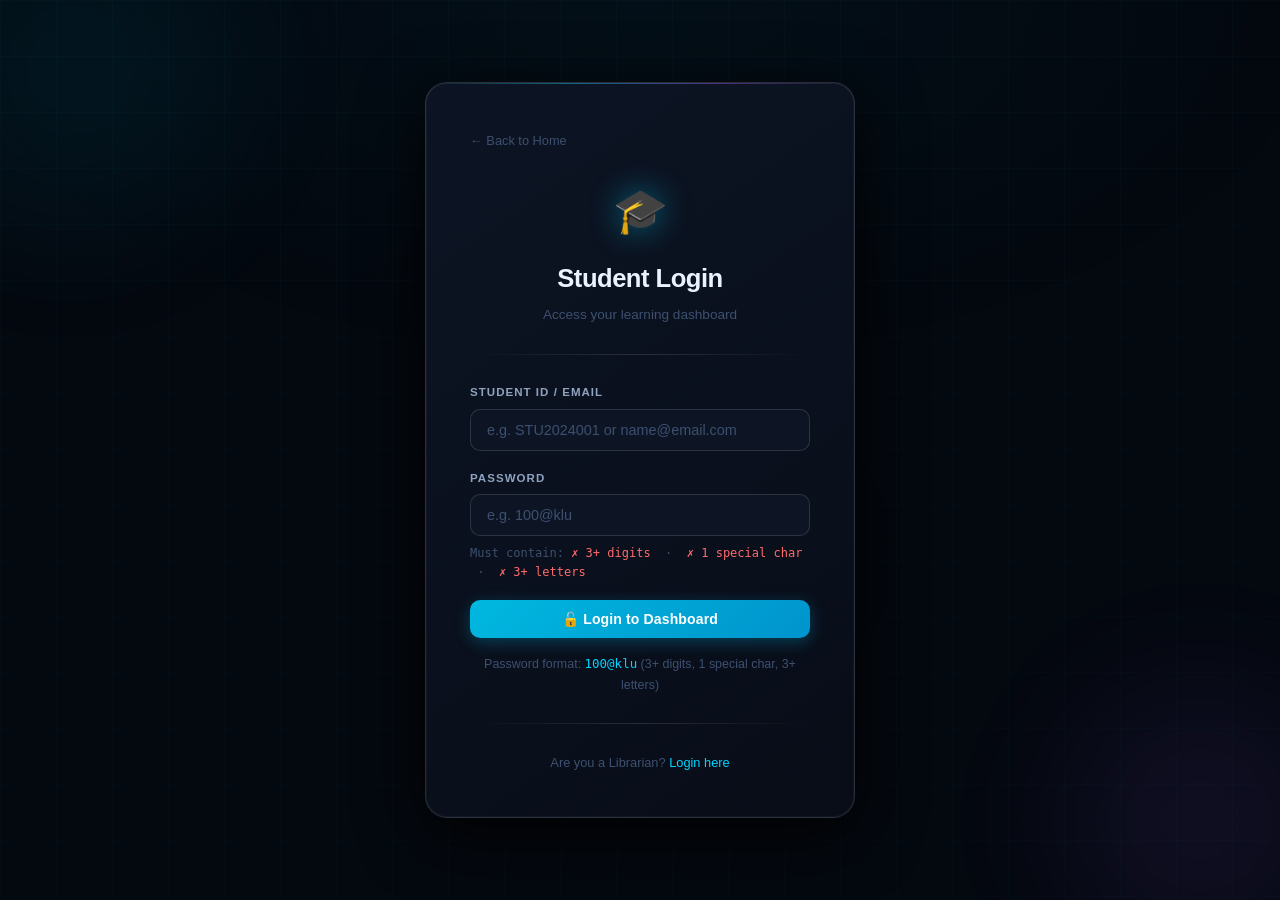
<file: dsl/dashboard-student.html>
<!DOCTYPE html>
<html lang="en">
<head>
  <!-- CO5: Security Headers -->
  <meta http-equiv="X-Frame-Options" content="DENY">
  <meta http-equiv="X-XSS-Protection" content="1; mode=block">
  <meta http-equiv="Content-Security-Policy" content="default-src 'self' https://fonts.googleapis.com https://fonts.gstatic.com; style-src 'self' 'unsafe-inline' https://fonts.googleapis.com; script-src 'self' 'unsafe-inline'; font-src https://fonts.gstatic.com;">
  <meta http-equiv="Referrer-Policy" content="no-referrer">
  <meta charset="UTF-8">
  <meta name="viewport" content="width=device-width, initial-scale=1.0">
  <title>Student Dashboard — Digital Smart Library</title>
  <link rel="preconnect" href="https://fonts.googleapis.com">
  <link href="https://fonts.googleapis.com/css2?family=Sora:wght@300;400;500;600;700&family=Space+Mono:ital,wght@0,400;0,700;1,400&display=swap" rel="stylesheet">
  <link rel="stylesheet" href="styles.css">
  <style>
    /* ── STUDENT DASHBOARD EXTRAS ── */
    .section { display: none; animation: fadeUp 0.35s ease; }
    .section.active { display: block; }

    .book-card {
      background: var(--surface); border: 1px solid var(--border);
      border-radius: var(--radius); padding: 1.25rem;
      position: relative; overflow: hidden;
      transition: all var(--transition); cursor: pointer;
    }
    .book-card::before {
      content: ''; position: absolute; top: 0; left: 0; right: 0; height: 2px;
      background: linear-gradient(90deg, var(--cyan), var(--purple));
      opacity: 0; transition: opacity var(--transition);
    }
    .book-card:hover { border-color: rgba(0,212,255,0.35); transform: translateY(-4px); box-shadow: 0 8px 30px rgba(0,0,0,0.4); }
    .book-card:hover::before { opacity: 1; }
    .book-cover { font-size: 2.5rem; display: block; margin-bottom: 0.75rem; }
    .book-cat {
      font-family: var(--font-mono); font-size: 0.58rem; text-transform: uppercase;
      letter-spacing: 0.12em; color: var(--cyan); margin-bottom: 0.4rem;
      background: var(--cyan-dim); padding: 2px 8px; border-radius: 4px;
      display: inline-block;
    }
    .book-title { font-size: 0.875rem; font-weight: 700; color: var(--text); margin-bottom: 0.25rem; line-height: 1.3; }
    .book-author { font-size: 0.72rem; color: var(--text3); margin-bottom: 0.5rem; }
    .book-meta { display: flex; align-items: center; justify-content: space-between; }
    .book-rating { font-family: var(--font-mono); font-size: 0.7rem; color: var(--amber); }
    .book-diff {
      font-size: 0.6rem; font-family: var(--font-mono); padding: 2px 6px;
      border-radius: 4px; text-transform: uppercase;
    }
    .diff-Beginner     { background: var(--green-dim); color: var(--green); }
    .diff-Intermediate { background: var(--amber-dim); color: var(--amber); }
    .diff-Advanced     { background: var(--red-dim);   color: var(--red);   }

    .books-grid {
      display: grid;
      grid-template-columns: repeat(auto-fill, minmax(180px, 1fr));
      gap: 1rem;
    }

    .fav-btn { background: none; border: none; cursor: pointer; font-size: 1rem; padding: 4px; border-radius: 50%; transition: transform var(--transition); }
    .fav-btn:hover { transform: scale(1.2); }

    /* Fine alert */
    .fine-alert {
      background: rgba(255,77,109,0.08); border: 1px solid rgba(255,77,109,0.3);
      border-radius: var(--radius); padding: 1rem 1.25rem;
      display: flex; align-items: center; justify-content: space-between;
      gap: 1rem; flex-wrap: wrap; margin-bottom: 1.25rem;
    }
    .fine-alert-text { font-size: 0.9rem; color: var(--red); }
    .fine-alert-text strong { font-family: var(--font-mono); }

    /* issued books */
    .issued-row {
      display: flex; align-items: center; gap: 1rem;
      padding: 0.85rem; border-bottom: 1px solid var(--border);
      flex-wrap: wrap;
    }
    .issued-row:last-child { border-bottom: none; }
    .issued-cover { font-size: 1.8rem; }
    .issued-info { flex: 1; min-width: 150px; }
    .issued-title { font-size: 0.875rem; font-weight: 600; color: var(--text); }
    .issued-dates { font-size: 0.72rem; color: var(--text3); margin-top: 2px; }
    .issued-status { font-size: 0.78rem; }

    /* Modal */
    .modal-cover-strip {
      height: 100px;
      background: linear-gradient(135deg, rgba(0,212,255,0.15), rgba(155,89,255,0.15));
      border-radius: 18px 18px 0 0;
      display: flex; align-items: center; justify-content: center;
      font-size: 3.5rem;
      border-bottom: 1px solid var(--border);
    }
    .modal-inner { padding: 1.5rem; }
    .modal-book-cat { font-family: var(--font-mono); font-size: 0.62rem; text-transform: uppercase; letter-spacing: 0.15em; color: var(--cyan); background: var(--cyan-dim); padding: 3px 10px; border-radius: 4px; display: inline-block; margin-bottom: 0.75rem; }
    .modal-book-title { font-size: 1.4rem; font-weight: 700; color: var(--text); margin-bottom: 0.3rem; }
    .modal-book-author { font-size: 0.875rem; color: var(--text2); margin-bottom: 1rem; }
    .modal-stats-row { display: flex; gap: 1rem; flex-wrap: wrap; margin-bottom: 1.25rem; }
    .modal-stat-item { background: var(--surface); border: 1px solid var(--border); border-radius: 8px; padding: 0.5rem 1rem; text-align: center; }
    .mst-val { font-family: var(--font-mono); font-size: 1rem; font-weight: 700; color: var(--text); }
    .mst-lbl { font-size: 0.62rem; color: var(--text3); text-transform: uppercase; letter-spacing: 0.08em; }
    .modal-section-lbl { font-size: 0.82rem; font-weight: 700; color: var(--text3); text-transform: uppercase; letter-spacing: 0.08em; margin: 1rem 0 0.5rem; }
    .modal-desc { font-size: 0.875rem; color: var(--text2); line-height: 1.7; }
    .concepts-list { display: flex; flex-wrap: wrap; gap: 0.4rem; }
    .concept-chip { font-size: 0.72rem; padding: 3px 10px; border-radius: 5px; background: var(--purple-dim); border: 1px solid rgba(155,89,255,0.2); color: #c4b5fd; }
    .modal-btns { display: flex; gap: 0.75rem; margin-top: 1.25rem; flex-wrap: wrap; }
    .modal-btn { flex: 1; min-width: 120px; padding: 0.7rem 1rem; border-radius: 10px; font-size: 0.875rem; font-weight: 600; border: 1px solid; text-align: center; transition: all var(--transition); cursor: pointer; }
    .mbtn-primary { background: var(--cyan-dim); color: var(--cyan); border-color: rgba(0,212,255,0.4); }
    .mbtn-primary:hover { background: rgba(0,212,255,0.2); }
    .mbtn-fav { background: var(--red-dim); color: var(--red); border-color: rgba(255,77,109,0.4); }
    .mbtn-fav:hover, .mbtn-fav.active { background: rgba(255,77,109,0.2); }

    /* Filter chips */
    .filter-row { display: flex; gap: 0.5rem; flex-wrap: wrap; margin-bottom: 1rem; }
    .chip { font-size: 0.78rem; font-weight: 500; padding: 0.35rem 0.85rem; border-radius: 20px; border: 1px solid var(--border); background: var(--surface); color: var(--text2); transition: all var(--transition); cursor: pointer; }
    .chip:hover { border-color: var(--border2); color: var(--text); }
    .chip.active { background: var(--cyan-dim); border-color: rgba(0,212,255,0.4); color: var(--cyan); }

    /* History items */
    .hist-item { display: flex; align-items: center; gap: 12px; padding: 0.75rem; border-bottom: 1px solid var(--border); }
    .hist-item:last-child { border-bottom: none; }
    .hist-cover { font-size: 1.6rem; }
    .hist-info { flex: 1; }
    .hist-title { font-size: 0.875rem; font-weight: 600; color: var(--text); }
    .hist-meta { font-size: 0.72rem; color: var(--text3); }
    .hist-time { font-family: var(--font-mono); font-size: 0.65rem; color: var(--text3); flex-shrink: 0; }

    /* Profile */
    .profile-grid { display: grid; grid-template-columns: 1fr 1fr; gap: 1.5rem; }
    .profile-avatar-wrap { text-align: center; }
    .profile-avatar-big {
      width: 80px; height: 80px; border-radius: 50%;
      background: linear-gradient(135deg, var(--cyan), var(--purple));
      display: flex; align-items: center; justify-content: center;
      font-size: 2rem; font-weight: 700; color: var(--bg);
      margin: 0 auto 0.75rem;
    }
    .profile-name { font-size: 1.1rem; font-weight: 700; color: var(--text); }
    .profile-role { font-size: 0.8rem; color: var(--text3); }
    .profile-stats { list-style: none; }
    .profile-stats li { display: flex; justify-content: space-between; padding: 0.5rem 0; border-bottom: 1px solid var(--border); font-size: 0.85rem; }
    .profile-stats li:last-child { border-bottom: none; }
    .ps-label { color: var(--text3); }
    .ps-val { color: var(--text); font-weight: 600; font-family: var(--font-mono); font-size: 0.8rem; }

    @media(max-width:700px) { .profile-grid { grid-template-columns: 1fr; } }

    /* ── GOAL SELECTION OVERLAY ── */
    .goal-overlay {
      position: fixed; inset: 0; z-index: 900;
      background: var(--bg);
      display: flex; align-items: center; justify-content: center;
      overflow-y: auto; padding: 2rem;
    }
    .goal-overlay.hidden { display: none !important; }
    .goal-content { text-align: center; max-width: 860px; width: 100%; animation: fadeUp 0.5s ease; }
    .goal-badge {
      display: inline-block; font-family: var(--font-mono);
      font-size: 0.62rem; letter-spacing: 0.22em; text-transform: uppercase;
      color: var(--cyan); border: 1px solid rgba(0,212,255,0.3);
      padding: 5px 16px; border-radius: 20px; margin-bottom: 1.25rem;
      background: rgba(0,212,255,0.05);
    }
    .goal-heading {
      font-size: clamp(1.8rem, 4vw, 2.8rem); font-weight: 700;
      color: var(--text); margin-bottom: 0.5rem; line-height: 1.1;
    }
    .goal-heading em {
      font-style: italic;
      background: linear-gradient(135deg, var(--cyan), var(--purple));
      -webkit-background-clip: text; -webkit-text-fill-color: transparent; background-clip: text;
    }
    .goal-sub { font-size: 0.95rem; color: var(--text2); margin-bottom: 2rem; }
    .goal-cards { display: flex; gap: 1rem; flex-wrap: wrap; justify-content: center; }
    .goal-card {
      background: var(--surface); border: 1px solid var(--border);
      border-radius: var(--radius); padding: 1.75rem 1.5rem;
      width: 185px; text-align: center; cursor: pointer;
      transition: all var(--transition); position: relative; overflow: hidden;
    }
    .goal-card:hover {
      border-color: var(--cyan); background: rgba(0,212,255,0.06);
      transform: translateY(-6px); box-shadow: 0 10px 32px rgba(0,212,255,0.15);
    }
    .goal-card-glow {
      position: absolute; inset: 0;
      background: radial-gradient(circle at 50% 0%, rgba(0,212,255,0.15), transparent 70%);
      opacity: 0; transition: opacity var(--transition);
    }
    .goal-card:hover .goal-card-glow { opacity: 1; }
    .goal-icon { font-size: 2.4rem; display: block; margin-bottom: 0.65rem; }
    .goal-title { font-size: 0.9rem; font-weight: 700; color: var(--text); margin-bottom: 0.3rem; }
    .goal-desc { font-size: 0.72rem; color: var(--text3); line-height: 1.4; }
    .goal-tag {
      display: inline-block; margin-top: 0.6rem;
      font-family: var(--font-mono); font-size: 0.55rem;
      letter-spacing: 0.1em; padding: 2px 8px; border-radius: 4px;
      background: rgba(0,212,255,0.1); color: var(--cyan);
      border: 1px solid rgba(0,212,255,0.2);
    }

    /* ── SEMESTER PREP DRILL-DOWN ── */
    .drill-back {
      display: inline-flex; align-items: center; gap: 6px;
      font-size: 0.82rem; color: var(--text2); cursor: pointer;
      background: var(--surface); border: 1px solid var(--border);
      padding: 0.4rem 0.9rem; border-radius: var(--radius-sm);
      transition: all var(--transition); margin-bottom: 1.25rem;
    }
    .drill-back:hover { border-color: var(--cyan); color: var(--cyan); }
    .tab-row { display: flex; gap: 0.5rem; flex-wrap: wrap; margin-bottom: 1.25rem; }
    .tab-btn {
      padding: 0.4rem 1rem; border-radius: 20px; font-size: 0.82rem; font-weight: 600;
      border: 1px solid var(--border); background: var(--surface); color: var(--text2);
      cursor: pointer; transition: all var(--transition);
    }
    .tab-btn:hover { border-color: var(--border2); color: var(--text); }
    .tab-btn.active { background: var(--cyan-dim); border-color: rgba(0,212,255,0.4); color: var(--cyan); }
    .subject-grid {
      display: grid; grid-template-columns: repeat(auto-fill, minmax(210px, 1fr)); gap: 1rem;
    }
    .subject-card {
      background: var(--surface); border: 1px solid var(--border);
      border-radius: var(--radius); padding: 1.2rem;
      transition: all var(--transition); cursor: pointer; position: relative; overflow: hidden;
    }
    .subject-card:hover { border-color: rgba(0,212,255,0.4); transform: translateY(-3px); box-shadow: 0 8px 24px rgba(0,0,0,0.4); }
    .subject-card::before {
      content: ''; position: absolute; top: 0; left: 0; right: 0; height: 2px;
      background: linear-gradient(90deg, var(--cyan), var(--purple));
      opacity: 0; transition: opacity var(--transition);
    }
    .subject-card:hover::before { opacity: 1; }
    .scard-icon { font-size: 1.8rem; display: block; margin-bottom: 0.5rem; }
    .scard-code {
      font-family: var(--font-mono); font-size: 0.6rem; letter-spacing: 0.12em;
      text-transform: uppercase; color: var(--cyan); background: var(--cyan-dim);
      padding: 2px 8px; border-radius: 4px; display: inline-block; margin-bottom: 0.35rem;
    }
    .scard-name { font-size: 0.875rem; font-weight: 700; color: var(--text); margin-bottom: 0.25rem; line-height: 1.3; }
    .scard-desc { font-size: 0.72rem; color: var(--text3); line-height: 1.45; }

    @media(max-width:600px) {
      .goal-cards { gap: 0.75rem; }
      .goal-card { width: 150px; padding: 1.25rem 1rem; }
    }
  </style>
</head>
<body>
  <div class="bg-grid"></div>
  <div class="orb-wrap">
    <div class="orb orb-1"></div>
    <div class="orb orb-2"></div>
    <div class="orb orb-3"></div>
  </div>

  <!-- ════ GOAL SELECTION OVERLAY ════ -->
  <div class="goal-overlay" id="goal-overlay">
    <div class="goal-content">
      <span class="goal-badge">CHOOSE YOUR LEARNING PATH</span>
      <h1 class="goal-heading">What are you<br><em>preparing for?</em></h1>
      <p class="goal-sub">Pick a goal and we'll show you the most relevant books and resources.</p>
      <div class="goal-cards">
        <div class="goal-card" onclick="selectGoal('placement')">
          <div class="goal-card-glow"></div>
          <span class="goal-icon">🎯</span>
          <div class="goal-title">Placement Prep</div>
          <div class="goal-desc">DSA, System Design, aptitude &amp; FAANG interview resources</div>
          <span class="goal-tag">PLACEMENTS</span>
        </div>
        <div class="goal-card" onclick="selectGoal('semester')">
          <div class="goal-card-glow"></div>
          <span class="goal-icon">📘</span>
          <div class="goal-title">Semester Prep</div>
          <div class="goal-desc">Subject-wise resources for your year and branch</div>
          <span class="goal-tag">ACADEMICS</span>
        </div>
        <div class="goal-card" onclick="selectGoal('personality')">
          <div class="goal-card-glow"></div>
          <span class="goal-icon">🌟</span>
          <div class="goal-title">Personality Development</div>
          <div class="goal-desc">Habits, productivity, mindset &amp; communication skills</div>
          <span class="goal-tag">GROWTH</span>
        </div>
        <div class="goal-card" onclick="selectGoal('novels')">
          <div class="goal-card-glow"></div>
          <span class="goal-icon">📖</span>
          <div class="goal-title">Novel Reading</div>
          <div class="goal-desc">Fiction, classics &amp; storytelling for leisure and imagination</div>
          <span class="goal-tag">READING</span>
        </div>
      </div>
    </div>
  </div>

  <!-- SIDEBAR -->
  <aside class="sidebar" id="sidebar">
    <header class="sidebar-header">
      <div class="sidebar-logo">
        <span class="logo-icon">📚</span>
        <div class="logo-text">Smart<span>Lib</span></div>
      </div>
    </header>
    <div class="sidebar-user-card">
      <div class="user-avatar" id="sb-avatar">S</div>
      <div>
        <div class="user-name" id="sb-name">Student</div>
        <span class="user-role-chip">🎓 STUDENT</span>
      </div>
    </div>
    <nav class="sidebar-nav">
      <a class="nav-item active" data-sec="dashboard" onclick="navigate('dashboard',this)">
        <span class="nav-icon">🏠</span><span class="nav-text">Dashboard</span>
      </a>
      <a class="nav-item" data-sec="semester" onclick="navigate('semester',this)">
        <span class="nav-icon">📘</span><span class="nav-text">Semester Prep</span>
      </a>
      <a class="nav-item" data-sec="explore" onclick="navigate('explore',this)">
        <span class="nav-icon">🔍</span><span class="nav-text">Explore Books</span>
      </a>
      <a class="nav-item" data-sec="issued" onclick="navigate('issued',this)">
        <span class="nav-icon">📖</span><span class="nav-text">Issued Books</span>
      </a>
      <a class="nav-item" data-sec="favorites" onclick="navigate('favorites',this)">
        <span class="nav-icon">❤️</span><span class="nav-text">Favorites</span>
        <span class="badge badge-red" id="fav-count" style="display:none">0</span>
      </a>
      <a class="nav-item" data-sec="history" onclick="navigate('history',this)">
        <span class="nav-icon">🕐</span><span class="nav-text">Reading History</span>
      </a>
      <a class="nav-item" data-sec="profile" onclick="navigate('profile',this)">
        <span class="nav-icon">👤</span><span class="nav-text">My Profile</span>
      </a>
    </nav>
    <div class="sidebar-footer">
      <button class="logout-btn" onclick="logout()">🚪 Logout</button>
    </div>
  </aside>

  <button class="hamburger" id="hamburger" onclick="toggleSidebar()"><span></span><span></span><span></span></button>
  <div class="sidebar-overlay" id="sb-overlay" onclick="toggleSidebar()"></div>

  <!-- MAIN CONTENT -->
  <main class="main-content page-wrap" id="main">

    <!-- DASHBOARD -->
    <section id="sec-dashboard" class="section active">
      <div class="page-header">
        <div>
          <h1 class="page-title" id="dash-title">Good morning! 👋</h1>
          <p class="page-subtitle">Welcome back to your learning dashboard</p>
        </div>
      </div>

      <!-- Fine Alert -->
      <div id="fine-alert" class="fine-alert hidden">
        <div class="fine-alert-text">⚠️ You have an outstanding fine of <strong id="fine-amount">₹0</strong>. Please clear it to continue borrowing.</div>
        <button class="btn btn-danger btn-sm" onclick="navigate('profile',document.querySelector('[data-sec=profile]'))">View Details</button>
      </div>

      <!-- Stats -->
      <div class="stats-grid" id="dash-stats"></div>

      <!-- Content Grid -->
      <div style="display:grid; grid-template-columns:1fr 320px; gap:1.5rem; align-items:start;" id="dash-grid">
        <div>
          <div class="glass-card">
            <div class="card-head">
              <h2 class="card-heading">📖 Recommended Books</h2>
              <button class="btn btn-secondary btn-sm" onclick="navigate('explore',document.querySelector('[data-sec=explore]'))">View All →</button>
            </div>
            <div class="books-grid" id="dash-rec"></div>
          </div>
        </div>
        <div>
          <div class="glass-card">
            <div class="card-head"><h2 class="card-heading">🕐 Recently Viewed</h2></div>
            <div id="dash-recent"></div>
          </div>
          <div class="glass-card">
            <div class="card-head"><h2 class="card-heading">📊 Quick Stats</h2></div>
            <div id="dash-qstats"></div>
          </div>
        </div>
      </div>
    </section>

    <!-- SEMESTER PREP -->
    <section id="sec-semester" class="section">
      <div class="page-header">
        <div>
          <h1 class="page-title">📘 Semester Prep</h1>
          <p class="page-subtitle">Select your branch and year to see subject resources</p>
        </div>
        <button class="drill-back" onclick="showGoalOverlay()">⚡ Change Goal</button>
      </div>

      <!-- Branch selector -->
      <div id="sem-branch-screen">
        <p style="font-size:0.85rem;color:var(--text3);margin-bottom:1rem;font-family:var(--font-mono);text-transform:uppercase;letter-spacing:0.08em">Select your branch</p>
        <div class="tab-row" id="branch-tabs">
          <button class="tab-btn" onclick="selectBranch('CSE',this)">💻 CSE</button>
          <button class="tab-btn" onclick="selectBranch('CSIT',this)">🖥️ CSIT</button>
          <button class="tab-btn" onclick="selectBranch('ECE',this)">📡 ECE</button>
          <button class="tab-btn" onclick="selectBranch('AIDS',this)">🤖 AIDS</button>
        </div>

        <!-- Year selector (hidden until branch chosen) -->
        <div id="year-row" class="hidden">
          <p style="font-size:0.85rem;color:var(--text3);margin-bottom:0.75rem;font-family:var(--font-mono);text-transform:uppercase;letter-spacing:0.08em">Select your year</p>
          <div class="tab-row">
            <button class="tab-btn" onclick="selectYear(1,this)">Year 1</button>
            <button class="tab-btn" onclick="selectYear(2,this)">Year 2</button>
            <button class="tab-btn" onclick="selectYear(3,this)">Year 3</button>
            <button class="tab-btn" onclick="selectYear(4,this)">Year 4</button>
          </div>
        </div>
      </div>

      <!-- Subjects grid (hidden until year chosen) -->
      <div id="subjects-container" class="hidden">
        <div style="display:flex;align-items:center;gap:0.75rem;margin-bottom:1.25rem;flex-wrap:wrap">
          <button class="drill-back" onclick="backToYearSelect()">← Back</button>
          <span id="sem-breadcrumb" style="font-size:0.85rem;color:var(--text2)"></span>
        </div>
        <div class="subject-grid" id="subjects-grid"></div>
        <div id="subj-books-panel" style="display:none"></div>
      </div>
    </section>

    <!-- EXPLORE BOOKS -->
    <section id="sec-explore" class="section">
      <div class="page-header">
        <div>
          <h1 class="page-title">🔍 Explore Books</h1>
          <p class="page-subtitle">Browse and search the full library catalog</p>
        </div>
      </div>
      <!-- CO5 Semantic: label + search role -->
      <div class="search-wrap" style="margin-bottom:1rem" role="search">
        <label for="explore-search" class="sr-only">Search books</label>
        <span class="search-icon" aria-hidden="true">🔍</span>
        <input type="search" id="explore-search" class="search-input"
          placeholder="Search by title, author, category…"
          autocomplete="off" aria-label="Search library books">
      </div>
      <div class="filter-row" id="cat-filters"></div>
      <div style="display:flex;align-items:center;justify-content:space-between;margin-bottom:1rem;flex-wrap:wrap;gap:0.5rem">
        <span id="explore-count" style="font-size:0.78rem;color:var(--text3)"></span>
        <select id="explore-sort" class="form-select" style="width:auto;padding:0.35rem 0.75rem" onchange="renderExplore()">
          <option value="popularity">⭐ Popularity</option>
          <option value="rating">📈 Rating</option>
          <option value="title">🔤 A–Z</option>
        </select>
      </div>
      <div class="books-grid" id="explore-grid"></div>
    </section>

    <!-- ISSUED BOOKS -->
    <section id="sec-issued" class="section">
      <div class="page-header">
        <div>
          <h1 class="page-title">📖 Issued Books</h1>
          <p class="page-subtitle">Books currently borrowed from the library</p>
        </div>
      </div>
      <!-- CO5 Semantic: output element for dynamic fine total -->
      <div class="glass-card" style="padding:0.75rem 1.25rem;margin-bottom:0.75rem;display:flex;align-items:center;gap:0.75rem">
        <span style="font-size:0.85rem;color:var(--text2)">Total borrow fees on this account:</span>
        <output id="issued-fine-total" style="font-family:var(--font-mono);font-weight:700;font-size:1rem;color:var(--cyan)">₹0</output>
      </div>
      <div class="glass-card" style="padding:0">
        <div id="issued-list"></div>
      </div>
    </section>

    <!-- FAVORITES -->
    <section id="sec-favorites" class="section">
      <div class="page-header">
        <div>
          <h1 class="page-title">❤️ My Favorites</h1>
          <p class="page-subtitle">Books you've saved to your collection</p>
        </div>
        <button class="btn btn-secondary btn-sm" onclick="navigate('explore',document.querySelector('[data-sec=explore]'))">+ Add More</button>
      </div>
      <div class="books-grid" id="fav-grid"></div>
    </section>

    <!-- READING HISTORY -->
    <section id="sec-history" class="section">
      <div class="page-header">
        <div>
          <h1 class="page-title">🕐 Reading History</h1>
          <p class="page-subtitle">Books you've explored and read</p>
        </div>
      </div>
      <div class="glass-card">
        <div id="hist-list"></div>
      </div>
    </section>

    <!-- PROFILE -->
    <section id="sec-profile" class="section">
      <div class="page-header">
        <div>
          <h1 class="page-title">👤 My Profile</h1>
          <p class="page-subtitle">Your account and fine details</p>
        </div>
      </div>

      <div style="display:grid;grid-template-columns:1fr 1fr;gap:1.5rem;align-items:start">
        <!-- Profile Info -->
        <div class="glass-card">
          <div class="card-head"><h2 class="card-heading">Account Information</h2></div>
          <div style="text-align:center;margin-bottom:1.5rem">
            <div class="profile-avatar-big" id="prof-avatar">S</div>
            <div class="profile-name" id="prof-name">Student Name</div>
            <div class="profile-role">Student Member</div>
          </div>
          <ul class="profile-stats" id="prof-stats"></ul>
        </div>

        <!-- Fine Details -->
        <div class="glass-card">
          <div class="card-head"><h2 class="card-heading">💰 Fine Details</h2></div>
          <div id="fine-detail-wrap"></div>
        </div>
      </div>
    </section>

  </main>

  <!-- Book Detail Modal -->
  <div id="book-modal" class="modal-overlay" onclick="if(event.target===this)closeModal()">
    <div class="modal-box modal-box-wide" style="padding:0;max-width:580px">
      <button class="modal-close-btn" onclick="closeModal()">✕</button>
      <div id="modal-body"></div>
    </div>
  </div>

  <!-- STUDENT BORROW DATE MODAL -->
  <div id="student-borrow-modal" class="modal-overlay" onclick="if(event.target===this)closeStudentBorrowModal()">
    <div class="modal-box" style="max-width:420px">
      <button class="modal-close-btn" onclick="closeStudentBorrowModal()">✕</button>
      <div class="modal-title">📖 Borrow Book</div>
      <div style="font-size:0.85rem;color:var(--text2);margin-bottom:1.25rem" id="sbm-book-info"></div>
      <input type="hidden" id="sbm-book-id">
      <div style="display:grid;grid-template-columns:1fr 1fr;gap:1rem">
        <div class="form-group"><label class="form-label">Issue Date</label><input type="date" id="sbm-issue-date" class="form-input"></div>
        <div class="form-group"><label class="form-label">Due Date</label><input type="date" id="sbm-due-date" class="form-input"></div>
      </div>
      <div class="modal-actions">
        <button class="btn btn-secondary" onclick="closeStudentBorrowModal()">Cancel</button>
        <button class="btn btn-primary" onclick="confirmStudentBorrow()">📖 Confirm Borrow</button>
      </div>
    </div>
  </div>
  <div id="toast" class="toast"></div>
  <script src="app.js"></script>
  <script>
    // ── DEFAULT SUBJECTS DATABASE ──
    const DEFAULT_SUBJECTS = {
      CSE: {
        1: [
          { id:'cse1_1', code:'DSA1', name:'Data Structures & Algorithms I', icon:'🌲', desc:'Arrays, Linked Lists, Stacks, Queues, basic Trees' },
          { id:'cse1_2', code:'DSA2', name:'Data Structures & Algorithms II', icon:'🔄', desc:'Graphs, Heaps, Advanced Trees, Algorithm Design' },
          { id:'cse1_3', code:'DM', name:'Discrete Mathematics', icon:'∑', desc:'Logic, Sets, Graph Theory, Combinatorics, Induction' },
          { id:'cse1_4', code:'JAVA', name:'Java Programming', icon:'☕', desc:'OOP concepts, Collections, Streams, Exception Handling' },
          { id:'cse1_5', code:'FWD', name:'Front-End Web Development', icon:'🌐', desc:'HTML, CSS, JavaScript, React fundamentals' },
          { id:'cse1_6', code:'DDCA', name:'Digital Design for Computer Architecture', icon:'💡', desc:'Logic Gates, Boolean Algebra, Combinational & Sequential Circuits' },
          { id:'cse1_7', code:'DBMS', name:'Database Management Systems', icon:'🗃️', desc:'SQL, ER Diagrams, Normalization, Transactions, ACID' },
          { id:'cse1_8', code:'MDSA', name:'Mathematics for Data Science & Analytics', icon:'📊', desc:'Statistics, Probability, Linear Algebra for ML/DS' },
          { id:'cse1_9', code:'AOOP', name:'Advanced Object Oriented Programming', icon:'🧩', desc:'Design Patterns, SOLID Principles, Generics, Reflection' },
          { id:'cse1_10', code:'AI', name:'Artificial Intelligence', icon:'🤖', desc:'Search Algorithms, Knowledge Representation, ML Basics, NLP' }
        ],
        2: [
          { id:'cse2_1', code:'OS', name:'Operating Systems', icon:'⚙️', desc:'Processes, Threads, Scheduling, Memory Management, File Systems' },
          { id:'cse2_2', code:'CN', name:'Computer Networks', icon:'🌐', desc:'OSI Model, TCP/IP, DNS, HTTP, Routing Protocols' },
          { id:'cse2_3', code:'TOC', name:'Theory of Computation', icon:'🔁', desc:'Automata, Grammars, Turing Machines, Complexity Classes' },
          { id:'cse2_4', code:'SE', name:'Software Engineering', icon:'🛠️', desc:'SDLC, Agile, UML, Testing, Project Management' },
          { id:'cse2_5', code:'DAA', name:'Design & Analysis of Algorithms', icon:'📐', desc:'Greedy, Divide & Conquer, Dynamic Programming, NP-Completeness' },
          { id:'cse2_6', code:'COA', name:'Computer Organization & Architecture', icon:'🏗️', desc:'CPU Design, Pipelining, Cache Memory, I/O Systems' },
          { id:'cse2_7', code:'MP', name:'Microprocessors & Embedded Systems', icon:'🔬', desc:'8086 Architecture, Assembly, Interfacing, Embedded C' },
          { id:'cse2_8', code:'EVS', name:'Environmental Science', icon:'🌿', desc:'Ecology, Pollution, Sustainability, Environmental Laws' }
        ],
        3: [
          { id:'cse3_1', code:'ML', name:'Machine Learning', icon:'🧠', desc:'Regression, Classification, Clustering, Feature Engineering' },
          { id:'cse3_2', code:'DL', name:'Deep Learning', icon:'🔥', desc:'Neural Networks, CNN, RNN, Transformers, GANs' },
          { id:'cse3_3', code:'CC', name:'Cloud Computing', icon:'☁️', desc:'AWS/Azure/GCP, Virtualization, Containers, Serverless' },
          { id:'cse3_4', code:'IS', name:'Information Security', icon:'🔐', desc:'Cryptography, Network Security, Ethical Hacking basics' },
          { id:'cse3_5', code:'WD', name:'Web Development (Full Stack)', icon:'💻', desc:'Node.js, React, REST APIs, MongoDB, Deployment' },
          { id:'cse3_6', code:'DC', name:'Distributed Computing', icon:'🔗', desc:'Map-Reduce, Consensus Algorithms, Fault Tolerance' },
          { id:'cse3_7', code:'CD', name:'Compiler Design', icon:'⚡', desc:'Lexical Analysis, Parsing, Semantic Analysis, Code Generation' },
          { id:'cse3_8', code:'PE', name:'Professional Ethics', icon:'⚖️', desc:'Engineering Ethics, Intellectual Property, Cyber Law' }
        ],
        4: [
          { id:'cse4_1', code:'BD', name:'Big Data Analytics', icon:'📦', desc:'Hadoop, Spark, HDFS, Data Pipelines, Real-time Processing' },
          { id:'cse4_2', code:'IOT', name:'Internet of Things', icon:'📡', desc:'IoT Architecture, Sensors, Protocols, Edge Computing' },
          { id:'cse4_3', code:'BC', name:'Blockchain Technology', icon:'⛓️', desc:'Consensus, Smart Contracts, Ethereum, DeFi basics' },
          { id:'cse4_4', code:'CV', name:'Computer Vision', icon:'👁️', desc:'Image Processing, Object Detection, OpenCV, YOLO' },
          { id:'cse4_5', code:'NLP', name:'Natural Language Processing', icon:'📝', desc:'Tokenization, Transformers, BERT, Sentiment Analysis' },
          { id:'cse4_6', code:'SD', name:'Software Design & Architecture', icon:'🏛️', desc:'Microservices, Design Patterns, System Design, APIs' },
          { id:'cse4_7', code:'RP', name:'Research Project / Capstone', icon:'🔬', desc:'Industry-level project spanning the final year' },
          { id:'cse4_8', code:'EL', name:'Elective: Advanced Topics', icon:'🎯', desc:'AR/VR, Quantum Computing, Autonomous Systems' }
        ]
      },
      CSIT: {
        1: [
          { id:'csit1_1', code:'DSA1', name:'Data Structures & Algorithms I', icon:'🌲', desc:'Arrays, Linked Lists, Stacks, Queues, Trees basics' },
          { id:'csit1_2', code:'DSA2', name:'Data Structures & Algorithms II', icon:'🔄', desc:'Graphs, Heaps, Advanced Trees, Algorithm Design' },
          { id:'csit1_3', code:'DM', name:'Discrete Mathematics', icon:'∑', desc:'Logic, Sets, Graph Theory, Combinatorics, Induction' },
          { id:'csit1_4', code:'JAVA', name:'Java Programming', icon:'☕', desc:'OOP concepts, Collections, Streams, Exception Handling' },
          { id:'csit1_5', code:'FWD', name:'Front-End Web Development', icon:'🌐', desc:'HTML, CSS, JavaScript, React fundamentals' },
          { id:'csit1_6', code:'DDCA', name:'Digital Design for Computer Architecture', icon:'💡', desc:'Logic Gates, Boolean Algebra, Sequential Circuits' },
          { id:'csit1_7', code:'DBMS', name:'Database Management Systems', icon:'🗃️', desc:'SQL, ER Diagrams, Normalization, Transactions' },
          { id:'csit1_8', code:'MDSA', name:'Mathematics for Data Science & Analytics', icon:'📊', desc:'Statistics, Probability, Linear Algebra for ML/DS' },
          { id:'csit1_9', code:'AOOP', name:'Advanced Object Oriented Programming', icon:'🧩', desc:'Design Patterns, SOLID Principles, Generics' },
          { id:'csit1_10', code:'AI', name:'Artificial Intelligence', icon:'🤖', desc:'Search Algorithms, Knowledge Representation, ML Basics' }
        ],
        2: [
          { id:'csit2_1', code:'OS', name:'Operating Systems', icon:'⚙️', desc:'Processes, Scheduling, Memory Management, File Systems' },
          { id:'csit2_2', code:'CN', name:'Computer Networks', icon:'🌐', desc:'OSI Model, TCP/IP, Routing, Network Security' },
          { id:'csit2_3', code:'SE', name:'Software Engineering', icon:'🛠️', desc:'SDLC, Agile, UML, Testing Methodologies' },
          { id:'csit2_4', code:'DAA', name:'Design & Analysis of Algorithms', icon:'📐', desc:'Greedy, Dynamic Programming, NP-Completeness' },
          { id:'csit2_5', code:'IT', name:'Information Theory', icon:'📡', desc:'Entropy, Coding, Data Compression, Channel Capacity' },
          { id:'csit2_6', code:'WT', name:'Web Technologies', icon:'💻', desc:'HTML5, CSS3, JavaScript, AJAX, Web Frameworks' },
          { id:'csit2_7', code:'PM', name:'Project Management', icon:'📋', desc:'Agile, Scrum, Risk Management, Cost Estimation' },
          { id:'csit2_8', code:'DW', name:'Data Warehousing', icon:'🏢', desc:'ETL, OLAP, Star Schema, Data Marts' }
        ],
        3: [
          { id:'csit3_1', code:'ML', name:'Machine Learning', icon:'🧠', desc:'Supervised, Unsupervised, Feature Engineering, Model Evaluation' },
          { id:'csit3_2', code:'DS', name:'Data Science', icon:'📉', desc:'Pandas, NumPy, EDA, Visualization, Statistical Inference' },
          { id:'csit3_3', code:'CC', name:'Cloud Computing', icon:'☁️', desc:'Cloud Services, Virtualization, Containers, DevOps' },
          { id:'csit3_4', code:'IS', name:'Information Security', icon:'🔐', desc:'Cryptography, PKI, Firewalls, Penetration Testing' },
          { id:'csit3_5', code:'MO', name:'Mobile App Development', icon:'📱', desc:'Android/iOS, Flutter, React Native, App Lifecycle' },
          { id:'csit3_6', code:'BA', name:'Business Analytics', icon:'📈', desc:'Tableau, Power BI, KPIs, Predictive Analytics' },
          { id:'csit3_7', code:'NLP', name:'Natural Language Processing', icon:'📝', desc:'Text Processing, Sentiment Analysis, BERT, ChatBots' },
          { id:'csit3_8', code:'PE', name:'Professional Ethics & Cyber Law', icon:'⚖️', desc:'IT Act, Data Privacy, Ethics in AI, Cybercrime' }
        ],
        4: [
          { id:'csit4_1', code:'BD', name:'Big Data Technologies', icon:'📦', desc:'Hadoop, Spark, Kafka, Hive, Real-time Streaming' },
          { id:'csit4_2', code:'AI2', name:'Advanced AI & Deep Learning', icon:'🔥', desc:'CNN, LSTM, GAN, Reinforcement Learning, AutoML' },
          { id:'csit4_3', code:'BC', name:'Blockchain & Fintech', icon:'⛓️', desc:'DLT, Smart Contracts, Cryptocurrency, DeFi' },
          { id:'csit4_4', code:'CY', name:'Cybersecurity Management', icon:'🛡️', desc:'SIEM, SOC, Incident Response, ISO 27001' },
          { id:'csit4_5', code:'ERP', name:'Enterprise Resource Planning', icon:'🏭', desc:'SAP, Oracle ERP, ERP Implementation, Business Processes' },
          { id:'csit4_6', code:'RP', name:'Research Project / Capstone', icon:'🔬', desc:'Industry-level project spanning the final year' },
          { id:'csit4_7', code:'INT', name:'Internship & Industry Training', icon:'🏢', desc:'Real-world exposure, Industry mentoring, Report submission' },
          { id:'csit4_8', code:'EL', name:'Elective: Emerging Technologies', icon:'🚀', desc:'Quantum Computing, AR/VR, Digital Twin, Edge AI' }
        ]
      },
      ECE: {
        1: [
          { id:'ece1_1', code:'BEE', name:'Basic Electrical Engineering', icon:'⚡', desc:"Circuits, Ohm's Law, KVL/KCL, AC/DC Analysis" },
          { id:'ece1_2', code:'EDT', name:'Electronic Devices & Theory', icon:'💡', desc:'Diodes, Transistors, MOSFETs, Operational Amplifiers' },
          { id:'ece1_3', code:'DM', name:'Discrete Mathematics', icon:'∑', desc:'Logic, Sets, Graph Theory, Combinatorics' },
          { id:'ece1_4', code:'DDCA', name:'Digital Design for Computer Architecture', icon:'🔌', desc:'Logic Gates, Flip-Flops, Counters, Multiplexers' },
          { id:'ece1_5', code:'PIC', name:'Programming for IoT & Control', icon:'🐍', desc:'C/Python, Embedded basics, GPIO control' },
          { id:'ece1_6', code:'SS', name:'Signals & Systems', icon:'〰️', desc:'Fourier, Laplace, Z-Transform, Convolution' },
          { id:'ece1_7', code:'MDSA', name:'Mathematics for Data Science & Analytics', icon:'📊', desc:'Statistics, Probability, Linear Algebra' },
          { id:'ece1_8', code:'EM', name:'Engineering Mathematics', icon:'➗', desc:'Calculus, Differential Equations, Complex Analysis' },
          { id:'ece1_9', code:'FWD', name:'Front-End Web Development', icon:'🌐', desc:'HTML, CSS, JavaScript basics' },
          { id:'ece1_10', code:'AI', name:'Artificial Intelligence Fundamentals', icon:'🤖', desc:'AI basics, Search Algorithms, ML introduction' }
        ],
        2: [
          { id:'ece2_1', code:'AEC', name:'Analog Electronics Circuits', icon:'📻', desc:'Amplifiers, Oscillators, Feedback, Power Amplifiers' },
          { id:'ece2_2', code:'DEC', name:'Digital Electronics & Circuits', icon:'💾', desc:'Combinational & Sequential Logic, State Machines' },
          { id:'ece2_3', code:'MP', name:'Microprocessors & Microcontrollers', icon:'🔬', desc:'8051, ARM, Arduino, RTOS basics' },
          { id:'ece2_4', code:'EMT', name:'Electromagnetic Theory', icon:'🧲', desc:"Maxwell's Equations, Wave Propagation, Antennas" },
          { id:'ece2_5', code:'CT', name:'Communication Theory', icon:'📡', desc:'AM/FM/PM, Digital Modulation, BER, Noise Analysis' },
          { id:'ece2_6', code:'CN', name:'Computer Networks', icon:'🌐', desc:'OSI Model, TCP/IP, Routing, Wireless Protocols' },
          { id:'ece2_7', code:'DBMS', name:'Database Management Systems', icon:'🗃️', desc:'SQL, ER Diagrams, Normalization, Transactions' },
          { id:'ece2_8', code:'EVS', name:'Environmental Science', icon:'🌿', desc:'Ecology, E-waste, Green Electronics, Sustainability' }
        ],
        3: [
          { id:'ece3_1', code:'VLSI', name:'VLSI Design', icon:'🔲', desc:'CMOS, Layout, Verilog, FPGA, System on Chip' },
          { id:'ece3_2', code:'DSP', name:'Digital Signal Processing', icon:'🔊', desc:'FIR/IIR Filters, FFT, Spectral Analysis, Real-time DSP' },
          { id:'ece3_3', code:'ES', name:'Embedded Systems', icon:'⚙️', desc:'ARM Cortex, RTOS, Device Drivers, Peripheral Interfacing' },
          { id:'ece3_4', code:'IOT', name:'Internet of Things', icon:'📡', desc:'IoT Protocols, MQTT, AWS IoT, Edge Intelligence' },
          { id:'ece3_5', code:'WC', name:'Wireless Communications', icon:'📶', desc:'4G/5G, OFDM, MIMO, Channel Coding' },
          { id:'ece3_6', code:'OFC', name:'Optical Fiber Communications', icon:'💎', desc:'Fiber Types, WDM, Optical Amplifiers, Networks' },
          { id:'ece3_7', code:'AI', name:'AI for ECE Applications', icon:'🤖', desc:'ML for Signal Processing, Edge AI, TinyML' },
          { id:'ece3_8', code:'PE', name:'Professional Ethics', icon:'⚖️', desc:'Engineering Ethics, Intellectual Property, IEEE Standards' }
        ],
        4: [
          { id:'ece4_1', code:'VLSI2', name:'Advanced VLSI & Chip Design', icon:'🏭', desc:'FinFET, 3D IC, Physical Verification, Timing Closure' },
          { id:'ece4_2', code:'RF', name:'RF & Microwave Engineering', icon:'📡', desc:'S-Parameters, Waveguides, Radar, Satellite Systems' },
          { id:'ece4_3', code:'ROB', name:'Robotics & Control Systems', icon:'🦾', desc:'PID, State-Space, Servo Motors, Robot Kinematics' },
          { id:'ece4_4', code:'MED', name:'Medical Electronics', icon:'🏥', desc:'ECG, EEG, Imaging Systems, Biomedical Sensors' },
          { id:'ece4_5', code:'AV', name:'Autonomous Vehicles & ADAS', icon:'🚗', desc:'LiDAR, Camera Fusion, Path Planning, Safety Standards' },
          { id:'ece4_6', code:'RP', name:'Research Project / Capstone', icon:'🔬', desc:'Industry-level project spanning the final year' },
          { id:'ece4_7', code:'EL', name:'Elective: Advanced Topics', icon:'🎯', desc:'Quantum Electronics, Photonics, Space Technology' },
          { id:'ece4_8', code:'INT', name:'Internship & Industry Training', icon:'🏢', desc:'Real-world industry exposure and mentoring' }
        ]
      },
      AIDS: {
        1: [
          { id:'aids1_1', code:'DSA1', name:'Data Structures & Algorithms I', icon:'🌲', desc:'Arrays, Linked Lists, Stacks, Queues, Trees basics' },
          { id:'aids1_2', code:'DSA2', name:'Data Structures & Algorithms II', icon:'🔄', desc:'Graphs, Heaps, Advanced Trees, Algorithm Design' },
          { id:'aids1_3', code:'DM', name:'Discrete Mathematics', icon:'∑', desc:'Logic, Sets, Graph Theory, Combinatorics, Induction' },
          { id:'aids1_4', code:'JAVA', name:'Java Programming', icon:'☕', desc:'OOP, Collections, Streams, Exception Handling' },
          { id:'aids1_5', code:'FWD', name:'Front-End Web Development', icon:'🌐', desc:'HTML, CSS, JavaScript, React for dashboards' },
          { id:'aids1_6', code:'DDCA', name:'Digital Design for Computer Architecture', icon:'💡', desc:'Logic Gates, Boolean Algebra, Sequential Circuits' },
          { id:'aids1_7', code:'DBMS', name:'Database Management Systems', icon:'🗃️', desc:'SQL, NoSQL, ER Diagrams, Normalization' },
          { id:'aids1_8', code:'MDSA', name:'Mathematics for Data Science & Analytics', icon:'📊', desc:'Statistics, Probability, Linear Algebra, Calculus' },
          { id:'aids1_9', code:'AOOP', name:'Advanced Object Oriented Programming', icon:'🧩', desc:'Design Patterns, SOLID, Generics, Reflection' },
          { id:'aids1_10', code:'AI', name:'Artificial Intelligence Foundations', icon:'🤖', desc:'Search, Knowledge Representation, ML basics, Ethics in AI' }
        ],
        2: [
          { id:'aids2_1', code:'ML', name:'Machine Learning', icon:'🧠', desc:'Regression, Classification, SVM, Random Forests' },
          { id:'aids2_2', code:'DS', name:'Data Science with Python', icon:'📉', desc:'Pandas, NumPy, Matplotlib, Seaborn, Scikit-Learn' },
          { id:'aids2_3', code:'STA', name:'Statistics & Probability', icon:'🎲', desc:'Bayesian Inference, Hypothesis Testing, Distributions' },
          { id:'aids2_4', code:'DV', name:'Data Visualization', icon:'📈', desc:'Tableau, Power BI, Plotly, Storytelling with Data' },
          { id:'aids2_5', code:'OS', name:'Operating Systems', icon:'⚙️', desc:'Processes, Memory, File Systems, Shell Scripting' },
          { id:'aids2_6', code:'CN', name:'Computer Networks', icon:'🌐', desc:'OSI, TCP/IP, Web Protocols, API Communication' },
          { id:'aids2_7', code:'SE', name:'Software Engineering', icon:'🛠️', desc:'Agile, SDLC, Version Control, CI/CD' },
          { id:'aids2_8', code:'BA', name:'Business Analytics', icon:'💼', desc:'KPIs, Dashboards, Market Analysis, Decision Science' }
        ],
        3: [
          { id:'aids3_1', code:'DL', name:'Deep Learning', icon:'🔥', desc:'CNN, RNN, LSTM, Transformers, Transfer Learning' },
          { id:'aids3_2', code:'BD', name:'Big Data Technologies', icon:'📦', desc:'Hadoop, Spark, Kafka, HDFS, Hive' },
          { id:'aids3_3', code:'NLP', name:'Natural Language Processing', icon:'📝', desc:'Tokenization, Word2Vec, BERT, GPT, Chatbots' },
          { id:'aids3_4', code:'CV', name:'Computer Vision', icon:'👁️', desc:'Image Classification, Object Detection, Segmentation' },
          { id:'aids3_5', code:'RL', name:'Reinforcement Learning', icon:'🎮', desc:'Q-Learning, Policy Gradient, OpenAI Gym, Game AI' },
          { id:'aids3_6', code:'CC', name:'Cloud & MLOps', icon:'☁️', desc:'AWS SageMaker, Azure ML, Docker, Kubernetes, MLflow' },
          { id:'aids3_7', code:'XAI', name:'Explainable AI & Ethics', icon:'⚖️', desc:'SHAP, LIME, Fairness, AI Regulation, Bias Mitigation' },
          { id:'aids3_8', code:'TS', name:'Time Series Analysis', icon:'⏰', desc:'ARIMA, LSTM for Time Series, Forecasting, Anomaly Detection' }
        ],
        4: [
          { id:'aids4_1', code:'GAI', name:'Generative AI & LLMs', icon:'✨', desc:'GPT, Diffusion Models, LoRA, Prompt Engineering, RAG' },
          { id:'aids4_2', code:'RA', name:'Recommender Systems', icon:'🎯', desc:'Collaborative Filtering, Content-Based, Hybrid Systems' },
          { id:'aids4_3', code:'FE', name:'Feature Engineering & AutoML', icon:'⚗️', desc:'Feature Selection, AutoML, Hyperparameter Tuning' },
          { id:'aids4_4', code:'GNN', name:'Graph Neural Networks', icon:'🕸️', desc:'GCN, GraphSAGE, Knowledge Graphs, Social Network Analysis' },
          { id:'aids4_5', code:'DE', name:'Data Engineering', icon:'🔧', desc:'Data Pipelines, dbt, Airflow, Lakehouse Architecture' },
          { id:'aids4_6', code:'IOT_AI', name:'AI for IoT & Edge', icon:'📡', desc:'TinyML, Edge Inference, Federated Learning' },
          { id:'aids4_7', code:'RP', name:'Research Project / Capstone', icon:'🔬', desc:'Industry-level AI/DS project spanning the final year' },
          { id:'aids4_8', code:'INT', name:'Internship & Industry Training', icon:'🏢', desc:'Real-world data science and AI industry exposure' }
        ]
      }
    };

    function getSubjects() {
      try {
        const s = localStorage.getItem('dsl_subjects');
        if (s) return JSON.parse(s);
      } catch(e) {}
      return JSON.parse(JSON.stringify(DEFAULT_SUBJECTS));
    }
  </script>
  <script>
    // ── AUTH GUARD ──
    const CU = getCurrentUser();
    if (!CU || CU.role !== 'student') { window.location.href = 'login-student.html'; }

    // ── GOAL OVERLAY ──
    let selectedGoal = localStorage.getItem('dsl_goal_' + CU.id) || null;

    function showGoalOverlay() {
      document.getElementById('goal-overlay').classList.remove('hidden');
    }
    function hideGoalOverlay() {
      document.getElementById('goal-overlay').classList.add('hidden');
    }

    function selectGoal(goal) {
      selectedGoal = goal;
      localStorage.setItem('dsl_goal_' + CU.id, goal);
      hideGoalOverlay();
      if (goal === 'semester') {
        navigate('semester', document.querySelector('[data-sec=semester]'));
      } else if (goal === 'placement') {
        navigate('explore', document.querySelector('[data-sec=explore]'));
        // Pre-filter to career/programming books
        activeFilter = 'Programming';
        renderExplore();
        showToast('Showing Placement Prep resources 🎯', 'info');
      } else if (goal === 'personality') {
        navigate('explore', document.querySelector('[data-sec=explore]'));
        activeFilter = 'Personality';
        renderExplore();
        showToast('Showing Personality Development books 🌟', 'info');
      } else if (goal === 'novels') {
        navigate('explore', document.querySelector('[data-sec=explore]'));
        activeFilter = 'Novels';
        renderExplore();
        showToast('Showing Novel Reading collection 📖', 'info');
      }
    }

    // Show overlay on first load or if no goal saved
    if (!selectedGoal) {
      showGoalOverlay();
    } else {
      hideGoalOverlay();
    }

    // ── SEMESTER PREP LOGIC ──
    let selBranch = null, selYear = null;

    function selectBranch(branch, el) {
      selBranch = branch;
      selYear = null;
      document.querySelectorAll('#branch-tabs .tab-btn').forEach(b => b.classList.remove('active'));
      el.classList.add('active');
      document.getElementById('year-row').classList.remove('hidden');
      document.getElementById('subjects-container').classList.add('hidden');
      // reset year buttons
      document.querySelectorAll('#year-row .tab-btn').forEach(b => b.classList.remove('active'));
    }

    function selectYear(year, el) {
      selYear = year;
      document.querySelectorAll('#year-row .tab-btn').forEach(b => b.classList.remove('active'));
      el.classList.add('active');
      renderSubjects();
    }

    function backToYearSelect() {
      selYear = null;
      document.getElementById('subjects-container').classList.add('hidden');
      document.querySelectorAll('#year-row .tab-btn').forEach(b => b.classList.remove('active'));
    }

    function renderSubjects() {
      if (!selBranch || !selYear) return;
      const subjects = getSubjects();
      const list = (subjects[selBranch] && subjects[selBranch][selYear]) || [];
      document.getElementById('sem-breadcrumb').textContent = selBranch + ' · Year ' + selYear + ' · ' + list.length + ' subjects';
      document.getElementById('subjects-grid').innerHTML = list.length
        ? list.map(s => {
            const bookCount = getSubjectBookIds(selBranch, selYear, s.id).length;
            return `<div class="subject-card">
              <div onclick="searchBookForSubject('${s.id}','${s.name}')" style="cursor:pointer">
                <span class="scard-icon">${s.icon}</span>
                <span class="scard-code">${s.code}</span>
                <div class="scard-name">${s.name}</div>
                <div class="scard-desc">${s.desc}</div>
                <div style="margin-top:0.5rem;font-size:0.72rem;color:var(--cyan)">
                  📚 ${bookCount > 0 ? bookCount + ' book' + (bookCount !== 1 ? 's' : '') + ' assigned' : 'Browse books'} →
                </div>
              </div>
              <button onclick="event.stopPropagation();openStudentSubjectBorrow('${s.id}','${s.name}')"
                style="margin-top:0.65rem;width:100%;padding:0.4rem;border-radius:7px;font-size:0.75rem;font-weight:600;
                border:1px solid rgba(0,212,255,0.35);color:var(--cyan);background:rgba(0,212,255,0.07);cursor:pointer;transition:all 0.2s">
                ➕ Add Book to This Subject
              </button>
            </div>`;
          }).join('')
        : '<div class="empty-state" style="grid-column:1/-1"><span class="empty-icon">📭</span><div class="empty-text">No subjects found for this branch/year yet.</div></div>';
      document.getElementById('subjects-container').classList.remove('hidden');
      // Reset drill panel
      document.getElementById('subj-books-panel').style.display = 'none';
      document.getElementById('subjects-grid').style.display = '';
    }
    function openStudentSubjectBorrow(subjectId, subjectName) {
      searchBookForSubject(subjectId, subjectName);
    }

    function searchBookForSubject(subjectId, subjectName) {
      // Show assigned books for this subject in a drill-down panel
      const assignedIds = getSubjectBookIds(selBranch, selYear, subjectId);
      const allBooks    = getBooks();
      const state       = getStudentState(CU.id);
      const container   = document.getElementById('subjects-container');

      if (!assignedIds.length) {
        // Fallback: search explore by subject name keywords
        navigate('explore', document.querySelector('[data-sec=explore]'));
        const keyword = subjectName.split(' ').slice(0,2).join(' ');
        document.getElementById('explore-search').value = keyword;
        activeFilter = 'all';
        renderExplore();
        showToast('Showing books related to: ' + subjectName, 'info');
        return;
      }

      const assigned = assignedIds.map(id => allBooks.find(b => b.id === id)).filter(Boolean);
      document.getElementById('subj-books-panel').innerHTML =
        '<div style="display:flex;align-items:center;gap:0.75rem;margin-bottom:1rem">'
        + '<button class="btn btn-secondary btn-sm" onclick="closeSubjectBooks()">← Back to Subjects</button>'
        + '<span style="font-size:0.875rem;color:var(--text2)">📚 Books for <strong>' + subjectName + '</strong></span>'
        + '</div>'
        + '<div class="books-grid">'
        + assigned.map(b => bookCardHTML(b, state)).join('')
        + '</div>';
      document.getElementById('subjects-grid').style.display = 'none';
      document.getElementById('subj-books-panel').style.display = '';
    }
    function closeSubjectBooks() {
      document.getElementById('subjects-grid').style.display = '';
      document.getElementById('subj-books-panel').style.display = 'none';
    }

    /* CO4 Exception Handling: catch unhandled Promise rejections */
    window.addEventListener('unhandledrejection', function(e) {
      console.error('[DSL Promise Rejection]', e.reason);
      showToast('Async error: ' + ((e.reason && e.reason.message) || String(e.reason)), 'err');
      e.preventDefault();
    });
    // ── INIT ──
    document.getElementById('sb-avatar').textContent = (CU.name || 'S')[0].toUpperCase();
    document.getElementById('sb-name').textContent = CU.name || 'Student';
    document.getElementById('dash-title').textContent = getGreeting() + ', ' + (CU.name || 'Student') + '! 👋';

    // ── NAVIGATION ──
    function navigate(sec, el) {
      document.querySelectorAll('.section').forEach(s => s.classList.remove('active'));
      document.querySelectorAll('.nav-item').forEach(n => n.classList.remove('active'));
      document.getElementById('sec-' + sec).classList.add('active');
      if (el) el.classList.add('active');
      const renders = { dashboard: renderDashboard, explore: renderExplore, issued: renderIssued, favorites: renderFavorites, history: renderHistory, profile: renderProfile, semester: ()=>{} };
      if (renders[sec]) renders[sec]();
    }

    // ── SIDEBAR ──
    function toggleSidebar() {
      document.getElementById('sidebar').classList.toggle('open');
      document.getElementById('sb-overlay').classList.toggle('open');
    }

    // ── LOGOUT ──
    function logout() { clearCurrentUser(); window.location.href = 'index.html'; }

    // ── DASHBOARD ──
    function renderDashboard() {
      const books = getBooks();
      const state = getStudentState(CU.id);
      const users = getUsers();
      const user = users.find(u => u.id === CU.id) || CU;

      // Fine alert
      if (user.fine > 0) {
        document.getElementById('fine-alert').classList.remove('hidden');
        document.getElementById('fine-amount').textContent = '₹' + user.fine;
      } else {
        document.getElementById('fine-alert').classList.add('hidden');
      }

      // Stats
      document.getElementById('dash-stats').innerHTML = [
        { icon: '📚', val: books.length, lbl: 'Total Books' },
        { icon: '📖', val: state.history.length, lbl: 'Books Read' },
        { icon: '❤️', val: state.favs.length, lbl: 'Favorites' },
        { icon: '💰', val: '₹' + (user.fine || 0), lbl: 'Fine Due' }
      ].map(s => `<div class="stat-card"><span class="stat-icon">${s.icon}</span><div class="stat-val">${s.val}</div><div class="stat-lbl">${s.lbl}</div></div>`).join('');

      // Fav badge
      const fb = document.getElementById('fav-count');
      fb.textContent = state.favs.length;
      fb.style.display = state.favs.length > 0 ? '' : 'none';

      // Recommended (top 6 by popularity)
      const top = [...books].sort((a,b) => b.popularity - a.popularity).slice(0,6);
      document.getElementById('dash-rec').innerHTML = top.map(b => bookCardHTML(b, state)).join('');

      // Recent
      const recent = state.history.slice(0, 5);
      document.getElementById('dash-recent').innerHTML = recent.length ? recent.map(h => {
        const b = books.find(x => x.id === h.id);
        return b ? `<div class="hist-item"><span class="hist-cover">${b.cover}</span><div class="hist-info"><div class="hist-title">${b.title}</div><div class="hist-meta">${b.author}</div></div><div class="hist-time">${formatTime(h.time)}</div></div>` : '';
      }).join('') : '<div class="empty-state"><span class="empty-icon">📭</span><div class="empty-text">No reading history yet</div></div>';

      // Quick stats
      document.getElementById('dash-qstats').innerHTML = `
        <div style="display:flex;flex-direction:column;gap:0.5rem">
          ${[['📚','Total Books',books.length],['👓','Books Viewed',state.history.length],['❤️','Saved',state.favs.length],['💰','Fine',`₹${user.fine||0}`]].map(([icon,lbl,val]) => `
          <div style="display:flex;align-items:center;justify-content:space-between;padding:0.6rem;background:var(--surface2);border-radius:8px">
            <span style="font-size:0.85rem;color:var(--text2)">${icon} ${lbl}</span>
            <span style="font-family:var(--font-mono);font-size:0.85rem;font-weight:700;color:var(--text)">${val}</span>
          </div>`).join('')}
        </div>`;
    }

    // ── EXPLORE ──
    let activeFilter = 'all';
    function renderExplore() {
      const books = getBooks();
      const q = document.getElementById('explore-search').value.toLowerCase();
      const sort = document.getElementById('explore-sort').value;
      const state = getStudentState(CU.id);

      // Category chips
      const cats = ['all', 'Programming', 'Academic', 'Personality', 'Novels', 'Career'];
      const catIcons = { all: '📋', Programming: '💻', Academic: '📐', Personality: '🌟', Novels: '📚', Career: '🎯' };
      document.getElementById('cat-filters').innerHTML = cats.map(c => `<button class="chip ${activeFilter===c?'active':''}" onclick="setFilter('${c}')">${catIcons[c]} ${c === 'all' ? 'All Books' : c}</button>`).join('');

      let filtered = books.filter(b => {
        const matchCat = activeFilter === 'all' || b.category === activeFilter;
        const matchQ = !q || b.title.toLowerCase().includes(q) || b.author.toLowerCase().includes(q) || b.category.toLowerCase().includes(q) || (b.concepts || []).some(c => c.toLowerCase().includes(q));
        return matchCat && matchQ;
      });
      if (sort === 'rating')      filtered.sort((a,b) => b.rating - a.rating);
      else if (sort === 'title')  filtered.sort((a,b) => a.title.localeCompare(b.title));
      else                        filtered.sort((a,b) => b.popularity - a.popularity);

      document.getElementById('explore-count').textContent = `Showing ${filtered.length} book${filtered.length !== 1 ? 's' : ''}`;
      document.getElementById('explore-grid').innerHTML = filtered.length
        ? filtered.map(b => bookCardHTML(b, state)).join('')
        : '<div class="empty-state" style="grid-column:1/-1"><span class="empty-icon">🔍</span><div class="empty-text">No books found</div></div>';
    }
    function setFilter(cat) { activeFilter = cat; renderExplore(); }

    // ── ISSUED BOOKS ──
    function renderIssued() {
      const state = getStudentState(CU.id);
      const books = getBooks();
      const issued = state.issued || [];
      if (!issued.length) {
        document.getElementById('issued-list').innerHTML = '<div class="empty-state"><span class="empty-icon">📭</span><div class="empty-text">No books currently borrowed. Go to Explore Books to borrow!</div></div>';
        return;
      }
      /* CO4 DOM Manipulation: update <o> total using createElement approach */
      const fineTotal = issued.reduce((s,i) => s + (i.borrowFee||0), 0);
      const outEl = document.getElementById('issued-fine-total');
      if (outEl) outEl.textContent = '₹' + fineTotal;

      document.getElementById('issued-list').innerHTML = issued.map(item => {
        const b = books.find(x => x.id === item.bookId);
        if (!b) return '';
        const due = new Date(item.dueDate);
        const overdue = due < new Date();
        const daysLeft = Math.ceil((due - new Date()) / (1000*60*60*24));
        return `<div class="issued-row" style="display:flex;align-items:center;gap:1rem;padding:1rem 1.25rem;border-bottom:1px solid var(--border);flex-wrap:wrap">
          <span style="font-size:2.2rem">${b.cover}</span>
          <div style="flex:1;min-width:0">
            <div style="font-size:0.9rem;font-weight:700;color:var(--text)">${b.title}</div>
            <div style="font-size:0.75rem;color:var(--text3);margin-top:2px">by ${b.author} · ⭐ ${b.rating}</div>
            <div style="font-size:0.72rem;color:var(--text3);margin-top:3px;font-family:var(--font-mono)">
              Issued: <time datetime="${item.issueDate}">${item.issueDate}</time> · Due: <time datetime="${item.dueDate}"><span style="color:${overdue?'var(--red)':'var(--text3)'}">${item.dueDate}</span></time>
              ${!overdue && daysLeft >= 0 ? ' · <span style="color:var(--amber)">' + daysLeft + ' day' + (daysLeft!==1?'s':'')+' left</span>' : ''}
            </div>
          </div>
          <div style="display:flex;flex-direction:column;align-items:flex-end;gap:0.4rem">
            <span class="badge ${overdue ? 'badge-red' : 'badge-green'}">${overdue ? 'OVERDUE' : 'ON TIME'}</span>
            <button data-bookid="${item.bookId}" onclick="returnStudentBook(this.dataset.bookid)"
              style="font-size:0.75rem;padding:0.35rem 0.75rem;border-radius:6px;border:1px solid var(--border);background:var(--surface);color:var(--text2);cursor:pointer;font-weight:600">
              ↩ Return
            </button>
          </div>
        </div>`;
      }).join('');
    }
    function returnStudentBook(bookId) {
      const state = getStudentState(CU.id);
      const item  = (state.issued || []).find(i => i.bookId === bookId);
      state.issued = (state.issued || []).filter(i => i.bookId !== bookId);
      saveStudentState(CU.id, state);

      // Restore available copies
      const books = getBooks();
      const bidx  = books.findIndex(b => b.id === bookId);
      if (bidx >= 0) { books[bidx].availableCopies = (books[bidx].availableCopies || 0) + 1; saveBooks(books); }

      // Remove borrow fee from fine (fee is paid back on return)
      const users = getUsers();
      const idx   = users.findIndex(u => u.id === CU.id);
      if (idx >= 0) {
        if (users[idx].booksIssued > 0) users[idx].booksIssued--;
        const fee = (item && item.borrowFee) || 0;
        users[idx].fine = Math.max(0, (users[idx].fine || 0) - fee);
        saveUsers(users);
      }
      showToast('Book returned ✅', 'ok');
      document.dispatchEvent(new CustomEvent('bookReturned', { detail: { bookId } }));
      renderIssued();
    }

    // ── FAVORITES ──
    function renderFavorites() {
      const state = getStudentState(CU.id);
      const books = getBooks();
      const favBooks = books.filter(b => state.favs.includes(b.id));
      document.getElementById('fav-grid').innerHTML = favBooks.length
        ? favBooks.map(b => bookCardHTML(b, state)).join('')
        : '<div class="empty-state" style="grid-column:1/-1"><span class="empty-icon">💔</span><div class="empty-text">No favorites yet</div><div class="empty-sub">Explore books and save your favorites!</div></div>';
    }

    // ── HISTORY ──
    function renderHistory() {
      const state = getStudentState(CU.id);
      const books = getBooks();
      if (!state.history.length) {
        document.getElementById('hist-list').innerHTML = '<div class="empty-state"><span class="empty-icon">📭</span><div class="empty-text">No reading history</div></div>';
        return;
      }
      document.getElementById('hist-list').innerHTML = state.history.map(h => {
        const b = books.find(x => x.id === h.id);
        return b ? `<div class="hist-item"><span class="hist-cover">${b.cover}</span><div class="hist-info"><div class="hist-title">${b.title}</div><div class="hist-meta">${b.category} · ${b.author}</div></div><div class="hist-time">${formatTime(h.time)}</div></div>` : '';
      }).join('');
    }

    // ── PROFILE ──
    function renderProfile() {
      const users = getUsers();
      const user = users.find(u => u.id === CU.id) || CU;
      const state = getStudentState(CU.id);

      document.getElementById('prof-avatar').textContent = (user.name || 'S')[0].toUpperCase();
      document.getElementById('prof-name').textContent = user.name || 'Student';

      document.getElementById('prof-stats').innerHTML = [
        ['Student ID', user.id],
        ['Email', user.email || 'N/A'],
        ['Joined', user.joinDate || 'N/A'],
        ['Books Read', state.history.length],
        ['Favorites', state.favs.length],
        ['Status', user.status || 'Active']
      ].map(([l,v]) => `<li><span class="ps-label">${l}</span><span class="ps-val">${v}</span></li>`).join('');

      // Fine details
      const fine = user.fine || 0;
      document.getElementById('fine-detail-wrap').innerHTML = `
        <div style="text-align:center;padding:1.5rem 0">
          <div style="font-size:3rem;font-weight:700;font-family:var(--font-mono);color:${fine>0?'var(--red)':'var(--green)'}">₹${fine}</div>
          <div style="font-size:0.85rem;color:var(--text3);margin-top:0.25rem">${fine > 0 ? 'Outstanding Fine' : 'No fine due'}</div>
        </div>
        ${fine > 0 ? `
          <div style="background:var(--red-dim);border:1px solid rgba(255,77,109,0.3);border-radius:10px;padding:1rem;margin-bottom:1rem;font-size:0.85rem;color:var(--red)">
            ⚠️ Please visit the library counter to pay your fine of <strong>₹${fine}</strong>.
          </div>` : `
          <div style="background:var(--green-dim);border:1px solid rgba(0,255,136,0.3);border-radius:10px;padding:1rem;margin-bottom:1rem;font-size:0.85rem;color:var(--green)">
            ✅ All clear! No outstanding fines.
          </div>`}
        <div style="font-size:0.78rem;color:var(--text3)">Fine rate: ₹2 per day after due date</div>
      `;
    }

    // ── BOOK CARD HTML ──
    /* CO5 Semantic: book card uses <article> for self-contained content */
    function bookCardHTML(book, state) {
      const isFav = state.favs.includes(book.id);
      const alreadyBorrowed = (state.issued || []).some(i => i.bookId === book.id);
      const price = book.price || 0;
      const avail = book.availableCopies !== undefined ? book.availableCopies : (book.copies || 5);
      return `<article class="book-card" data-bookid="${book.id}" data-category="${book.category}" aria-label="${book.title}">
        <div class="book-card-clickable" style="cursor:pointer">
          <figure style="margin:0 0 0.25rem">
            <span class="book-cover" role="img" aria-label="${book.title} cover">${book.cover}</span>
            <figcaption class="sr-only">${book.title} by ${book.author}</figcaption>
          </figure>
          <span class="book-cat">${book.category}</span>
          <div class="book-title">${book.title}</div>
          <div class="book-author">${book.author}</div>
          <div class="book-meta">
            <span class="book-rating" aria-label="Rating ${book.rating}">⭐ ${book.rating}</span>
            <span class="book-diff diff-${book.difficulty}">${book.difficulty}</span>
            <button class="fav-btn" data-favid="${book.id}" onclick="toggleFav('${book.id}',event)">${isFav?'❤️':'🤍'}</button>
          </div>
          <div style="display:flex;align-items:center;justify-content:space-between;margin-top:0.5rem">
            <output style="font-family:var(--font-mono);font-size:0.82rem;font-weight:700;color:var(--cyan)">₹${price}<span style="font-size:0.65rem;font-weight:400;color:var(--text3)"> fee</span></output>
            <span style="font-size:0.68rem;color:var(--text3)">${avail} avail</span>
          </div>
          <details style="margin-top:0.45rem" onclick="event.stopPropagation()">
            <summary style="font-size:0.7rem;color:var(--text3);cursor:pointer;list-style:none;user-select:none">ℹ️ About</summary>
            <p style="font-size:0.7rem;color:var(--text2);margin-top:0.3rem;line-height:1.45">${book.description?book.description.slice(0,110)+'…':'No description.'}</p>
          </details>
        </div>
        <button class="borrow-btn" data-bookid="${book.id}" data-price="${price}"
          ${alreadyBorrowed?'disabled aria-disabled="true"':''}
          style="margin-top:0.5rem;width:100%;padding:0.42rem;border-radius:8px;font-size:0.78rem;font-weight:600;transition:all 0.2s;
          border:1px solid ${alreadyBorrowed?'var(--border)':'rgba(0,212,255,0.4)'};
          color:${alreadyBorrowed?'var(--text3)':'var(--cyan)'};
          background:${alreadyBorrowed?'none':'rgba(0,212,255,0.08)'};
          cursor:${alreadyBorrowed?'not-allowed':'pointer'}">
          ${alreadyBorrowed?'✓ Borrowed':'📖 Borrow · ₹'+price}
        </button>
      </article>`;
    }

    
    // ── FAVORITES ──
    function toggleFav(id, e) {
      e.stopPropagation();
      const state = getStudentState(CU.id);
      const books = getBooks();
      const book = books.find(b => b.id === id);
      if (!book) return;
      if (state.favs.includes(id)) {
        state.favs = state.favs.filter(f => f !== id);
        showToast('Removed from favorites', 'info');
      } else {
        state.favs.push(id);
        showToast('Added to favorites ❤️', 'ok');
      }
      saveStudentState(CU.id, state);
      const fb = document.getElementById('fav-count');
      fb.textContent = state.favs.length;
      fb.style.display = state.favs.length > 0 ? '' : 'none';
      // Re-render current section
      const active = document.querySelector('.section.active').id.replace('sec-', '');
      const renders = { dashboard: renderDashboard, explore: renderExplore, favorites: renderFavorites };
      if (renders[active]) renders[active]();
    }

    // ── BOOK MODAL ──
    function openBookModal(id) {
      const books = getBooks();
      const book = books.find(b => b.id === id);
      if (!book) return;

      // Track view
      const state = getStudentState(CU.id);
      if (!state.history.find(h => h.id === id && new Date(h.time) > new Date(Date.now() - 60000))) {
        state.history.unshift({ id: book.id, time: new Date().toISOString() });
        if (state.history.length > 50) state.history.pop();
        saveStudentState(CU.id, state);
      }

      const isFav = state.favs.includes(id);
      document.getElementById('modal-body').innerHTML = `
        <div class="modal-cover-strip">${book.cover}</div>
        <div class="modal-inner">
          <span class="modal-book-cat">${book.category}</span>
          <div class="modal-book-title">${sanitize(book.title)}</div>
          <div class="modal-book-author">by ${sanitize(book.author)} · ${book.year || 'N/A'}</div>
          <div class="modal-stats-row">
            <div class="modal-stat-item"><div class="mst-val">⭐ ${book.rating}</div><div class="mst-lbl">Rating</div></div>
            <div class="modal-stat-item"><div class="mst-val">${book.pages || '—'}</div><div class="mst-lbl">Pages</div></div>
            <div class="modal-stat-item"><div class="mst-val">${book.popularity}%</div><div class="mst-lbl">Popularity</div></div>
            <div class="modal-stat-item"><div class="mst-val"><span class="book-diff diff-${book.difficulty}">${book.difficulty}</span></div><div class="mst-lbl">Level</div></div>
          </div>
          <div class="modal-section-lbl">About this Book</div>
          <div class="modal-desc">${book.description}</div>
          <div class="modal-section-lbl">Key Concepts</div>
          <div class="concepts-list">${(book.concepts || []).map(c => `<span class="concept-chip">${c}</span>`).join('')}</div>
          <div class="modal-btns">
            <button class="modal-btn mbtn-fav ${isFav ? 'active' : ''}" id="modal-fav-btn" onclick="toggleFavFromModal('${id}')">
              ${isFav ? '❤️ Saved' : '🤍 Save to Favorites'}
            </button>
            ${state.issued && state.issued.some(i => i.bookId === id)
              ? '<button class="modal-btn" style="background:var(--green-dim);border:1px solid rgba(0,255,136,0.3);color:var(--green)" disabled>✓ Already Borrowed</button>'
              : '<button class="modal-btn mbtn-primary" onclick="openBorrowDateModal(\''+id+'\')" data-bookid="${id}">📖 Borrow This Book</button>'
            }
            <button class="modal-btn" style="background:var(--surface);border:1px solid var(--border);color:var(--text2)" onclick="closeModal()">✓ Mark as Read</button>
          </div>
        </div>`;
      document.getElementById('book-modal').classList.add('open');
    }
    function closeModal() { document.getElementById('book-modal').classList.remove('open'); }

    function toggleFavFromModal(id) {
      const state = getStudentState(CU.id);
      const books = getBooks();
      const book = books.find(b => b.id === id);
      if (!book) return;
      const isFav = state.favs.includes(id);
      if (isFav) { state.favs = state.favs.filter(f => f !== id); showToast('Removed from favorites', 'info'); }
      else { state.favs.push(id); showToast('Saved to favorites ❤️', 'ok'); }
      saveStudentState(CU.id, state);
      const btn = document.getElementById('modal-fav-btn');
      if (btn) { btn.textContent = state.favs.includes(id) ? '❤️ Saved' : '🤍 Save to Favorites'; btn.classList.toggle('active', state.favs.includes(id)); }
      const fb = document.getElementById('fav-count');
      fb.textContent = state.favs.length;
      fb.style.display = state.favs.length > 0 ? '' : 'none';
    }

    /* CO4 Exception Handling: catch unhandled Promise rejections */
    window.addEventListener('unhandledrejection', function(e) {
      console.error('[DSL Promise Rejection]', e.reason);
      showToast('Async error: ' + ((e.reason && e.reason.message) || String(e.reason)), 'err');
      e.preventDefault();
    });
    // ── INIT ──
    renderDashboard();

    // ── RESPONSIVE GRID ──
    function checkGrid() {
      const grid = document.getElementById('dash-grid');
      if (grid) grid.style.gridTemplateColumns = window.innerWidth < 900 ? '1fr' : '1fr 320px';
    }
    window.addEventListener('resize', checkGrid); checkGrid();
    /* ── STUDENT BORROW ── */
    function openBorrowDateModal(bookId) {
      closeModal();
      const book = getBooks().find(b => b.id === bookId);
      if (!book) return;
      const today = new Date(), due = new Date(today);
      due.setDate(due.getDate() + 14);
      document.getElementById('sbm-book-id').value   = bookId;
      /* CO5 Security: sanitize before DOM insertion */
      document.getElementById('sbm-book-info').textContent = book.cover + ' ' + sanitize(book.title) + ' by ' + sanitize(book.author);
      document.getElementById('sbm-issue-date').value = today.toISOString().slice(0,10);
      document.getElementById('sbm-due-date').value   = due.toISOString().slice(0,10);
      document.getElementById('student-borrow-modal').classList.add('open');
    }
    function closeStudentBorrowModal() {
      document.getElementById('student-borrow-modal').classList.remove('open');
    }
    /* CO4 DOM Manipulation: insertAdjacentHTML adds confirmation chip without clearing parent */
    function insertBorrowConfirmation(bookTitle) {
      const container = document.getElementById('issued-list');
      if (!container) return;
      const chip = `<div class="borrow-confirm-chip" style="background:var(--green-dim);border:1px solid rgba(0,255,136,0.3);
        color:var(--green);padding:0.5rem 1rem;border-radius:8px;font-size:0.82rem;font-weight:600;
        margin-bottom:0.5rem;animation:fadeUp 0.3s ease">✅ "${bookTitle}" added to your issued books</div>`;
      container.insertAdjacentHTML('afterbegin', chip);
      setTimeout(() => { const c = container.querySelector('.borrow-confirm-chip'); if(c) c.remove(); }, 3000);
    }
    /* CO4 Exception Handling: try/catch + custom BorrowError/ValidationError */
    function confirmStudentBorrow() {
      try {
        const bookId    = document.getElementById('sbm-book-id').value;
        const issueDate = document.getElementById('sbm-issue-date').value;
        const dueDate   = document.getElementById('sbm-due-date').value;

        /* CO4 Exception: throw ValidationError for bad input */
        if (!issueDate || !dueDate) throw new ValidationError('Please select both issue and due dates');
        if (new Date(dueDate) <= new Date(issueDate)) throw new ValidationError('Due date must be after issue date');

        const state = getStudentState(CU.id);
        state.issued = state.issued || [];

        /* CO4 Exception: throw BorrowError for duplicate borrow */
        if (state.issued.some(i => i.bookId === bookId)) throw new BorrowError('You have already borrowed this book');

        const books = getBooks();
        const book  = books.find(b => b.id === bookId);
        if (!book) throw new BorrowError('Book not found in catalog');

        /* CO4 Exception: check availability */
        const avail = book.availableCopies !== undefined ? book.availableCopies : (book.copies || 1);
        if (avail <= 0) throw new BorrowError('No copies available right now');

        const fee = book.price || 0;
        state.issued.push({ bookId, issueDate, dueDate, borrowFee: fee });
        saveStudentState(CU.id, state);

        /* Reduce available copies — DOM update via CO4 custom event */
        const bidx = books.findIndex(b => b.id === bookId);
        if (bidx >= 0 && books[bidx].availableCopies > 0) {
          books[bidx].availableCopies--;
          saveBooks(books);
        }

        const users = getUsers();
        const idx   = users.findIndex(u => u.id === CU.id);
        if (idx >= 0) {
          users[idx].booksIssued = (users[idx].booksIssued || 0) + 1;
          users[idx].fine        = (users[idx].fine || 0) + fee;
          saveUsers(users);
        }

        closeStudentBorrowModal();
        showToast('Borrowed! ₹' + fee + ' borrow fee added 📖', 'ok');

        /* CO4 Custom Event: dispatch 'bookBorrowed' — listeners update UI reactively */
        document.dispatchEvent(new CustomEvent('bookBorrowed', {
          detail: { bookId, fee, title: book.title }
        }));

        renderDashboard();

      } catch(err) {
        /* CO4 Exception: catch by type for specific messages */
        if (err instanceof ValidationError) {
          showToast('⚠️ ' + err.message, 'err');
        } else if (err instanceof BorrowError) {
          showToast('📚 ' + err.message, 'err');
        } else {
          showToast('Something went wrong: ' + err.message, 'err');
          console.error('[confirmStudentBorrow]', err);
        }
      }
    }

    /* ══════════════════════════════════════════════════
       CO4 — EVENT HANDLING
    ══════════════════════════════════════════════════ */

    /* CO4 Event Delegation: one listener on explore-grid handles ALL book card clicks
       instead of attaching onclick to every individual card                          */
    document.addEventListener('DOMContentLoaded', function() {
      const grid = document.getElementById('explore-grid');
      if (grid) {
        grid.addEventListener('click', function(e) {
          /* Borrow button click via delegation */
          const borrowBtn = e.target.closest('.borrow-btn');
          if (borrowBtn && !borrowBtn.disabled) {
            e.stopPropagation();
            openBorrowDateModal(borrowBtn.dataset.bookid);
            return;
          }
          /* Book card click via delegation (open modal) */
          const card = e.target.closest('.book-card-clickable');
          if (card) {
            const article = card.closest('article[data-bookid]');
            if (article) openBookModal(article.dataset.bookid);
          }
        });
      }

      /* CO4 Keyboard Events: Escape closes modals, Enter submits search */
      document.addEventListener('keydown', function(e) {
        if (e.key === 'Escape') {
          document.querySelectorAll('.modal-overlay.open').forEach(m => m.classList.remove('open'));
        }
        if (e.key === 'Enter' && document.activeElement.id === 'explore-search') {
          renderExplore();
        }
      });

      /* CO4 Keyboard: search input live filter */
      const searchEl = document.getElementById('explore-search');
      if (searchEl) {
        searchEl.addEventListener('input', function() { renderExplore(); });
        searchEl.addEventListener('focus', function() {
          this.parentElement.style.borderColor = 'var(--cyan)';
        });
        searchEl.addEventListener('blur', function() {
          this.parentElement.style.borderColor = '';
        });
      }

      /* CO4 Custom Event: 'bookBorrowed' — fired when borrow is confirmed
         Multiple listeners react: fine counter, available count, issued list */
      document.addEventListener('bookBorrowed', function(e) {
        const { bookId, fee, title } = e.detail;
        /* Update the <output> fine total in issued section */
        const state = getStudentState(CU.id);
        const total = (state.issued || []).reduce((s,i) => s + (i.borrowFee||0), 0);
        const out = document.getElementById('issued-fine-total');
        if (out) {
          out.textContent = '₹' + total;
          /* CO4 DOM Manipulation: animate the output element on change */
          out.style.transition = 'color 0.3s';
          out.style.color = 'var(--amber)';
          setTimeout(() => { out.style.color = 'var(--cyan)'; }, 800);
        }
        console.log('[CO4 Custom Event] bookBorrowed fired:', { bookId, fee, title });
      });

      /* CO4 Custom Event: 'bookReturned' */
      document.addEventListener('bookReturned', function(e) {
        const state = getStudentState(CU.id);
        const total = (state.issued || []).reduce((s,i) => s + (i.borrowFee||0), 0);
        const out = document.getElementById('issued-fine-total');
        if (out) {
          out.textContent = '₹' + total;
          out.style.color = 'var(--green)';
          setTimeout(() => { out.style.color = 'var(--cyan)'; }, 800);
        }
      });
    });

    /* CO4 DOM Manipulation: MutationObserver watches fine badge for changes */
    (function setupMutationObserver() {
      const target = document.getElementById('dash-stats');
      if (!target) return;
      const observer = new MutationObserver(function(mutations) {
        mutations.forEach(function(m) {
          if (m.type === 'childList') {
            /* Highlight stats grid briefly when content updates */
            target.style.transition = 'opacity 0.3s';
            target.style.opacity = '0.6';
            setTimeout(() => { target.style.opacity = '1'; }, 300);
          }
        });
      });
      observer.observe(target, { childList: true });
    })();


  </script>
</body>
</html>
</file>
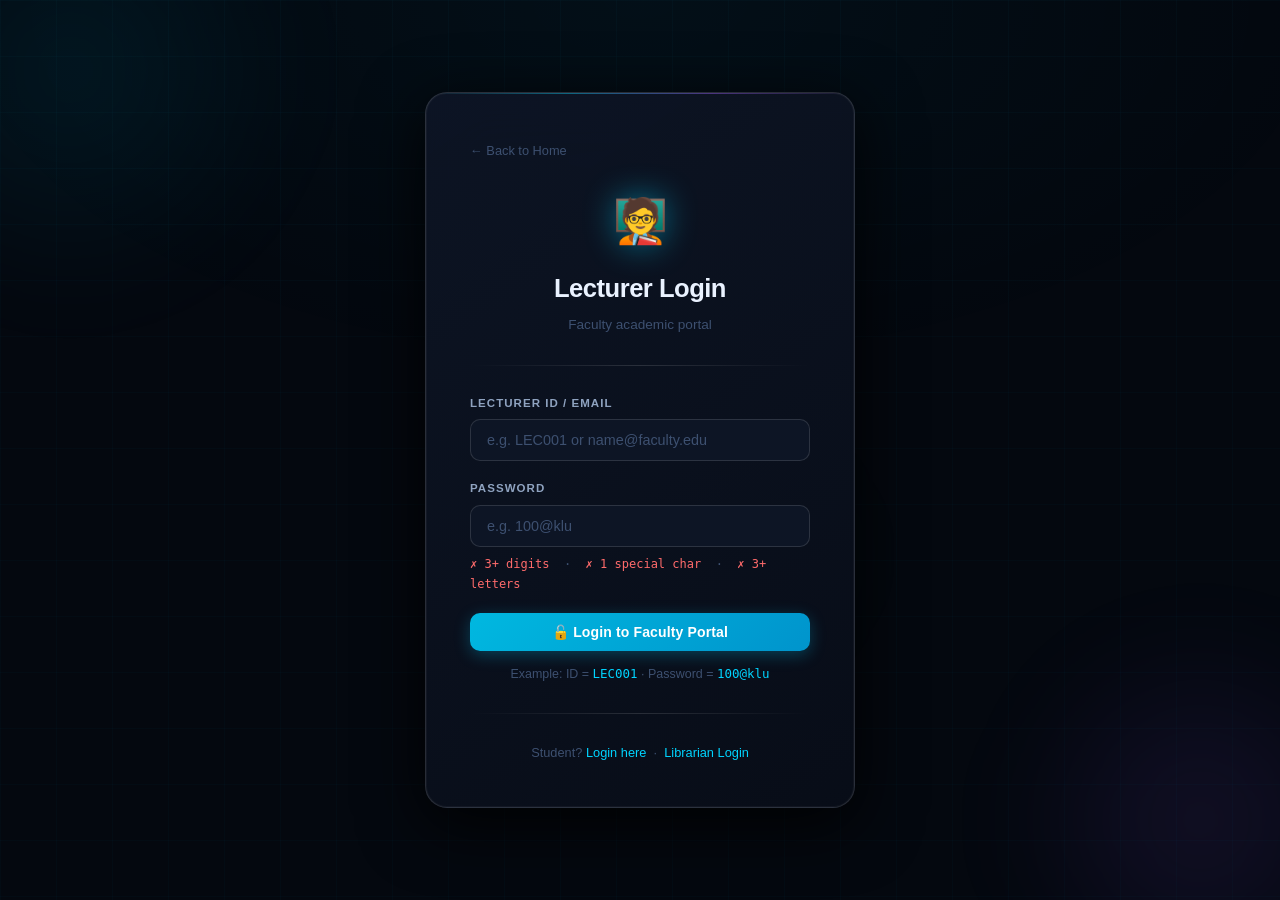
<file: dsl/login-lecturer.html>
<!DOCTYPE html>
<html lang="en">
<head>
  <!-- CO5: Security Headers -->
  <meta http-equiv="X-Frame-Options" content="DENY">
  <meta http-equiv="X-XSS-Protection" content="1; mode=block">
  <meta http-equiv="Content-Security-Policy" content="default-src 'self' https://fonts.googleapis.com https://fonts.gstatic.com; style-src 'self' 'unsafe-inline' https://fonts.googleapis.com; script-src 'self' 'unsafe-inline'; font-src https://fonts.gstatic.com;">
  <meta http-equiv="Referrer-Policy" content="no-referrer">
  <meta charset="UTF-8"><meta name="viewport" content="width=device-width, initial-scale=1.0">
  <title>Lecturer Login — Digital Smart Library</title>
  <link rel="preconnect" href="https://fonts.googleapis.com">
  <link href="https://fonts.googleapis.com/css2?family=Sora:wght@300;400;500;600;700&family=Space+Mono:ital,wght@0,400;0,700;1,400&display=swap" rel="stylesheet">
  <link rel="stylesheet" href="styles.css">
</head>
<body>
  <div class="bg-grid"></div>
  <div class="orb-wrap"><div class="orb orb-1"></div><div class="orb orb-2"></div><div class="orb orb-3"></div></div>
  <div class="login-page page-wrap">
    <div class="login-card">
      <a href="index.html" class="login-back">← Back to Home</a>
      <div class="login-logo">
        <span class="login-logo-icon">🧑‍🏫</span>
        <div class="login-title">Lecturer Login</div>
        <div class="login-subtitle">Faculty academic portal</div>
      </div>
      <div class="login-divider"></div>
      <div class="form-group">
        <label class="form-label">Lecturer ID / Email</label>
        <input type="text" id="lect-id" class="form-input" placeholder="e.g. LEC001 or name@faculty.edu" autocomplete="off">
      </div>
      <div class="form-group">
        <label class="form-label">Password</label>
        <input type="password" id="lect-pass" class="form-input" placeholder="e.g. 100@klu" oninput="validateLive(this)">
        <div style="margin-top:0.45rem;font-size:0.75rem;color:var(--text3);font-family:var(--font-mono);line-height:1.7">
          <span id="h-nums" style="color:#ff6b6b">✗ 3+ digits</span> &nbsp;·&nbsp;
          <span id="h-spec" style="color:#ff6b6b">✗ 1 special char</span> &nbsp;·&nbsp;
          <span id="h-lets" style="color:#ff6b6b">✗ 3+ letters</span>
        </div>
      </div>
      <button class="btn btn-primary btn-full" onclick="doLogin()">🔓 Login to Faculty Portal</button>
      <div style="margin-top:0.85rem;text-align:center;font-size:0.78rem;color:var(--text3)">
        Example: ID = <code style="color:var(--cyan)">LEC001</code> · Password = <code style="color:var(--cyan)">100@klu</code>
      </div>
      <div class="login-divider"></div>
      <div style="text-align:center;font-size:0.8rem;color:var(--text3)">
        Student? <a href="login-student.html" style="color:var(--cyan)">Login here</a>
        &nbsp;·&nbsp; <a href="login-librarian.html" style="color:var(--cyan)">Librarian Login</a>
      </div>
    </div>
  </div>
  <div id="toast" class="toast"></div>
  <script src="app.js"></script>
  <script>
    function validatePass(p) {
      return {
        nums:    (p.match(/\d/g)||[]).length >= 3,
        special: /[!@#$%^&*()_+\-=\[\]{};':"\\|,.<>\/?`~]/.test(p),
        letters: (p.match(/[a-zA-Z]/g)||[]).length >= 3
      };
    }
    function validateLive(inp) {
      var r = validatePass(inp.value);
      var ok = '#4ade80', fail = '#ff6b6b';
      document.getElementById('h-nums').style.color  = r.nums    ? ok : fail;
      document.getElementById('h-nums').textContent  = (r.nums    ? '✓' : '✗') + ' 3+ digits';
      document.getElementById('h-spec').style.color  = r.special ? ok : fail;
      document.getElementById('h-spec').textContent  = (r.special ? '✓' : '✗') + ' 1 special char';
      document.getElementById('h-lets').style.color  = r.letters ? ok : fail;
      document.getElementById('h-lets').textContent  = (r.letters ? '✓' : '✗') + ' 3+ letters';
    }
    function doLogin() {
      var id   = document.getElementById('lect-id').value.trim();
      var pass = document.getElementById('lect-pass').value.trim();
      if (!id || !pass) { showToast('Please enter ID and password', 'err'); return; }
      var r = validatePass(pass);
      if (!r.nums)    { showToast('Password needs at least 3 digits', 'err'); return; }
      if (!r.special) { showToast('Password needs at least 1 special character', 'err'); return; }
      if (!r.letters) { showToast('Password needs at least 3 letters', 'err'); return; }
      var users = getUsers();
      var user  = users.find(function(u){ return u.role === 'lecturer' && (u.id === id || u.email === id); });
      if (!user) {
        user = { id:id, name:id.includes('@') ? id.split('@')[0] : id,
                 email:id.includes('@') ? id : id+'@faculty.edu',
                 role:'lecturer', dept:'General',
                 joinDate:new Date().toISOString().slice(0,10),
                 booksIssued:0, fine:0, status:'active' };
        users.push(user); saveUsers(users);
      }
      setCurrentUser(user);
      showToast('Welcome, ' + user.name + '! 🧑‍🏫', 'ok');
      setTimeout(function(){ window.location.href = 'dashboard-lecturer.html'; }, 900);
    }
    document.addEventListener('keydown', function(e){ if(e.key==='Enter') doLogin(); });
  </script>
</body>
</html>
</file>
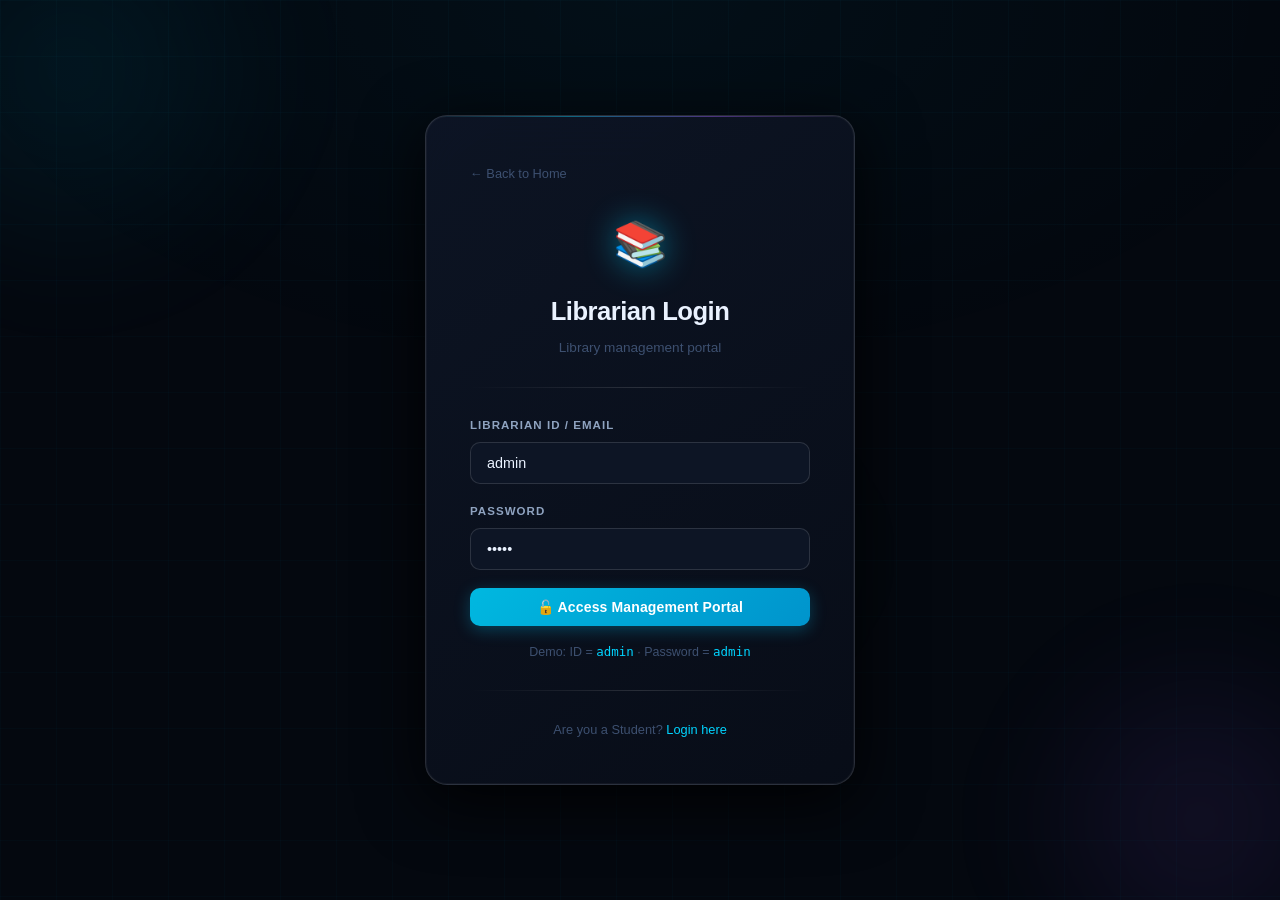
<file: dsl/login-librarian.html>
<!DOCTYPE html>
<html lang="en">
<head>
  <!-- CO5: Security Headers -->
  <meta http-equiv="X-Frame-Options" content="DENY">
  <meta http-equiv="X-XSS-Protection" content="1; mode=block">
  <meta http-equiv="Content-Security-Policy" content="default-src 'self' https://fonts.googleapis.com https://fonts.gstatic.com; style-src 'self' 'unsafe-inline' https://fonts.googleapis.com; script-src 'self' 'unsafe-inline'; font-src https://fonts.gstatic.com;">
  <meta http-equiv="Referrer-Policy" content="no-referrer">
  <meta charset="UTF-8">
  <meta name="viewport" content="width=device-width, initial-scale=1.0">
  <title>Librarian Login — Digital Smart Library</title>
  <link rel="preconnect" href="https://fonts.googleapis.com">
  <link href="https://fonts.googleapis.com/css2?family=Sora:wght@300;400;500;600;700&family=Space+Mono:ital,wght@0,400;0,700;1,400&display=swap" rel="stylesheet">
  <link rel="stylesheet" href="styles.css">
</head>
<body>
  <div class="bg-grid"></div>
  <div class="orb-wrap">
    <div class="orb orb-1"></div>
    <div class="orb orb-2"></div>
    <div class="orb orb-3"></div>
  </div>

  <div class="login-page page-wrap">
    <div class="login-card">
      <a href="index.html" class="login-back">← Back to Home</a>

      <div class="login-logo">
        <span class="login-logo-icon">📚</span>
        <div class="login-title">Librarian Login</div>
        <div class="login-subtitle">Library management portal</div>
      </div>

      <div class="login-divider"></div>

      <div class="form-group">
        <label class="form-label">Librarian ID / Email</label>
        <input type="text" id="lib-id" class="form-input" placeholder="e.g. LIB001 or admin@library.edu" value="admin" autocomplete="off">
      </div>
      <div class="form-group">
        <label class="form-label">Password</label>
        <input type="password" id="lib-pass" class="form-input" placeholder="Enter your password" value="admin">
      </div>

      <button class="btn btn-primary btn-full" onclick="librarianLogin()">
        🔓 Access Management Portal
      </button>

      <div style="margin-top:1rem; text-align:center; font-size:0.78rem; color:var(--text3);">
        Demo: ID = <code style="color:var(--cyan)">admin</code> · Password = <code style="color:var(--cyan)">admin</code>
      </div>

      <div class="login-divider"></div>
      <div style="text-align:center; font-size:0.8rem; color:var(--text3);">
        Are you a Student? <a href="login-student.html" style="color:var(--cyan);">Login here</a>
      </div>
    </div>
  </div>

  <div id="toast" class="toast"></div>
  <script src="app.js"></script>
  <script>
    function librarianLogin() {
      const id = document.getElementById('lib-id').value.trim();
      const pass = document.getElementById('lib-pass').value.trim();
      if (!id || !pass) { showToast('Please fill in all fields', 'err'); return; }

      let users = getUsers();
      let lib = users.find(u => u.role === 'librarian' && (u.id === id || u.email === id));

      if (!lib) {
        // Create librarian if doesn't exist (demo mode)
        lib = {
          id: id,
          name: id === 'admin' ? 'Head Librarian' : id,
          email: id.includes('@') ? id : id + '@library.edu',
          role: 'librarian',
          joinDate: new Date().toISOString().slice(0,10),
          status: 'active'
        };
        users.push(lib);
        saveUsers(users);
      }

      setCurrentUser(lib);
      showToast('Welcome, ' + lib.name + '! 📚', 'ok');
      setTimeout(() => window.location.href = 'dashboard-librarian.html', 900);
    }

    document.addEventListener('keydown', e => { if (e.key === 'Enter') librarianLogin(); });
  </script>
</body>
</html>
</file>
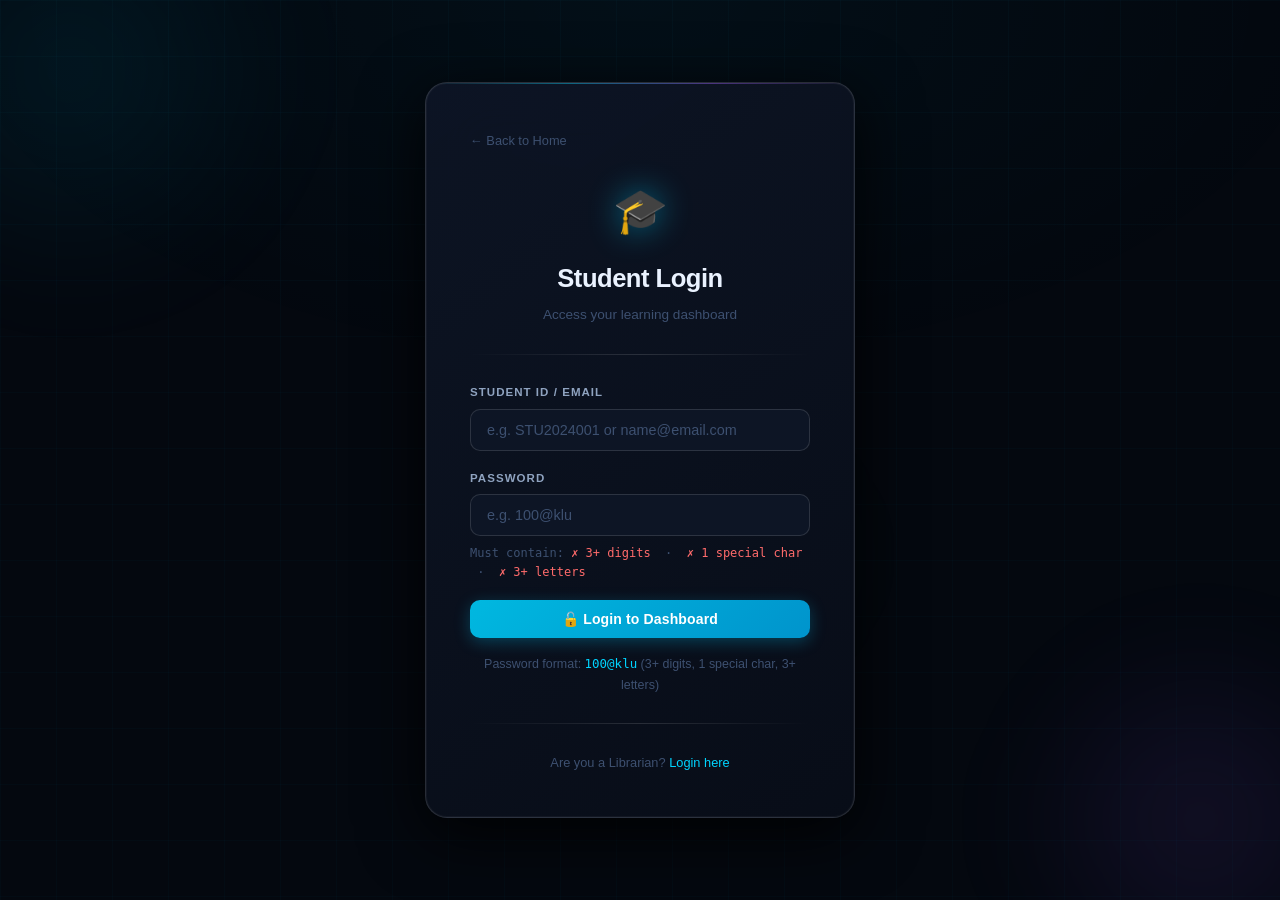
<file: dsl/login-student.html>
<!DOCTYPE html>
<html lang="en">
<head>
  <!-- CO5: Security Headers -->
  <meta http-equiv="X-Frame-Options" content="DENY">
  <meta http-equiv="X-XSS-Protection" content="1; mode=block">
  <meta http-equiv="Content-Security-Policy" content="default-src 'self' https://fonts.googleapis.com https://fonts.gstatic.com; style-src 'self' 'unsafe-inline' https://fonts.googleapis.com; script-src 'self' 'unsafe-inline'; font-src https://fonts.gstatic.com;">
  <meta http-equiv="Referrer-Policy" content="no-referrer">
  <meta charset="UTF-8">
  <meta name="viewport" content="width=device-width, initial-scale=1.0">
  <title>Student Login — Digital Smart Library</title>
  <link rel="preconnect" href="https://fonts.googleapis.com">
  <link href="https://fonts.googleapis.com/css2?family=Sora:wght@300;400;500;600;700&family=Space+Mono:ital,wght@0,400;0,700;1,400&display=swap" rel="stylesheet">
  <link rel="stylesheet" href="styles.css">
</head>
<body>
  <div class="bg-grid"></div>
  <div class="orb-wrap">
    <div class="orb orb-1"></div>
    <div class="orb orb-2"></div>
    <div class="orb orb-3"></div>
  </div>

  <div class="login-page page-wrap">
    <div class="login-card">
      <a href="index.html" class="login-back">← Back to Home</a>

      <div class="login-logo">
        <span class="login-logo-icon">🎓</span>
        <div class="login-title">Student Login</div>
        <div class="login-subtitle">Access your learning dashboard</div>
      </div>

      <div class="login-divider"></div>

      <div class="form-group">
        <label class="form-label">Student ID / Email</label>
        <input type="text" id="student-id" class="form-input" placeholder="e.g. STU2024001 or name@email.com" autocomplete="off">
      </div>
      <div class="form-group">
        <label class="form-label">Password</label>
        <input type="password" id="student-pass" class="form-input" placeholder="e.g. 100@klu" oninput="validatePasswordLive(this)">
        <div id="pass-hint" style="margin-top:0.45rem; font-size:0.75rem; color:var(--text3); font-family:var(--font-mono); line-height:1.6;">
          Must contain: <span id="hint-nums" style="color:#ff6b6b;">✗ 3+ digits</span> &nbsp;·&nbsp;
          <span id="hint-special" style="color:#ff6b6b;">✗ 1 special char</span> &nbsp;·&nbsp;
          <span id="hint-letters" style="color:#ff6b6b;">✗ 3+ letters</span>
        </div>
      </div>

      <button class="btn btn-primary btn-full" onclick="studentLogin()">
        🔓 Login to Dashboard
      </button>

      <div style="margin-top:1rem; text-align:center; font-size:0.78rem; color:var(--text3);">
        Password format: <code style="color:var(--cyan);">100@klu</code> (3+ digits, 1 special char, 3+ letters)
      </div>

      <div class="login-divider"></div>
      <div style="text-align:center; font-size:0.8rem; color:var(--text3);">
        Are you a Librarian? <a href="login-librarian.html" style="color:var(--cyan);">Login here</a>
      </div>
    </div>
  </div>

  <div id="toast" class="toast"></div>
  <script src="app.js"></script>
  <script>
    function validatePassword(pass) {
      const hasThreeNums    = (pass.match(/\d/g) || []).length >= 3;
      const hasSpecialChar  = /[!@#$%^&*()_+\-=\[\]{};':"\\|,.<>\/?`~]/.test(pass);
      const hasThreeLetters = (pass.match(/[a-zA-Z]/g) || []).length >= 3;
      return { hasThreeNums, hasSpecialChar, hasThreeLetters,
               valid: hasThreeNums && hasSpecialChar && hasThreeLetters };
    }

    function validatePasswordLive(input) {
      const r = validatePassword(input.value);
      const ok = '#4ade80', fail = '#ff6b6b';
      document.getElementById('hint-nums').style.color    = r.hasThreeNums    ? ok : fail;
      document.getElementById('hint-nums').textContent    = (r.hasThreeNums    ? '✓' : '✗') + ' 3+ digits';
      document.getElementById('hint-special').style.color = r.hasSpecialChar   ? ok : fail;
      document.getElementById('hint-special').textContent = (r.hasSpecialChar   ? '✓' : '✗') + ' 1 special char';
      document.getElementById('hint-letters').style.color = r.hasThreeLetters  ? ok : fail;
      document.getElementById('hint-letters').textContent = (r.hasThreeLetters  ? '✓' : '✗') + ' 3+ letters';
    }

    function studentLogin() {
      const id = document.getElementById('student-id').value.trim();
      const pass = document.getElementById('student-pass').value.trim();
      if (!id || !pass) { showToast('Please enter your ID and password', 'err'); return; }

      const v = validatePassword(pass);
      if (!v.hasThreeNums)    { showToast('Password needs at least 3 digits (e.g. 100@klu)', 'err'); return; }
      if (!v.hasSpecialChar)  { showToast('Password needs at least 1 special character like @, #, !', 'err'); return; }
      if (!v.hasThreeLetters) { showToast('Password needs at least 3 letters (e.g. 100@klu)', 'err'); return; }

      // Find or create student in DB
      let users = getUsers();
      let user = users.find(u => u.role === 'student' && (u.id === id || u.email === id));
      if (!user) {
        // Auto-register demo user
        user = {
          id: id,
          name: id.includes('@') ? id.split('@')[0] : id,
          email: id.includes('@') ? id : id + '@library.edu',
          role: 'student',
          joinDate: new Date().toISOString().slice(0,10),
          booksIssued: 0,
          fine: 0,
          status: 'active'
        };
        users.push(user);
        saveUsers(users);
      }

      setCurrentUser(user);
      showToast('Welcome back, ' + user.name + '! 👋', 'ok');
      setTimeout(() => window.location.href = 'dashboard-student.html', 900);
    }

    // Allow Enter key
    document.addEventListener('keydown', e => { if (e.key === 'Enter') studentLogin(); });
  </script>
</body>
</html>
</file>
<file: dsl/styles.css>
/* ════════════════════════════════════════════════════════════
   DIGITAL SMART LIBRARY — STYLES.CSS  (Upgraded v3)
   Theme: Premium Dark · Glassmorphism · Neon Accents · Depth
════════════════════════════════════════════════════════════ */

/* ── DESIGN TOKENS ── */
:root {
  /* Backgrounds */
  --bg:          #04080f;
  --bg2:         #080d18;
  --bg3:         #0d1525;
  --surface:     rgba(255,255,255,0.035);
  --surface2:    rgba(255,255,255,0.06);
  --surface3:    rgba(255,255,255,0.09);

  /* Borders */
  --border:      rgba(255,255,255,0.07);
  --border2:     rgba(255,255,255,0.13);
  --border3:     rgba(255,255,255,0.20);

  /* Brand Colors */
  --cyan:        #00d4ff;
  --cyan-dim:    rgba(0,212,255,0.10);
  --cyan-glow:   rgba(0,212,255,0.22);
  --cyan-bright: #40e0ff;

  --purple:      #9b59ff;
  --purple-dim:  rgba(155,89,255,0.10);
  --purple-glow: rgba(155,89,255,0.22);

  --green:       #00ff88;
  --green-dim:   rgba(0,255,136,0.09);
  --green-glow:  rgba(0,255,136,0.20);

  --amber:       #ffb347;
  --amber-dim:   rgba(255,179,71,0.09);

  --red:         #ff4d6d;
  --red-dim:     rgba(255,77,109,0.09);
  --red-glow:    rgba(255,77,109,0.20);

  --pink:        #ff6eb4;
  --pink-dim:    rgba(255,110,180,0.10);

  /* Text */
  --text:        #eaf2ff;
  --text2:       #8fa3c0;
  --text3:       #3d5070;

  /* Typography */
  --font:        'Sora', sans-serif;
  --font-mono:   'Space Mono', monospace;

  /* Shape */
  --radius:      16px;
  --radius-sm:   10px;
  --radius-xs:   6px;

  /* Shadows */
  --shadow:      0 4px 24px rgba(0,0,0,0.55);
  --shadow-lg:   0 8px 48px rgba(0,0,0,0.75);
  --shadow-xl:   0 16px 64px rgba(0,0,0,0.90);
  --glow-cyan:   0 0 24px rgba(0,212,255,0.18), 0 0 48px rgba(0,212,255,0.07);
  --glow-purple: 0 0 24px rgba(155,89,255,0.18), 0 0 48px rgba(155,89,255,0.07);

  /* Layout */
  --sidebar-w:   268px;
  --transition:  0.22s cubic-bezier(0.4, 0, 0.2, 1);
  --spring:      0.4s cubic-bezier(0.34, 1.56, 0.64, 1);
}

/* ── RESET ── */
*, *::before, *::after { box-sizing: border-box; margin: 0; padding: 0; }
html { scroll-behavior: smooth; -webkit-text-size-adjust: 100%; }
body {
  font-family: var(--font);
  background: var(--bg);
  color: var(--text);
  min-height: 100vh;
  overflow-x: hidden;
  line-height: 1.65;
  -webkit-font-smoothing: antialiased;
}
a, button { cursor: pointer; text-decoration: none; border: none; background: none; font-family: inherit; color: inherit; }
input, select, textarea { font-family: inherit; color: var(--text); }
img { max-width: 100%; }

/* ── SCROLLBAR ── */
::-webkit-scrollbar { width: 5px; height: 5px; }
::-webkit-scrollbar-track { background: transparent; }
::-webkit-scrollbar-thumb { background: rgba(0,212,255,0.25); border-radius: 3px; }
::-webkit-scrollbar-thumb:hover { background: rgba(0,212,255,0.45); }

/* ════════════════════════════════════════
   ANIMATIONS
════════════════════════════════════════ */
@keyframes fadeUp    { from { opacity:0; transform:translateY(22px); } to { opacity:1; transform:translateY(0); } }
@keyframes fadeIn    { from { opacity:0; } to { opacity:1; } }
@keyframes slideIn   { from { transform:translateX(-18px); opacity:0; } to { transform:translateX(0); opacity:1; } }
@keyframes scaleIn   { from { transform:scale(0.85); opacity:0; } to { transform:scale(1); opacity:1; } }
@keyframes pulse     { 0%,100% { opacity:1; } 50% { opacity:0.45; } }
@keyframes orbFloat  { 0%,100% { transform:translateY(0) scale(1); } 50% { transform:translateY(-35px) scale(1.06); } }
@keyframes shimmer   { 0% { background-position:-200% 0; } 100% { background-position:200% 0; } }
@keyframes countUp   { from { opacity:0; transform:scale(0.75); } to { opacity:1; transform:scale(1); } }
@keyframes borderGlow { 0%,100% { border-color:rgba(0,212,255,0.3); } 50% { border-color:rgba(0,212,255,0.7); } }
@keyframes neonPulse { 0%,100% { box-shadow:var(--glow-cyan); } 50% { box-shadow:0 0 36px rgba(0,212,255,0.35), 0 0 72px rgba(0,212,255,0.12); } }
@keyframes spin      { from { transform:rotate(0deg); } to { transform:rotate(360deg); } }

/* ════════════════════════════════════════
   BACKGROUND — GRID + ORBS
════════════════════════════════════════ */
.bg-grid {
  position: fixed; inset: 0; z-index: 0; pointer-events: none;
  background-image:
    linear-gradient(rgba(0,212,255,0.025) 1px, transparent 1px),
    linear-gradient(90deg, rgba(0,212,255,0.025) 1px, transparent 1px);
  background-size: 56px 56px;
}
.bg-grid::after {
  content: '';
  position: absolute; inset: 0;
  background: radial-gradient(ellipse 80% 60% at 50% 0%, rgba(0,212,255,0.04), transparent 70%);
}
.orb-wrap { position: fixed; inset: 0; z-index: 0; pointer-events: none; overflow: hidden; }
.orb {
  position: absolute; border-radius: 50%;
  animation: orbFloat linear infinite;
  will-change: transform;
}
.orb-1 {
  width: 500px; height: 500px;
  background: radial-gradient(circle, rgba(0,212,255,0.08), transparent 70%);
  top: -180px; left: -180px; animation-duration: 9s;
  filter: blur(40px);
}
.orb-2 {
  width: 420px; height: 420px;
  background: radial-gradient(circle, rgba(155,89,255,0.1), transparent 70%);
  bottom: -130px; right: -130px; animation-duration: 12s; animation-delay: -4s;
  filter: blur(40px);
}
.orb-3 {
  width: 300px; height: 300px;
  background: radial-gradient(circle, rgba(0,255,136,0.06), transparent 70%);
  top: 45%; left: 45%; animation-duration: 15s; animation-delay: -8s;
  filter: blur(35px);
}

/* ════════════════════════════════════════
   UTILITY
════════════════════════════════════════ */
.hidden { display: none !important; }
.page-wrap { position: relative; z-index: 1; }

/* ════════════════════════════════════════
   GLASS CARD
════════════════════════════════════════ */
.glass-card {
  background: var(--surface);
  border: 1px solid var(--border);
  border-radius: var(--radius);
  padding: 1.5rem;
  backdrop-filter: blur(24px);
  -webkit-backdrop-filter: blur(24px);
  transition: border-color var(--transition), box-shadow var(--transition), transform var(--transition);
  margin-bottom: 1.25rem;
  position: relative;
  overflow: hidden;
}
.glass-card::before {
  content: '';
  position: absolute; top: 0; left: 0; right: 0; height: 1px;
  background: linear-gradient(90deg, transparent, rgba(0,212,255,0.25), transparent);
  opacity: 0; transition: opacity var(--transition);
}
.glass-card:hover {
  border-color: var(--border2);
  box-shadow: 0 8px 32px rgba(0,0,0,0.4);
}
.glass-card:hover::before { opacity: 1; }

.card-head {
  display: flex; align-items: center; justify-content: space-between;
  margin-bottom: 1.25rem;
}
.card-heading {
  font-size: 0.95rem; font-weight: 700; color: var(--text);
  display: flex; align-items: center; gap: 8px;
}

/* ════════════════════════════════════════
   FORM INPUTS
════════════════════════════════════════ */
.form-group { margin-bottom: 1.15rem; }
.form-label {
  display: block; font-size: 0.72rem; font-weight: 700;
  color: var(--text2); margin-bottom: 0.4rem;
  text-transform: uppercase; letter-spacing: 0.09em;
}
.form-input, .form-select, .form-textarea {
  width: 100%;
  background: var(--bg3);
  border: 1px solid var(--border2);
  border-radius: var(--radius-sm);
  padding: 0.75rem 1rem;
  font-size: 0.9rem; color: var(--text);
  outline: none;
  transition: border-color var(--transition), box-shadow var(--transition), background var(--transition);
}
.form-input:hover, .form-select:hover { border-color: var(--border3); }
.form-input:focus, .form-select:focus, .form-textarea:focus {
  border-color: var(--cyan);
  box-shadow: 0 0 0 3px rgba(0,212,255,0.12);
  background: rgba(0,212,255,0.04);
}
.form-input::placeholder { color: var(--text3); }
.form-select { cursor: pointer; background: var(--bg3); }
.form-select option { background: var(--bg2); color: var(--text); }
.form-textarea { resize: vertical; min-height: 90px; line-height: 1.6; }

/* ════════════════════════════════════════
   BUTTONS
════════════════════════════════════════ */
.btn {
  display: inline-flex; align-items: center; justify-content: center; gap: 7px;
  padding: 0.68rem 1.4rem;
  border-radius: var(--radius-sm);
  font-size: 0.875rem; font-weight: 600;
  transition: all var(--transition);
  cursor: pointer; border: none;
  letter-spacing: 0.01em;
  position: relative; overflow: hidden;
}
.btn::after {
  content: '';
  position: absolute; inset: 0;
  background: rgba(255,255,255,0.07);
  opacity: 0; transition: opacity var(--transition);
}
.btn:hover::after { opacity: 1; }

.btn-primary {
  background: linear-gradient(135deg, #00b8e0, #0094cc);
  color: #fff;
  box-shadow: 0 4px 16px rgba(0,180,224,0.30);
}
.btn-primary:hover {
  transform: translateY(-2px);
  box-shadow: 0 8px 24px rgba(0,180,224,0.42);
}
.btn-primary:active { transform: translateY(0); }

.btn-secondary {
  background: var(--surface2);
  color: var(--text);
  border: 1px solid var(--border2);
}
.btn-secondary:hover {
  border-color: rgba(0,212,255,0.45);
  color: var(--cyan);
  background: var(--cyan-dim);
}

.btn-danger {
  background: var(--red-dim);
  color: var(--red);
  border: 1px solid rgba(255,77,109,0.25);
}
.btn-danger:hover {
  background: rgba(255,77,109,0.16);
  box-shadow: 0 4px 16px rgba(255,77,109,0.15);
}

.btn-success {
  background: var(--green-dim);
  color: var(--green);
  border: 1px solid rgba(0,255,136,0.25);
}
.btn-success:hover {
  background: rgba(0,255,136,0.16);
  box-shadow: 0 4px 16px rgba(0,255,136,0.15);
}

.btn-sm { padding: 0.38rem 0.85rem; font-size: 0.78rem; border-radius: var(--radius-xs); }
.btn-full { width: 100%; }

/* ════════════════════════════════════════
   BADGE / CHIP
════════════════════════════════════════ */
.badge {
  display: inline-flex; align-items: center; gap: 4px;
  font-family: var(--font-mono); font-size: 0.58rem;
  letter-spacing: 0.14em; text-transform: uppercase;
  padding: 3px 10px; border-radius: 20px; font-weight: 700;
}
.badge-cyan   { background: var(--cyan-dim);   color: var(--cyan);   border: 1px solid rgba(0,212,255,0.22); }
.badge-green  { background: var(--green-dim);  color: var(--green);  border: 1px solid rgba(0,255,136,0.22); }
.badge-red    { background: var(--red-dim);    color: var(--red);    border: 1px solid rgba(255,77,109,0.22); }
.badge-amber  { background: var(--amber-dim);  color: var(--amber);  border: 1px solid rgba(255,179,71,0.22); }
.badge-purple { background: var(--purple-dim); color: var(--purple); border: 1px solid rgba(155,89,255,0.22); }

/* ════════════════════════════════════════
   DATA TABLE
════════════════════════════════════════ */
.data-table { width: 100%; border-collapse: collapse; }
.data-table th {
  font-family: var(--font-mono); font-size: 0.6rem;
  text-transform: uppercase; letter-spacing: 0.12em; color: var(--text3);
  padding: 0.8rem 1.1rem; text-align: left;
  border-bottom: 1px solid var(--border);
  background: rgba(0,0,0,0.15);
  white-space: nowrap;
}
.data-table td {
  padding: 0.85rem 1.1rem; font-size: 0.875rem; color: var(--text2);
  border-bottom: 1px solid var(--border);
  vertical-align: middle;
  transition: background var(--transition), color var(--transition);
}
.data-table tr:last-child td { border-bottom: none; }
.data-table tbody tr {
  transition: background var(--transition);
}
.data-table tbody tr:hover td {
  background: rgba(0,212,255,0.04);
  color: var(--text);
}
.data-table td strong { color: var(--text); font-weight: 600; }

/* ════════════════════════════════════════
   TOAST
════════════════════════════════════════ */
.toast {
  position: fixed; bottom: 1.75rem; right: 1.75rem; z-index: 9999;
  background: var(--bg2);
  border: 1px solid var(--border2);
  border-radius: var(--radius-sm);
  padding: 0.85rem 1.35rem;
  font-size: 0.875rem; font-weight: 500; color: var(--text);
  box-shadow: var(--shadow-xl);
  transform: translateY(120px) scale(0.9); opacity: 0;
  transition: all 0.35s cubic-bezier(0.34, 1.56, 0.64, 1);
  pointer-events: none; max-width: 340px;
  backdrop-filter: blur(20px);
  display: flex; align-items: center; gap: 10px;
}
.toast::before {
  content: '';
  width: 6px; height: 6px; border-radius: 50%;
  background: currentColor; flex-shrink: 0;
  box-shadow: 0 0 8px currentColor;
}
.toast.show { transform: translateY(0) scale(1); opacity: 1; }
.toast.ok   { border-color: rgba(0,255,136,0.35); color: var(--green); }
.toast.err  { border-color: rgba(255,77,109,0.35); color: var(--red); }
.toast.info { border-color: rgba(0,212,255,0.35); color: var(--cyan); }

/* ════════════════════════════════════════
   MODAL
════════════════════════════════════════ */
.modal-overlay {
  position: fixed; inset: 0; z-index: 500;
  background: rgba(2,6,14,0.88);
  backdrop-filter: blur(16px);
  -webkit-backdrop-filter: blur(16px);
  display: flex; align-items: center; justify-content: center;
  padding: 1.5rem;
  opacity: 0; visibility: hidden;
  transition: all var(--transition);
}
.modal-overlay.open { opacity: 1; visibility: visible; }

.modal-box {
  background: linear-gradient(135deg, var(--bg2) 0%, var(--bg3) 100%);
  border: 1px solid var(--border2);
  border-radius: 20px;
  width: 100%; max-width: 540px;
  max-height: 90vh; overflow-y: auto;
  box-shadow: var(--shadow-xl), 0 0 0 1px rgba(255,255,255,0.04) inset;
  position: relative;
  transform: scale(0.88) translateY(20px); opacity: 0;
  transition: all 0.38s cubic-bezier(0.34, 1.56, 0.64, 1);
  padding: 2rem;
}
.modal-box-wide { max-width: 680px; }
.modal-overlay.open .modal-box { transform: scale(1) translateY(0); opacity: 1; }

.modal-title {
  font-size: 1.15rem; font-weight: 700; color: var(--text);
  margin-bottom: 1.35rem;
  padding-right: 2rem;
}
.modal-close-btn {
  position: absolute; top: 1.1rem; right: 1.1rem;
  width: 30px; height: 30px; border-radius: 50%;
  background: var(--surface2); border: 1px solid var(--border2);
  color: var(--text3); font-size: 0.8rem;
  display: flex; align-items: center; justify-content: center;
  transition: all var(--transition); cursor: pointer;
}
.modal-close-btn:hover { background: var(--red-dim); border-color: rgba(255,77,109,0.3); color: var(--red); }
.modal-actions { display: flex; gap: 0.75rem; margin-top: 1.5rem; justify-content: flex-end; }

/* ════════════════════════════════════════
   SIDEBAR
════════════════════════════════════════ */
.sidebar {
  background: linear-gradient(180deg, var(--bg2) 0%, #060c18 100%);
  border-right: 1px solid var(--border);
  display: flex; flex-direction: column;
  position: fixed; top: 0; left: 0; bottom: 0;
  width: var(--sidebar-w);
  z-index: 200;
  overflow-y: auto; overflow-x: hidden;
  transition: transform var(--transition);
  box-shadow: 4px 0 24px rgba(0,0,0,0.4);
}
.sidebar-header {
  padding: 1.5rem 1.35rem 1.1rem;
  border-bottom: 1px solid var(--border);
  background: rgba(0,0,0,0.15);
}
.sidebar-logo { display: flex; align-items: center; gap: 11px; }
.logo-icon { font-size: 1.6rem; filter: drop-shadow(0 0 8px rgba(0,212,255,0.5)); }
.logo-text { font-size: 1.2rem; font-weight: 700; color: var(--text); letter-spacing: -0.01em; }
.logo-text span { color: var(--cyan); text-shadow: 0 0 12px rgba(0,212,255,0.4); }

.sidebar-user-card {
  display: flex; align-items: center; gap: 12px;
  padding: 1.1rem 1.35rem;
  border-bottom: 1px solid var(--border);
  background: rgba(0,212,255,0.025);
}
.user-avatar {
  width: 40px; height: 40px; border-radius: 50%;
  background: linear-gradient(135deg, #00b8e0, #9b59ff);
  display: flex; align-items: center; justify-content: center;
  font-weight: 700; font-size: 1rem; color: #fff;
  flex-shrink: 0;
  box-shadow: 0 0 16px rgba(0,212,255,0.3);
}
.user-name { font-size: 0.875rem; font-weight: 600; color: var(--text); }
.user-role-chip {
  font-family: var(--font-mono); font-size: 0.58rem;
  letter-spacing: 0.1em; color: var(--cyan);
  background: var(--cyan-dim); border: 1px solid rgba(0,212,255,0.2);
  padding: 2px 8px; border-radius: 4px; margin-top: 4px;
  display: inline-block; text-transform: uppercase;
}

.sidebar-nav { padding: 0.75rem 0; flex: 1; }

.nav-item {
  position: relative; display: flex; align-items: center;
  gap: 12px; padding: 0.72rem 1.35rem;
  color: var(--text2); font-size: 0.875rem; font-weight: 500;
  cursor: pointer; transition: all var(--transition);
  border-left: 3px solid transparent;
  text-decoration: none; border-radius: 0;
}
.nav-item::before {
  content: '';
  position: absolute; inset: 0;
  background: rgba(0,212,255,0.06);
  opacity: 0; transition: opacity var(--transition);
}
.nav-item:hover { color: var(--text); }
.nav-item:hover::before { opacity: 1; }
.nav-item.active {
  color: var(--cyan);
  border-left-color: var(--cyan);
  font-weight: 600;
}
.nav-item.active::before { opacity: 1; }
.nav-item.active .nav-icon { filter: drop-shadow(0 0 6px rgba(0,212,255,0.6)); }

.nav-icon { font-size: 1.1rem; flex-shrink: 0; }
.nav-text { flex: 1; }
.nav-badge {
  background: var(--red); color: #fff;
  font-size: 0.58rem; font-weight: 700;
  padding: 2px 7px; border-radius: 10px;
  min-width: 20px; text-align: center;
  box-shadow: 0 0 8px rgba(255,77,109,0.4);
}

.sidebar-footer {
  padding: 1.1rem 1.35rem;
  border-top: 1px solid var(--border);
  background: rgba(0,0,0,0.15);
}
.logout-btn {
  background: rgba(255,77,109,0.08);
  color: var(--red);
  border: 1px solid rgba(255,77,109,0.22);
  padding: 0.65rem 1rem; border-radius: var(--radius-sm);
  font-size: 0.82rem; font-weight: 600; width: 100%;
  transition: all var(--transition); cursor: pointer;
  display: flex; align-items: center; justify-content: center; gap: 8px;
}
.logout-btn:hover {
  background: rgba(255,77,109,0.16);
  box-shadow: 0 4px 16px rgba(255,77,109,0.15);
}

/* ════════════════════════════════════════
   DASHBOARD LAYOUT
════════════════════════════════════════ */
.main-content {
  margin-left: var(--sidebar-w);
  min-height: 100vh;
  padding: 2.25rem;
}
.page-header {
  display: flex; align-items: flex-start;
  justify-content: space-between; flex-wrap: wrap;
  gap: 1rem; margin-bottom: 2rem;
}
.page-title {
  font-size: 1.85rem; font-weight: 700; color: var(--text);
  line-height: 1.15; letter-spacing: -0.02em;
}
.page-subtitle { font-size: 0.875rem; color: var(--text2); margin-top: 5px; }

/* ════════════════════════════════════════
   STATS GRID
════════════════════════════════════════ */
.stats-grid {
  display: grid;
  grid-template-columns: repeat(auto-fit, minmax(155px, 1fr));
  gap: 1rem; margin-bottom: 1.5rem;
}
.stat-card {
  background: var(--surface);
  border: 1px solid var(--border);
  border-radius: var(--radius);
  padding: 1.35rem 1.25rem; text-align: center;
  transition: all var(--transition);
  animation: countUp 0.45s var(--spring) both;
  position: relative; overflow: hidden;
  cursor: default;
}
.stat-card::after {
  content: '';
  position: absolute; bottom: 0; left: 0; right: 0; height: 2px;
  background: linear-gradient(90deg, var(--cyan), var(--purple));
  opacity: 0; transition: opacity var(--transition);
}
.stat-card:hover {
  border-color: rgba(0,212,255,0.30);
  transform: translateY(-3px);
  box-shadow: 0 8px 28px rgba(0,0,0,0.4), var(--glow-cyan);
}
.stat-card:hover::after { opacity: 1; }
.stat-icon { font-size: 1.9rem; display: block; margin-bottom: 0.6rem; filter: drop-shadow(0 0 8px rgba(0,212,255,0.3)); }
.stat-val  { font-family: var(--font-mono); font-size: 1.55rem; font-weight: 700; color: var(--cyan); text-shadow: 0 0 16px rgba(0,212,255,0.25); }
.stat-lbl  { font-size: 0.68rem; color: var(--text3); text-transform: uppercase; letter-spacing: 0.1em; margin-top: 5px; }

/* ════════════════════════════════════════
   SEARCH BAR
════════════════════════════════════════ */
.search-wrap { position: relative; margin-bottom: 1rem; }
.search-icon {
  position: absolute; left: 1.1rem; top: 50%; transform: translateY(-50%);
  font-size: 1rem; pointer-events: none; color: var(--text3);
}
.search-input {
  width: 100%;
  background: var(--bg3);
  border: 1px solid var(--border2);
  border-radius: var(--radius);
  padding: 0.9rem 1rem 0.9rem 3.1rem;
  font-size: 0.9rem; color: var(--text);
  outline: none;
  transition: border-color var(--transition), box-shadow var(--transition);
}
.search-input:focus {
  border-color: var(--cyan);
  box-shadow: 0 0 0 3px rgba(0,212,255,0.1);
}
.search-input::placeholder { color: var(--text3); }

/* ════════════════════════════════════════
   HOME PAGE
════════════════════════════════════════ */
.home-hero {
  min-height: 100vh; display: flex; flex-direction: column;
  align-items: center; justify-content: center;
  text-align: center; padding: 3rem 1.5rem;
  position: relative; z-index: 1;
}
.hero-badge {
  display: inline-block; font-family: var(--font-mono);
  font-size: 0.6rem; letter-spacing: 0.28em; text-transform: uppercase;
  color: var(--cyan); border: 1px solid rgba(0,212,255,0.35);
  padding: 6px 18px; border-radius: 20px; margin-bottom: 1.75rem;
  background: rgba(0,212,255,0.06);
  animation: fadeUp 0.5s ease 0.1s both;
  box-shadow: 0 0 20px rgba(0,212,255,0.1);
}
.hero-title {
  font-size: clamp(2.6rem, 6vw, 4.5rem);
  font-weight: 700; line-height: 1.02;
  color: var(--text); margin-bottom: 1rem;
  animation: fadeUp 0.5s ease 0.2s both;
  letter-spacing: -0.03em;
}
.hero-title em {
  font-style: italic;
  background: linear-gradient(135deg, var(--cyan), #7b4fff, var(--pink));
  -webkit-background-clip: text; -webkit-text-fill-color: transparent;
  background-clip: text;
  filter: drop-shadow(0 0 24px rgba(0,212,255,0.2));
}
.hero-sub {
  font-size: 1.08rem; color: var(--text2); margin-bottom: 2.75rem;
  max-width: 520px; animation: fadeUp 0.5s ease 0.3s both;
  line-height: 1.7;
}
.hero-cards {
  display: flex; gap: 1.5rem; flex-wrap: wrap; justify-content: center;
  animation: fadeUp 0.5s ease 0.4s both;
}
.hero-card {
  background: var(--surface);
  border: 1px solid var(--border);
  border-radius: var(--radius);
  padding: 2.5rem 2rem; width: 245px; text-align: center;
  cursor: pointer; transition: all 0.3s cubic-bezier(0.4,0,0.2,1);
  position: relative; overflow: hidden;
}
.hero-card::after {
  content: '';
  position: absolute; inset: 0;
  background: linear-gradient(135deg, rgba(0,212,255,0.06), rgba(155,89,255,0.06));
  opacity: 0; transition: opacity var(--transition);
}
.hero-card:hover {
  border-color: rgba(0,212,255,0.45);
  transform: translateY(-10px);
  box-shadow: 0 20px 56px rgba(0,0,0,0.5), var(--glow-cyan);
}
.hero-card:hover::after { opacity: 1; }
.hero-card-glow {
  position: absolute; inset: 0;
  background: radial-gradient(circle at 50% -10%, rgba(0,212,255,0.18), transparent 65%);
  opacity: 0; transition: opacity 0.3s;
}
.hero-card:hover .hero-card-glow { opacity: 1; }
.hero-card-icon { font-size: 3.2rem; display: block; margin-bottom: 1rem; filter: drop-shadow(0 0 12px rgba(0,212,255,0.35)); }
.hero-card-title { font-size: 1.15rem; font-weight: 700; color: var(--text); margin-bottom: 0.55rem; }
.hero-card-desc { font-size: 0.82rem; color: var(--text3); line-height: 1.55; margin-bottom: 1.1rem; }
.hero-card-link {
  display: inline-block;
  font-size: 0.78rem; color: var(--cyan); font-weight: 600;
  border: 1px solid rgba(0,212,255,0.35);
  padding: 7px 18px; border-radius: 20px;
  background: rgba(0,212,255,0.08);
  transition: all var(--transition);
}
.hero-card:hover .hero-card-link {
  background: rgba(0,212,255,0.18);
  box-shadow: 0 0 16px rgba(0,212,255,0.2);
}

/* ════════════════════════════════════════
   LOGIN PAGE
════════════════════════════════════════ */
.login-page {
  min-height: 100vh; display: flex; align-items: center; justify-content: center;
  padding: 2rem; position: relative; z-index: 1;
}
.login-card {
  background: linear-gradient(145deg, rgba(13,21,37,0.95), rgba(8,13,24,0.98));
  border: 1px solid var(--border2);
  border-radius: 22px; padding: 2.75rem;
  width: 100%; max-width: 430px;
  backdrop-filter: blur(32px);
  box-shadow: var(--shadow-xl), 0 0 0 1px rgba(255,255,255,0.04) inset;
  animation: scaleIn 0.45s var(--spring);
  position: relative; overflow: hidden;
}
.login-card::before {
  content: '';
  position: absolute; top: 0; left: 0; right: 0; height: 1px;
  background: linear-gradient(90deg, transparent, rgba(0,212,255,0.4), rgba(155,89,255,0.4), transparent);
}
.login-logo { text-align: center; margin-bottom: 1.75rem; }
.login-logo-icon {
  font-size: 2.75rem; display: block; margin-bottom: 0.6rem;
  filter: drop-shadow(0 0 16px rgba(0,212,255,0.45));
}
.login-title { font-size: 1.6rem; font-weight: 700; color: var(--text); margin-bottom: 0.3rem; letter-spacing: -0.02em; }
.login-subtitle { font-size: 0.85rem; color: var(--text3); }
.login-divider {
  height: 1px;
  background: linear-gradient(90deg, transparent, var(--border2), transparent);
  margin: 1.75rem 0;
}
.login-back {
  display: inline-flex; align-items: center; gap: 6px;
  font-size: 0.8rem; color: var(--text3); margin-bottom: 1.5rem;
  transition: color var(--transition); text-decoration: none;
}
.login-back:hover { color: var(--cyan); }

/* ════════════════════════════════════════
   FINE STATUS
════════════════════════════════════════ */
.fine-paid { color: var(--green); }
.fine-due  { color: var(--red); font-weight: 600; }
.fine-paid-badge { color: var(--green); font-family: var(--font-mono); font-size: 0.85rem; font-weight: 700; }
.fine-due-badge  { color: var(--red);   font-family: var(--font-mono); font-size: 0.85rem; font-weight: 700; }

/* ════════════════════════════════════════
   EMPTY STATE
════════════════════════════════════════ */
.empty-state { text-align: center; padding: 3.5rem 1.5rem; color: var(--text3); }
.empty-icon  { font-size: 2.75rem; display: block; margin-bottom: 0.85rem; opacity: 0.6; }
.empty-text  { font-size: 0.95rem; margin-bottom: 0.4rem; color: var(--text2); }
.empty-sub   { font-size: 0.82rem; color: var(--text3); }

/* ════════════════════════════════════════
   HAMBURGER / MOBILE
════════════════════════════════════════ */
.hamburger {
  display: none; position: fixed; top: 1rem; left: 1rem; z-index: 300;
  background: var(--bg2); border: 1px solid var(--border2);
  border-radius: var(--radius-sm); padding: 0.5rem;
  flex-direction: column; gap: 4px;
  width: 42px; height: 42px;
  align-items: center; justify-content: center;
  box-shadow: var(--shadow);
  transition: all var(--transition);
}
.hamburger:hover { border-color: var(--cyan); }
.hamburger span { display: block; width: 18px; height: 2px; background: var(--text2); border-radius: 1px; transition: all var(--transition); }
.hamburger:hover span { background: var(--cyan); }

.sidebar-overlay {
  display: none; position: fixed; inset: 0;
  background: rgba(2,6,14,0.65);
  backdrop-filter: blur(4px);
  z-index: 150;
}

/* ════════════════════════════════════════
   BOOK CARDS (Student explore/dashboard)
════════════════════════════════════════ */
.book-card {
  background: var(--surface);
  border: 1px solid var(--border);
  border-radius: var(--radius);
  padding: 1.3rem;
  position: relative; overflow: hidden;
  transition: all 0.28s cubic-bezier(0.4,0,0.2,1);
  cursor: pointer;
}
.book-card::before {
  content: ''; position: absolute; top: 0; left: 0; right: 0; height: 2px;
  background: linear-gradient(90deg, var(--cyan), var(--purple), var(--pink));
  opacity: 0; transition: opacity var(--transition);
}
.book-card:hover {
  border-color: rgba(0,212,255,0.32);
  transform: translateY(-5px);
  box-shadow: 0 12px 36px rgba(0,0,0,0.5), 0 0 0 1px rgba(0,212,255,0.08) inset;
}
.book-card:hover::before { opacity: 1; }

.book-cover { font-size: 2.5rem; display: block; margin-bottom: 0.75rem; filter: drop-shadow(0 4px 8px rgba(0,0,0,0.4)); }
.book-cat {
  font-family: var(--font-mono); font-size: 0.56rem; text-transform: uppercase;
  letter-spacing: 0.14em; color: var(--cyan); margin-bottom: 0.4rem;
  background: var(--cyan-dim); padding: 2px 8px; border-radius: 4px;
  display: inline-block; border: 1px solid rgba(0,212,255,0.15);
}
.book-title { font-size: 0.875rem; font-weight: 700; color: var(--text); margin-bottom: 0.25rem; line-height: 1.35; }
.book-author { font-size: 0.72rem; color: var(--text3); margin-bottom: 0.6rem; }
.book-meta { display: flex; align-items: center; justify-content: space-between; gap: 4px; flex-wrap: wrap; }
.book-rating { font-family: var(--font-mono); font-size: 0.72rem; color: var(--amber); }
.book-diff {
  font-size: 0.58rem; font-family: var(--font-mono);
  padding: 2px 7px; border-radius: 4px; text-transform: uppercase; font-weight: 700;
}
.diff-Beginner     { background: var(--green-dim); color: var(--green); border: 1px solid rgba(0,255,136,0.15); }
.diff-Intermediate { background: var(--amber-dim); color: var(--amber); border: 1px solid rgba(255,179,71,0.15); }
.diff-Advanced     { background: var(--red-dim);   color: var(--red);   border: 1px solid rgba(255,77,109,0.15); }

.fav-btn {
  background: none; border: none; cursor: pointer;
  font-size: 1rem; padding: 4px; border-radius: 50%;
  transition: transform 0.2s cubic-bezier(0.34,1.56,0.64,1);
}
.fav-btn:hover { transform: scale(1.3); }

/* ════════════════════════════════════════
   TABLE TOOLBAR (Librarian)
════════════════════════════════════════ */
.table-toolbar { display: flex; gap: 1rem; align-items: center; margin-bottom: 1rem; flex-wrap: wrap; }
.table-search  { flex: 1; min-width: 200px; }
.btn-icon {
  padding: 0.35rem 0.7rem; font-size: 0.8rem;
  border-radius: var(--radius-xs); border: 1px solid; cursor: pointer;
  transition: all var(--transition); background: none;
  white-space: nowrap;
}
.action-btns { display: flex; gap: 0.4rem; flex-wrap: wrap; }
.cat-tag {
  font-family: var(--font-mono); font-size: 0.6rem; text-transform: uppercase;
  letter-spacing: 0.1em; padding: 3px 9px; border-radius: 5px;
  background: var(--cyan-dim); color: var(--cyan);
  border: 1px solid rgba(0,212,255,0.18);
}

/* Overdue row highlight */
.overdue-row td { background: rgba(255,77,109,0.04); }

/* ════════════════════════════════════════
   FILTER CHIPS
════════════════════════════════════════ */
.filter-row { display: flex; gap: 0.5rem; flex-wrap: wrap; margin-bottom: 1rem; }
.chip {
  font-size: 0.78rem; font-weight: 500;
  padding: 0.38rem 0.9rem; border-radius: 20px;
  border: 1px solid var(--border2); background: var(--surface);
  color: var(--text2); transition: all var(--transition); cursor: pointer;
}
.chip:hover { border-color: var(--border3); color: var(--text); }
.chip.active {
  background: var(--cyan-dim); border-color: rgba(0,212,255,0.45);
  color: var(--cyan); box-shadow: 0 0 12px rgba(0,212,255,0.1);
}

/* ════════════════════════════════════════
   PROFILE
════════════════════════════════════════ */
.profile-avatar-big {
  width: 84px; height: 84px; border-radius: 50%;
  background: linear-gradient(135deg, #00b8e0, #9b59ff);
  display: flex; align-items: center; justify-content: center;
  font-size: 2.2rem; font-weight: 700; color: #fff;
  margin: 0 auto 0.85rem;
  box-shadow: 0 0 32px rgba(0,212,255,0.3), 0 8px 24px rgba(0,0,0,0.4);
}
.profile-name { font-size: 1.15rem; font-weight: 700; color: var(--text); }
.profile-role { font-size: 0.8rem; color: var(--text3); }
.profile-stats { list-style: none; }
.profile-stats li {
  display: flex; justify-content: space-between;
  padding: 0.55rem 0; border-bottom: 1px solid var(--border);
  font-size: 0.85rem;
}
.profile-stats li:last-child { border-bottom: none; }
.ps-label { color: var(--text3); }
.ps-val { color: var(--text); font-weight: 600; font-family: var(--font-mono); font-size: 0.8rem; }

/* ════════════════════════════════════════
   ISSUED BOOKS ROW
════════════════════════════════════════ */
.issued-row {
  display: flex; align-items: center; gap: 1rem;
  padding: 0.9rem; border-bottom: 1px solid var(--border);
  flex-wrap: wrap; transition: background var(--transition);
}
.issued-row:last-child { border-bottom: none; }
.issued-row:hover { background: rgba(0,212,255,0.03); }
.issued-cover { font-size: 1.9rem; filter: drop-shadow(0 2px 4px rgba(0,0,0,0.4)); }
.issued-info  { flex: 1; min-width: 150px; }
.issued-title { font-size: 0.875rem; font-weight: 600; color: var(--text); }
.issued-dates { font-size: 0.72rem; color: var(--text3); margin-top: 3px; }
.issued-status { font-size: 0.78rem; }

/* ════════════════════════════════════════
   HISTORY / RECENTLY VIEWED
════════════════════════════════════════ */
.hist-item {
  display: flex; align-items: center; gap: 12px;
  padding: 0.8rem; border-bottom: 1px solid var(--border);
  transition: background var(--transition);
}
.hist-item:last-child { border-bottom: none; }
.hist-item:hover { background: rgba(0,212,255,0.03); }
.hist-cover { font-size: 1.7rem; filter: drop-shadow(0 2px 4px rgba(0,0,0,0.4)); }
.hist-info  { flex: 1; }
.hist-title { font-size: 0.875rem; font-weight: 600; color: var(--text); }
.hist-meta  { font-size: 0.72rem; color: var(--text3); }
.hist-time  { font-family: var(--font-mono); font-size: 0.65rem; color: var(--text3); flex-shrink: 0; }

/* ════════════════════════════════════════
   MODAL BOOK DETAIL (Student)
════════════════════════════════════════ */
.modal-cover-strip {
  height: 110px;
  background: linear-gradient(135deg, rgba(0,212,255,0.12), rgba(155,89,255,0.12));
  border-radius: 20px 20px 0 0;
  display: flex; align-items: center; justify-content: center;
  font-size: 3.75rem; border-bottom: 1px solid var(--border);
  position: relative; overflow: hidden;
}
.modal-cover-strip::after {
  content: '';
  position: absolute; inset: 0;
  background: radial-gradient(ellipse at 50% 100%, rgba(0,212,255,0.08), transparent 70%);
}
.modal-inner { padding: 1.5rem; }
.modal-book-cat {
  font-family: var(--font-mono); font-size: 0.6rem; text-transform: uppercase;
  letter-spacing: 0.16em; color: var(--cyan); background: var(--cyan-dim);
  padding: 3px 10px; border-radius: 4px; display: inline-block; margin-bottom: 0.8rem;
  border: 1px solid rgba(0,212,255,0.18);
}
.modal-book-title { font-size: 1.4rem; font-weight: 700; color: var(--text); margin-bottom: 0.3rem; letter-spacing: -0.01em; }
.modal-book-author { font-size: 0.875rem; color: var(--text2); margin-bottom: 1rem; }
.modal-stats-row { display: flex; gap: 0.75rem; flex-wrap: wrap; margin-bottom: 1.35rem; }
.modal-stat-item {
  background: var(--bg3); border: 1px solid var(--border2);
  border-radius: var(--radius-sm); padding: 0.55rem 1rem; text-align: center;
  transition: border-color var(--transition);
}
.modal-stat-item:hover { border-color: var(--border3); }
.mst-val { font-family: var(--font-mono); font-size: 1rem; font-weight: 700; color: var(--text); }
.mst-lbl { font-size: 0.6rem; color: var(--text3); text-transform: uppercase; letter-spacing: 0.08em; }
.modal-section-lbl {
  font-size: 0.75rem; font-weight: 700; color: var(--text3);
  text-transform: uppercase; letter-spacing: 0.1em;
  margin: 1.1rem 0 0.55rem;
  display: flex; align-items: center; gap: 8px;
}
.modal-section-lbl::after {
  content: ''; flex: 1; height: 1px;
  background: linear-gradient(90deg, var(--border2), transparent);
}
.modal-desc { font-size: 0.875rem; color: var(--text2); line-height: 1.75; }
.concepts-list { display: flex; flex-wrap: wrap; gap: 0.45rem; }
.concept-chip {
  font-size: 0.72rem; padding: 4px 11px; border-radius: 6px;
  background: var(--purple-dim); border: 1px solid rgba(155,89,255,0.18);
  color: #c4b5fd; transition: all var(--transition);
}
.concept-chip:hover { background: rgba(155,89,255,0.18); }
.modal-btns { display: flex; gap: 0.75rem; margin-top: 1.35rem; flex-wrap: wrap; }
.modal-btn {
  flex: 1; min-width: 120px; padding: 0.72rem 1rem;
  border-radius: var(--radius-sm); font-size: 0.875rem; font-weight: 600;
  border: 1px solid; text-align: center;
  transition: all var(--transition); cursor: pointer; background: none;
}
.mbtn-primary { background: var(--cyan-dim); color: var(--cyan); border-color: rgba(0,212,255,0.35); }
.mbtn-primary:hover { background: rgba(0,212,255,0.18); box-shadow: 0 4px 16px rgba(0,212,255,0.15); }
.mbtn-fav { background: var(--red-dim); color: var(--red); border-color: rgba(255,77,109,0.35); }
.mbtn-fav:hover, .mbtn-fav.active { background: rgba(255,77,109,0.18); }

/* ════════════════════════════════════════
   FINE ALERT (Student dashboard)
════════════════════════════════════════ */
.fine-alert {
  background: rgba(255,77,109,0.07);
  border: 1px solid rgba(255,77,109,0.28);
  border-radius: var(--radius); padding: 1rem 1.35rem;
  display: flex; align-items: center; justify-content: space-between;
  gap: 1rem; flex-wrap: wrap; margin-bottom: 1.35rem;
  animation: borderGlow 3s ease infinite;
}
.fine-alert-text { font-size: 0.9rem; color: var(--red); }
.fine-alert-text strong { font-family: var(--font-mono); }

/* ════════════════════════════════════════
   RESPONSIVE
════════════════════════════════════════ */
@media (max-width: 768px) {
  :root { --sidebar-w: 0px; }
  .sidebar { transform: translateX(-100%); width: 272px; }
  .sidebar.open { transform: translateX(0); }
  .sidebar-overlay.open { display: block; }
  .hamburger { display: flex; }
  .main-content { margin-left: 0; padding: 1.1rem; padding-top: 4.5rem; }
  .page-title { font-size: 1.45rem; }
  .stats-grid { grid-template-columns: repeat(2, 1fr); }
  .hero-cards { flex-direction: column; align-items: center; }
  .hero-card { width: 280px; }
}
@media (max-width: 480px) {
  .login-card { padding: 2rem 1.35rem; }
  .stats-grid { grid-template-columns: 1fr 1fr; }
  .modal-box { padding: 1.5rem; border-radius: 16px; }
  .page-title { font-size: 1.3rem; }
}

/* CO5 Semantic: screen-reader only helper */
.sr-only {
  position: absolute;
  width: 1px;
  height: 1px;
  padding: 0;
  margin: -1px;
  overflow: hidden;
  clip: rect(0,0,0,0);
  white-space: nowrap;
  border: 0;
}
/* CO5 Semantic: details/summary styling */
details > summary { outline: none; }
details > summary::-webkit-details-marker { display: none; }
details[open] > summary { color: var(--cyan); }
</file>
